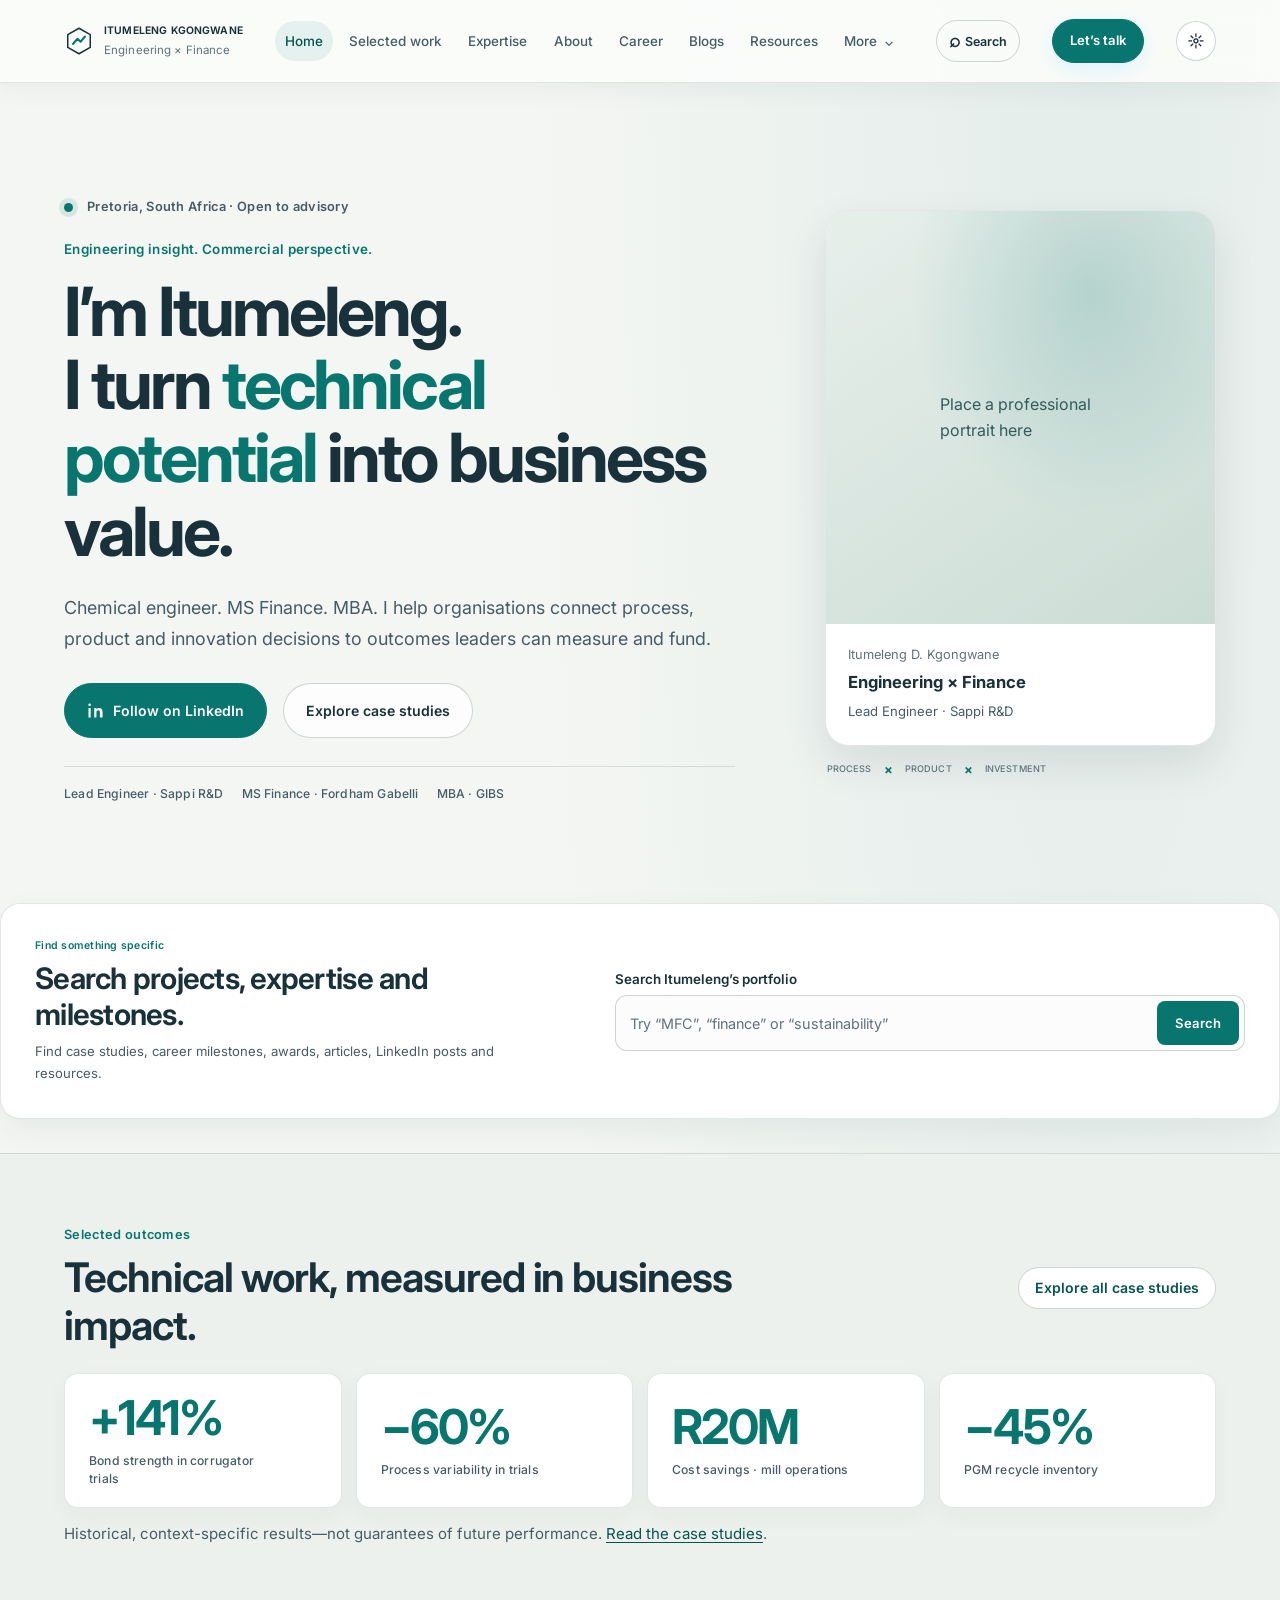
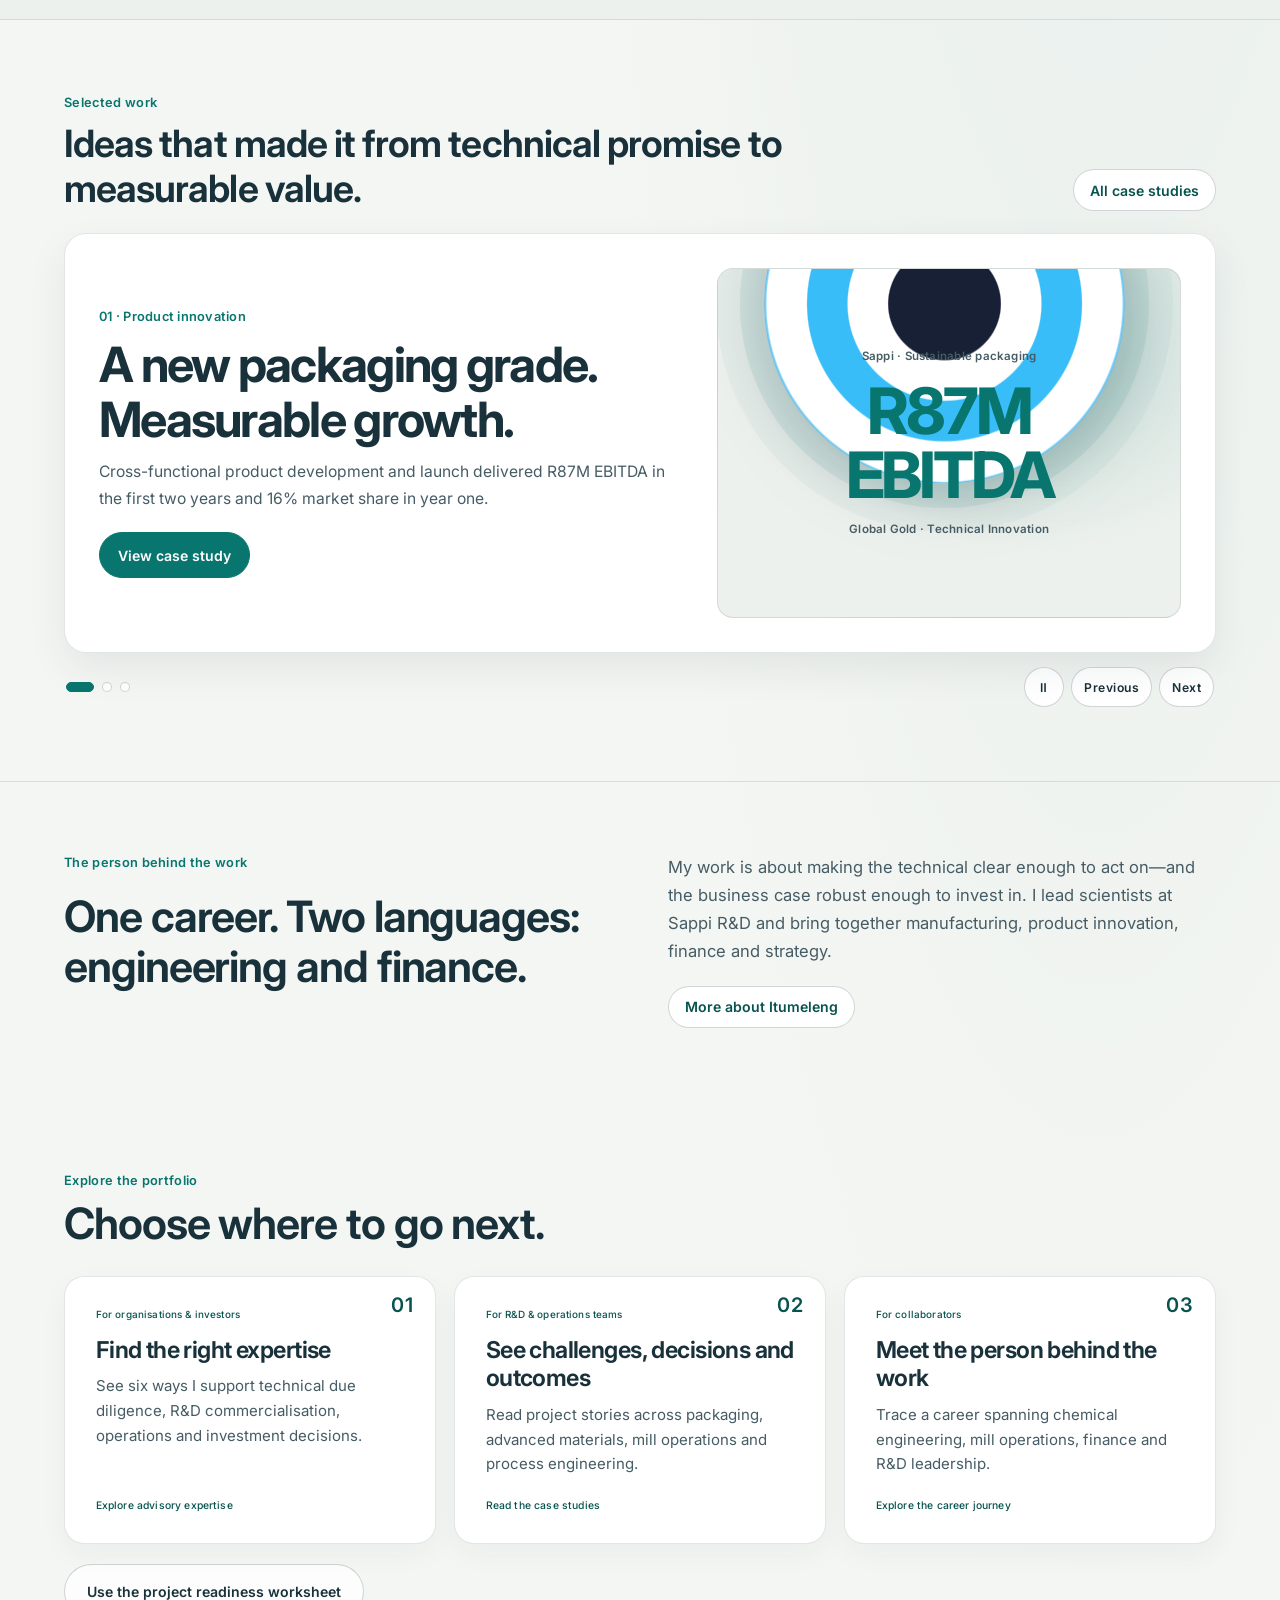
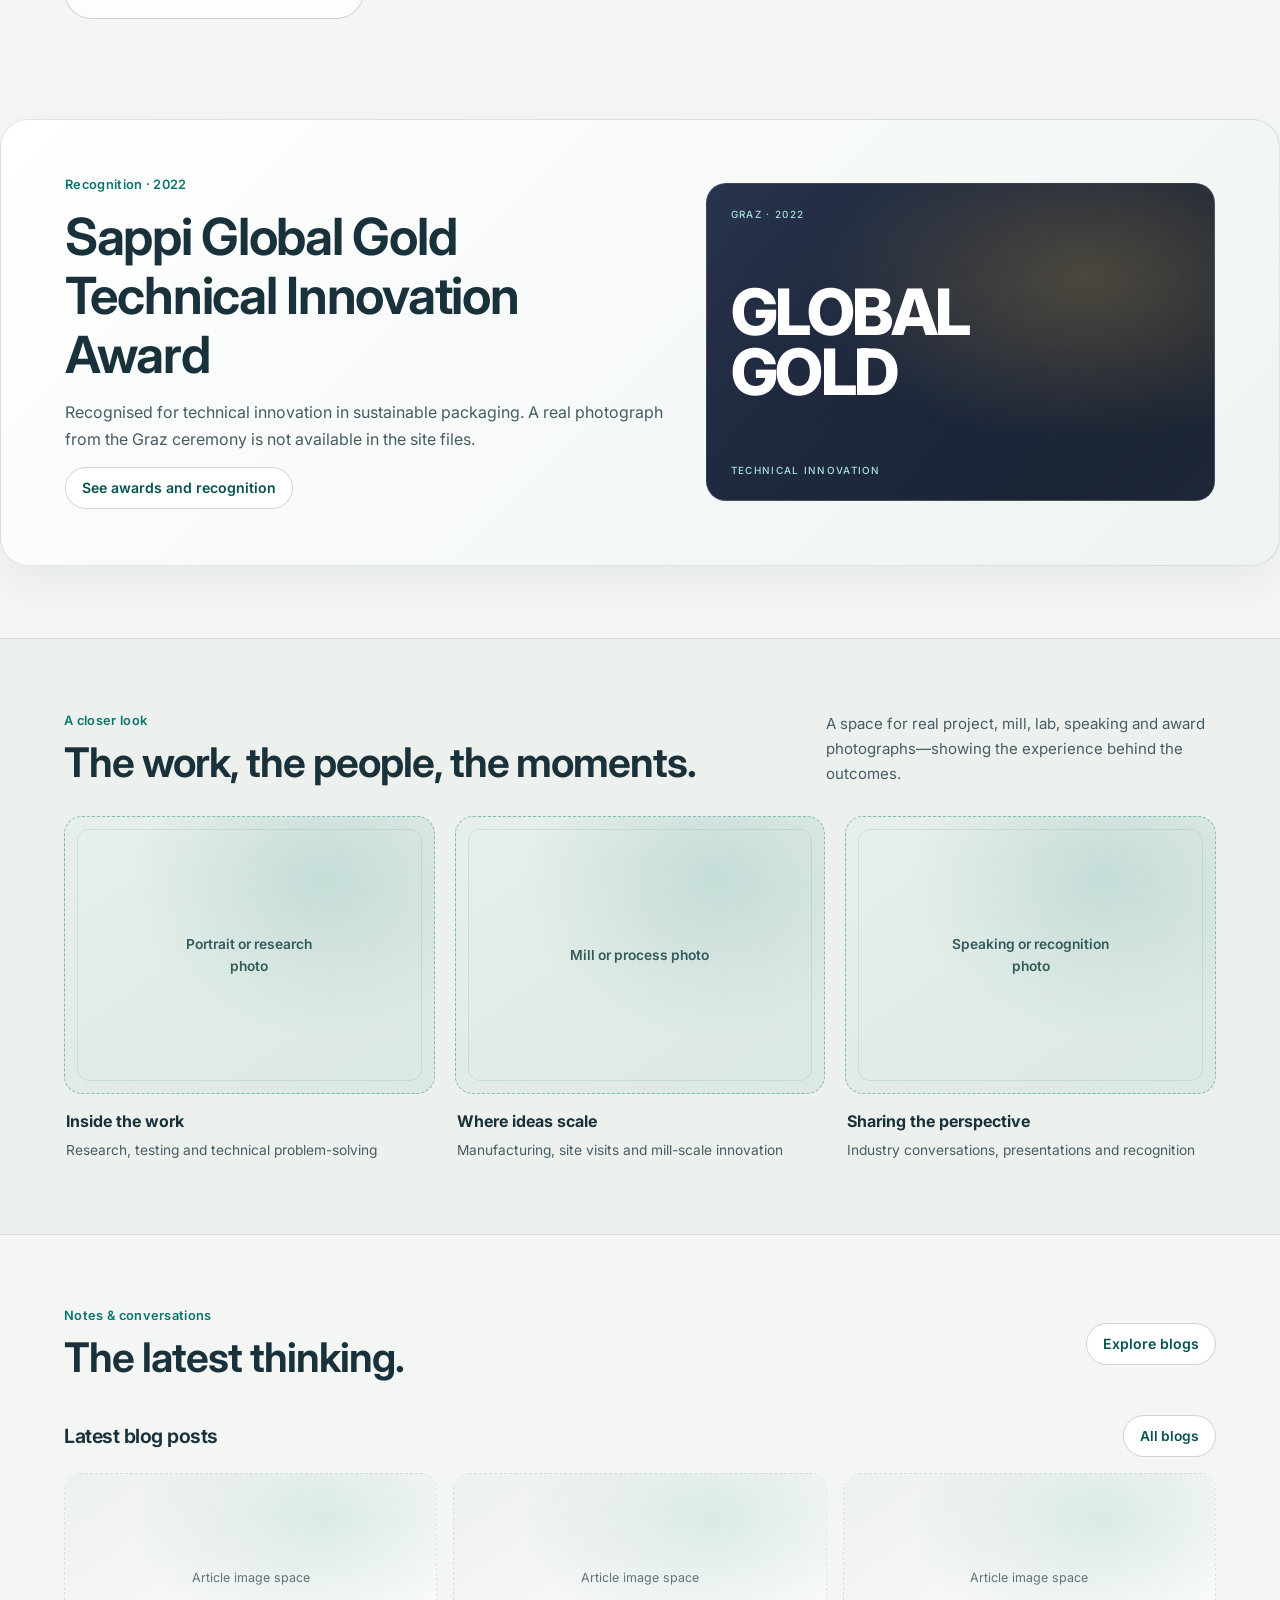
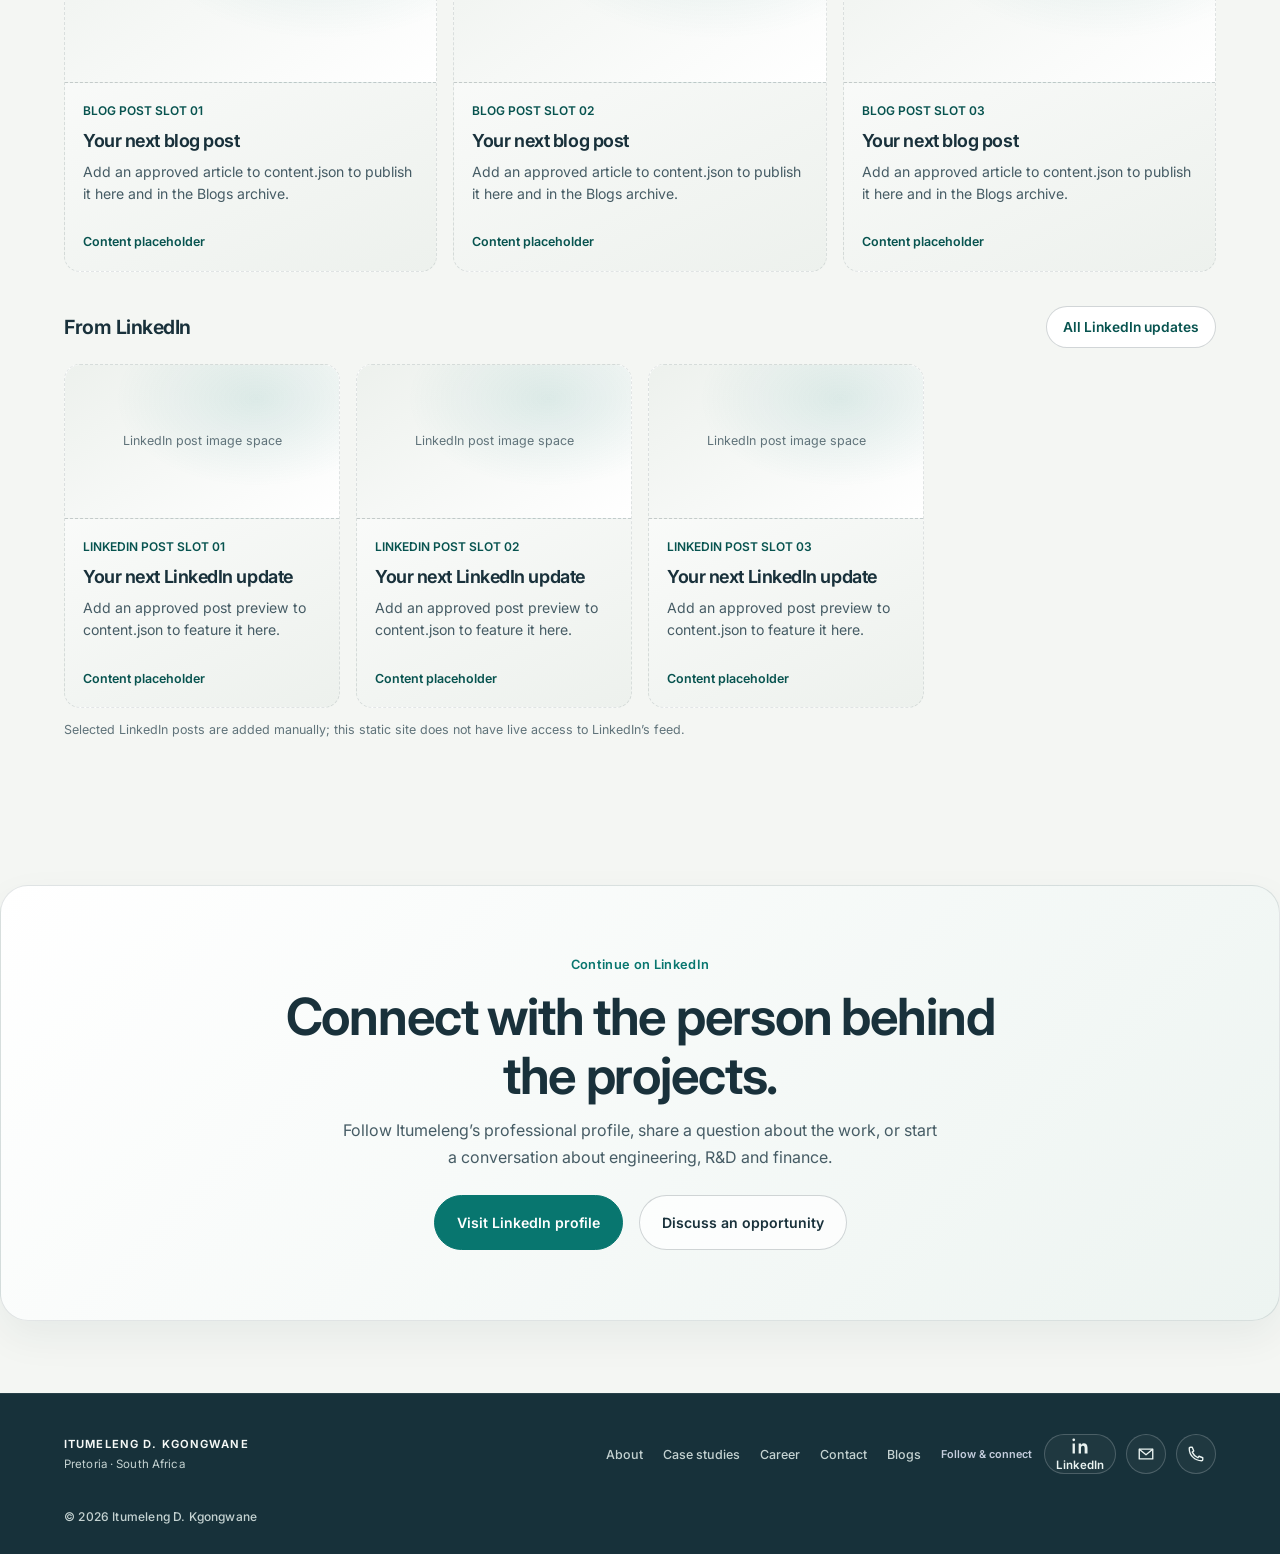
<file: index.html>
<!doctype html>
<html lang="en">
<head>
<meta charset="utf-8">
<meta name="viewport" content="width=device-width,initial-scale=1">
<meta name="description" content="Explore Itumeleng D. Kgongwane’s engineering and finance experience, selected project outcomes, advisory expertise and professional profile.">
<meta property="og:title" content="Itumeleng D. Kgongwane | Engineering × Finance"><meta property="og:description" content="Explore Itumeleng D. Kgongwane’s engineering and finance experience, selected project outcomes, advisory expertise and professional profile."><meta property="og:type" content="website">
<title>Itumeleng D. Kgongwane | Engineering × Finance</title>
<link rel="preconnect" href="https://fonts.googleapis.com">
<link rel="preconnect" href="https://fonts.gstatic.com" crossorigin>
<link href="https://fonts.googleapis.com/css2?family=Inter:wght@400;500;600;700&display=swap" rel="stylesheet">
<script src="theme.js"></script>
<link rel="stylesheet" href="style.css">
</head>
<body>
<a class="skip-link" href="#main">Skip to content</a>
<header class="nav"><div class="wrap">
  <a class="brand" href="index.html" aria-label="Itumeleng Kgongwane home">
    <svg class="logo" viewBox="0 0 40 40" fill="none" aria-hidden="true"><path d="M20 3L35 11.5V28.5L20 37L5 28.5V11.5Z" stroke="#fff" stroke-width="2" stroke-linejoin="round"/><path d="M12 24L18 17L22 21L28 14" stroke="#38bdf8" stroke-width="2.6" stroke-linecap="round" stroke-linejoin="round"/></svg>
    <span><b>ITUMELENG KGONGWANE</b><small>Engineering × Finance</small></span>
</a>
  <button class="menu-btn" type="button" aria-label="Open menu" aria-expanded="false" aria-controls="main-navigation">Menu</button>
  <nav class="links" id="main-navigation" aria-label="Main navigation"><a class="active" aria-current="page" href="index.html">Home</a><a href="work.html">Selected work</a><a href="expertise.html">Expertise</a><a href="about.html">About</a><a href="career.html">Career</a><a href="blogs.html">Blogs</a><a href="resources.html">Resources</a><details class="nav-more"><summary>More</summary><div class="nav-more-links"><a href="insights.html">LinkedIn</a><a href="awards.html">Awards</a></div></details></nav><a class="nav-search" href="search.html" aria-label="Search the portfolio"><span class="nav-search-icon" aria-hidden="true">⌕</span><span>Search</span></a>
  <a class="btn primary nav-cta" href="contact.html"><span>Let’s talk</span></a>
</div></header>
<main id="main">
  <section class="home-hero">
    <div class="wrap home-hero-grid">
      <div class="home-intro">
        <div class="kicker"><i class="dot"></i>Pretoria, South Africa · Open to advisory</div>
        <p class="hero-overline">Engineering insight. Commercial perspective.</p>
        <h1>I’m Itumeleng.<br>I turn <span class="cy">technical potential</span> into business value.</h1>
        <p class="lead">Chemical engineer. MS Finance. MBA. I help organisations connect process, product and innovation decisions to outcomes leaders can measure and fund.</p>
        <div class="btn-row"><a class="btn primary home-follow-link" href="https://www.linkedin.com/in/itumelengidk/" target="_blank" rel="noopener noreferrer"><svg viewBox="0 0 24 24" aria-hidden="true"><path d="M5.2 8.6H2.1V22h3.1V8.6ZM3.65 2A1.8 1.8 0 1 0 3.7 5.6 1.8 1.8 0 0 0 3.65 2ZM22 14.3c0-4-2.1-5.9-4.9-5.9a4.2 4.2 0 0 0-3.8 2.1V8.6h-3.1V22h3.1v-6.6c0-1.8.35-3.6 2.6-3.6s2.3 2.1 2.3 3.7V22H22v-7.7Z"/></svg>Follow on LinkedIn</a><a class="btn ghost" href="work.html">Explore case studies</a></div>
        <div class="quick-credentials"><span>Lead Engineer · Sappi R&amp;D</span><span>MS Finance · Fordham Gabelli</span><span>MBA · GIBS</span></div>
      </div>
      <aside class="home-visual" aria-label="Professional snapshot">
        <figure class="owner-portrait"><div class="owner-photo-space" role="img" aria-label="Portrait placeholder: add a professional photograph of Itumeleng"><span>Place a professional portrait here</span></div><figcaption><span>Itumeleng D. Kgongwane</span><b>Engineering × Finance</b><small>Lead Engineer · Sappi R&amp;D</small></figcaption></figure>
        <div class="visual-caption"><span>PROCESS</span><b>×</b><span>PRODUCT</span><b>×</b><span>INVESTMENT</span></div>
      </aside>
    </div>
  </section>

  <section class="home-search-section" aria-label="Search the portfolio">
    <div class="wrap search-card home-search-card">
      <div>
        <div class="eyebrow">Find something specific</div>
        <h2>Search projects, expertise and milestones.</h2>
        <p>Find case studies, career milestones, awards, articles, LinkedIn posts and resources.</p>
      </div>
      <form class="site-search" action="search.html" method="get" role="search">
        <label for="home-site-search-input">Search Itumeleng’s portfolio</label>
        <div class="site-search-control">
          <input id="home-site-search-input" type="search" name="q" placeholder="Try “MFC”, “finance” or “sustainability”">
          <button type="submit">Search</button>
        </div>
      </form>
    </div>
  </section>

  <section class="home-proof">
    <div class="wrap">
      <div class="section-heading-row"><div><div class="eyebrow">Selected outcomes</div><h2>Technical work, measured in business impact.</h2></div><a class="text-link" href="work.html">Explore all case studies</a></div>
      <div class="home-metrics"><article><strong>+141%</strong><span>Bond strength in corrugator trials</span></article><article><strong>−60%</strong><span>Process variability in trials</span></article><article><strong>R20M</strong><span>Cost savings · mill operations</span></article><article><strong>−45%</strong><span>PGM recycle inventory</span></article></div>
      <p class="small-note">Historical, context-specific results—not guarantees of future performance. <a href="work.html">Read the case studies</a>.</p>
    </div>
  </section>

  <section class="featured-carousel content-carousel" aria-label="Featured work" aria-roledescription="carousel" tabindex="0">
    <div class="wrap">
      <div class="carousel-heading"><div><div class="eyebrow">Selected work</div><h2>Ideas that made it from technical promise to measurable value.</h2></div><a class="text-link" href="work.html">All case studies</a></div>
      <div class="carousel-stage" aria-live="off">
        <article class="carousel-slide" role="group" aria-roledescription="slide" aria-label="1 of 3">
          <div class="carousel-copy"><div class="eyebrow">01 · Product innovation</div><h3>A new packaging grade.<br>Measurable growth.</h3><p>Cross-functional product development and launch delivered R87M EBITDA in the first two years and 16% market share in year one.</p><a class="featured-action" href="work.html#case-packaging">View case study</a></div>
          <div class="carousel-art art-award" aria-hidden="true"><span class="art-label">Sappi · Sustainable packaging</span><strong>R87M<br>EBITDA</strong><span class="art-mark">Global Gold · Technical Innovation</span></div>
        </article>
        <article class="carousel-slide" role="group" aria-roledescription="slide" aria-label="2 of 3" hidden>
          <div class="carousel-copy"><div class="eyebrow">02 · Advanced materials</div><h3>From promising material<br>to mill-scale opportunity.</h3><p>Explore the technical and commercial work to scale microfibrillated cellulose from bagasse pulp at Stanger Mill.</p><a class="featured-action" href="work.html#case-mfc">View case study</a></div>
          <div class="carousel-art art-mfc" aria-hidden="true"><span class="art-label">Bagasse pulp · Mill scale-up</span><strong>R203M<br>NPV</strong><span class="art-mark">R24M EBITDA · per year</span></div>
        </article>
        <article class="carousel-slide" role="group" aria-roledescription="slide" aria-label="3 of 3" hidden>
          <div class="carousel-copy"><div class="eyebrow">03 · Operational improvement</div><h3>Better mill performance.<br>Measured in value.</h3><p>Filler chemistry reduced fibre costs while daily process visibility helped bring mill water use from 15 to 9 ML/day.</p><a class="featured-action" href="work.html#case-filler-water">View case study</a></div>
          <div class="carousel-art art-journal" aria-hidden="true"><span class="art-label">Mill operations · Water efficiency</span><strong>R20M<br>SAVED</strong><span class="art-mark">15 → 9 ML/day water use</span></div>
        </article>
      </div>
      <div class="carousel-toolbar">
        <div class="carousel-pagination" role="group" aria-label="Choose a featured item">
          <button class="carousel-dot" type="button" data-carousel-dot="0" aria-label="Show item 1: Sustainable packaging" aria-current="true"></button>
          <button class="carousel-dot" type="button" data-carousel-dot="1" aria-label="Show item 2: MFC scale-up"></button>
          <button class="carousel-dot" type="button" data-carousel-dot="2" aria-label="Show item 3: Mill water and cost savings"></button>
        </div>
        <div class="carousel-controls">
          <button class="carousel-toggle" type="button" data-carousel-toggle aria-label="Pause slideshow" aria-pressed="false">Ⅱ</button>
          <button class="carousel-arrow" type="button" data-carousel-prev aria-label="Previous featured item">Previous</button>
          <button class="carousel-arrow" type="button" data-carousel-next aria-label="Next featured item">Next</button>
        </div>
      </div>
      <p class="visually-hidden" data-carousel-status aria-live="polite"></p>
    </div>
  </section>

  <section class="home-about-teaser">
    <div class="wrap about-teaser-grid"><div><div class="eyebrow">The person behind the work</div><h2>One career. Two languages: engineering and finance.</h2></div><div><p>My work is about making the technical clear enough to act on—and the business case robust enough to invest in. I lead scientists at Sappi R&amp;D and bring together manufacturing, product innovation, finance and strategy.</p><a class="text-link" href="about.html">More about Itumeleng</a></div></div>
  </section>

  <section class="home-paths">
    <div class="wrap">
      <div class="eyebrow">Explore the portfolio</div><h2>Choose where to go next.</h2>
      <div class="path-grid">
        <a class="path-card" href="expertise.html"><span class="path-number">01</span><span class="path-label">For organisations &amp; investors</span><h3>Find the right expertise</h3><p>See six ways I support technical due diligence, R&amp;D commercialisation, operations and investment decisions.</p><span class="card-link">Explore advisory expertise</span></a>
        <a class="path-card" href="work.html"><span class="path-number">02</span><span class="path-label">For R&amp;D &amp; operations teams</span><h3>See challenges, decisions and outcomes</h3><p>Read project stories across packaging, advanced materials, mill operations and process engineering.</p><span class="card-link">Read the case studies</span></a>
        <a class="path-card" href="career.html"><span class="path-number">03</span><span class="path-label">For collaborators</span><h3>Meet the person behind the work</h3><p>Trace a career spanning chemical engineering, mill operations, finance and R&amp;D leadership.</p><span class="card-link">Explore the career journey</span></a>
      </div>
      <div class="home-path-actions">
        <a class="btn ghost resource-home-link" href="resources.html">Use the project readiness worksheet</a>
      </div>
    </div>
  </section>

  <section class="home-highlight">
    <div class="wrap highlight-panel">
      <div><div class="eyebrow">Recognition · 2022</div><h2>Sappi Global Gold Technical Innovation Award</h2><p>Recognised for technical innovation in sustainable packaging. A real photograph from the Graz ceremony is not available in the site files.</p><a class="text-link" href="awards.html">See awards and recognition</a></div>
      <div class="highlight-art" role="img" aria-label="Graphic tribute to the 2022 Sappi Global Gold award; ceremony photography is not available"><span>GRAZ · 2022</span><strong>GLOBAL<br>GOLD</strong><small>TECHNICAL INNOVATION</small></div>
    </div>
  </section>

  <section class="home-showcase page-section-alt" aria-labelledby="showcase-title">
    <div class="wrap">
      <div class="section-heading-row"><div><div class="eyebrow">A closer look</div><h2 id="showcase-title">The work, the people, the moments.</h2></div><p class="showcase-intro">A space for real project, mill, lab, speaking and award photographs—showing the experience behind the outcomes.</p></div>
      <div class="photo-showcase">
        <figure><div class="photo-slot photo-slot-lab" role="img" aria-label="Photograph placeholder: Itumeleng at work in a laboratory or research setting"><span>Portrait or research photo</span></div><figcaption><b>Inside the work</b><span>Research, testing and technical problem-solving</span></figcaption></figure>
        <figure><div class="photo-slot photo-slot-mill" role="img" aria-label="Photograph placeholder: mill, manufacturing site or process equipment"><span>Mill or process photo</span></div><figcaption><b>Where ideas scale</b><span>Manufacturing, site visits and mill-scale innovation</span></figcaption></figure>
        <figure><div class="photo-slot photo-slot-stage" role="img" aria-label="Photograph placeholder: Itumeleng speaking, presenting or receiving recognition"><span>Speaking or recognition photo</span></div><figcaption><b>Sharing the perspective</b><span>Industry conversations, presentations and recognition</span></figcaption></figure>
      </div>
    </div>
  </section>

  <section class="home-updates" aria-labelledby="updates-title">
    <div class="wrap">
      <div class="section-heading-row"><div><div class="eyebrow">Notes &amp; conversations</div><h2 id="updates-title">The latest thinking.</h2></div><a class="text-link" href="blogs.html">Explore blogs</a></div>
      <div class="updates-group"><div class="updates-group-heading"><h3>Latest blog posts</h3><a class="text-link" href="blogs.html">All blogs</a></div><div class="content-card-grid" data-articles data-limit="3" data-placeholder-count="3"><p class="content-empty">Loading blog posts…</p></div><p class="content-error" data-content-error hidden>Blog posts could not be loaded. Please visit the Blogs page or try again later.</p></div>
      <div class="updates-group"><div class="updates-group-heading"><h3>From LinkedIn</h3><a class="text-link" href="insights.html">All LinkedIn updates</a></div><div class="content-card-grid linkedin-card-grid" data-linkedin-posts data-limit="3" data-placeholder-count="3"><p class="content-empty">Loading LinkedIn posts…</p></div><p class="content-error" data-content-error hidden>LinkedIn previews could not be loaded. Visit Itumeleng’s LinkedIn page for the latest posts.</p><p class="updates-note">Selected LinkedIn posts are added manually; this static site does not have live access to LinkedIn’s feed.</p></div>
    </div>
  </section>

  <section class="home-cta"><div class="wrap cta-panel"><div class="eyebrow">Continue on LinkedIn</div><h2>Connect with the person behind the projects.</h2><p>Follow Itumeleng’s professional profile, share a question about the work, or start a conversation about engineering, R&amp;D and finance.</p><div class="btn-row home-social-actions"><a class="btn primary" href="https://www.linkedin.com/in/itumelengidk/" target="_blank" rel="noopener noreferrer">Visit LinkedIn profile</a><a class="btn ghost" href="contact.html">Discuss an opportunity</a></div></div></section>
</main>
<footer><div class="wrap footer-inner"><a class="brand" href="index.html"><span><b>ITUMELENG D. KGONGWANE</b><small>Pretoria · South Africa</small></span></a><nav aria-label="Footer navigation"><a href="about.html">About</a><a href="work.html">Case studies</a><a href="career.html">Career</a><a href="contact.html">Contact</a><a href="blogs.html">Blogs</a></nav><div class="footer-social" aria-label="Contact Itumeleng">
<a href="https://www.linkedin.com/in/itumelengidk/" target="_blank" rel="noopener noreferrer" aria-label="LinkedIn profile"><svg viewBox="0 0 24 24" aria-hidden="true"><path d="M5.2 8.6H2.1V22h3.1V8.6ZM3.65 2A1.8 1.8 0 1 0 3.7 5.6 1.8 1.8 0 0 0 3.65 2ZM22 14.3c0-4-2.1-5.9-4.9-5.9a4.2 4.2 0 0 0-3.8 2.1V8.6h-3.1V22h3.1v-6.6c0-1.8.35-3.6 2.6-3.6s2.3 2.1 2.3 3.7V22H22v-7.7Z"/></svg></a>
<a href="mailto:kgongwane@icloud.com" aria-label="Send an email"><svg viewBox="0 0 24 24" aria-hidden="true"><path d="M3 5.5h18v13H3z"/><path d="m3.5 6 8.5 7 8.5-7"/></svg></a>
<a href="tel:+27829730324" aria-label="Call Itumeleng"><svg viewBox="0 0 24 24" aria-hidden="true"><path d="M7 3H4.5A1.5 1.5 0 0 0 3 4.5C3 13.6 10.4 21 19.5 21a1.5 1.5 0 0 0 1.5-1.5V17l-5-2-1.5 2a14 14 0 0 1-7.5-7.5L9 8 7 3Z"/></svg></a>
</div><span class="copyright">© 2026 Itumeleng D. Kgongwane</span></div></footer>
<script src="script.js"></script>
<script src="content.js"></script>
<script src="site.js"></script>
</body>
</html>
</file>
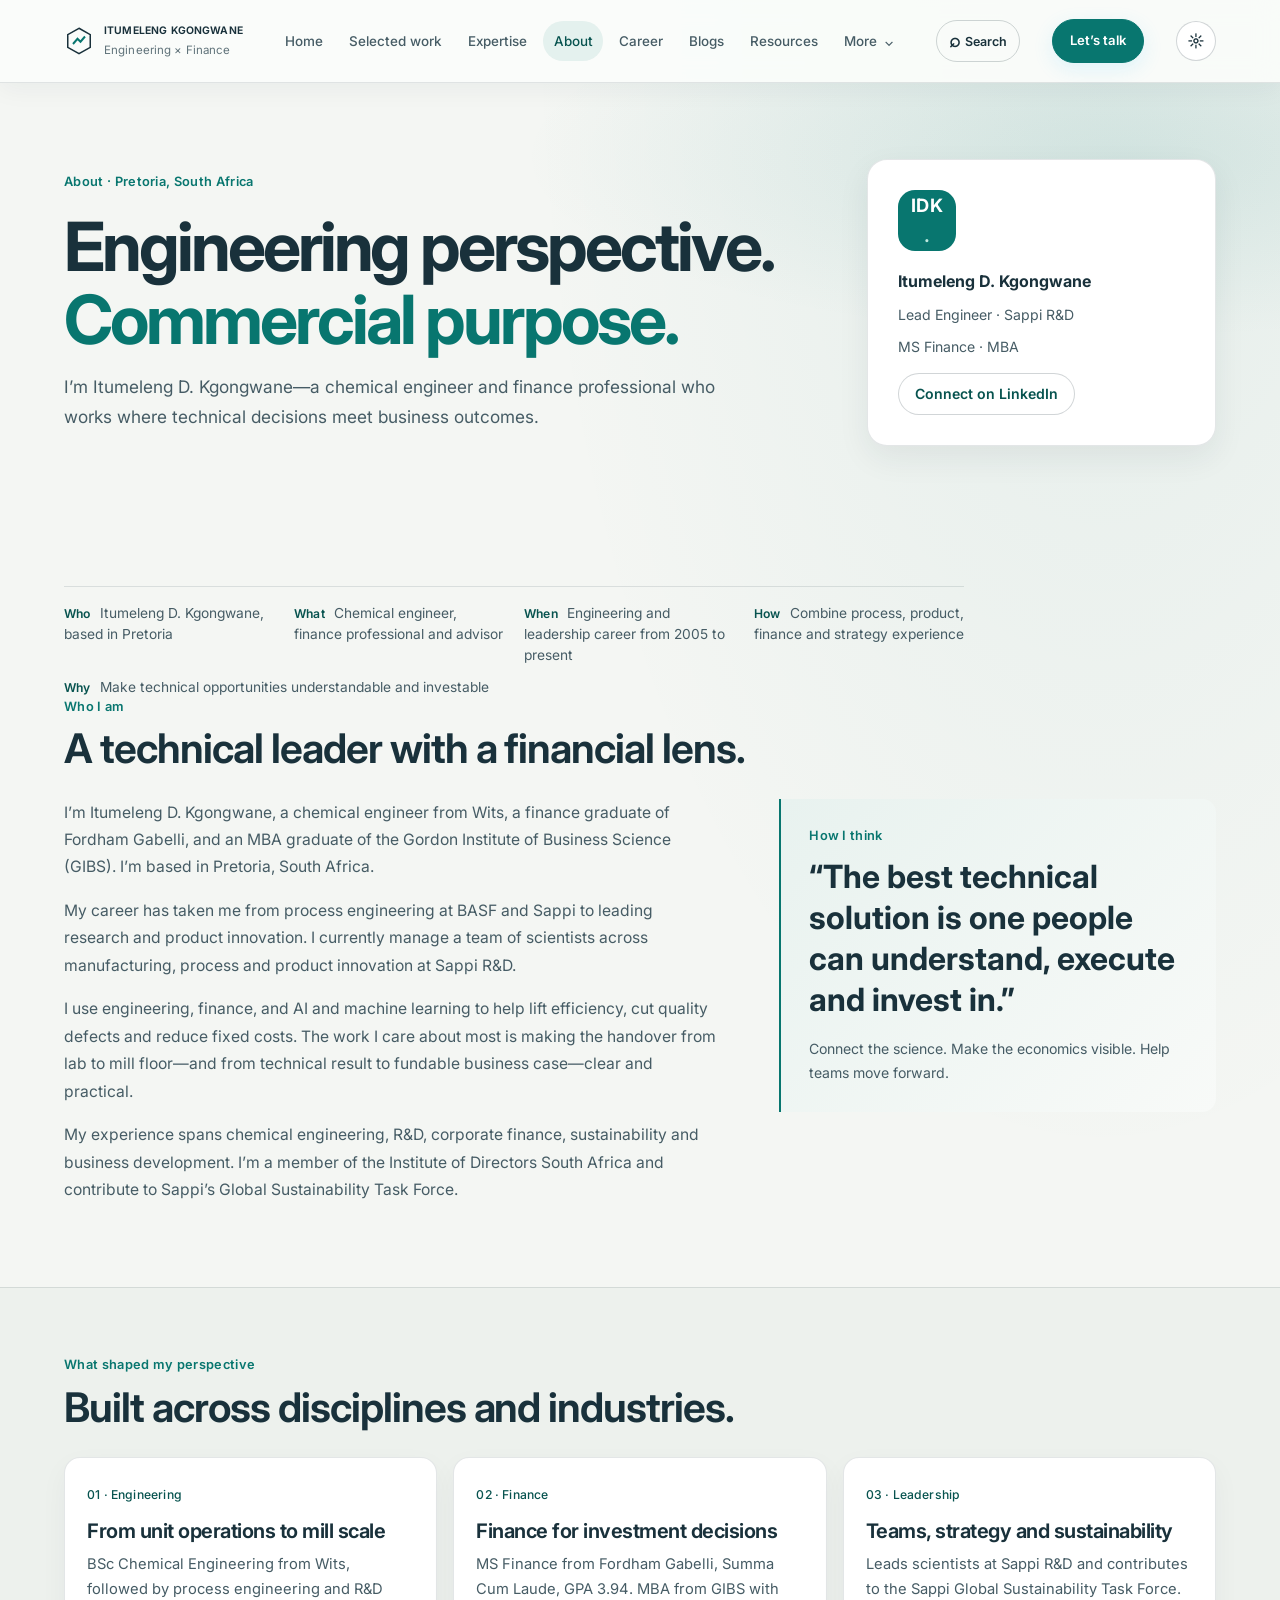
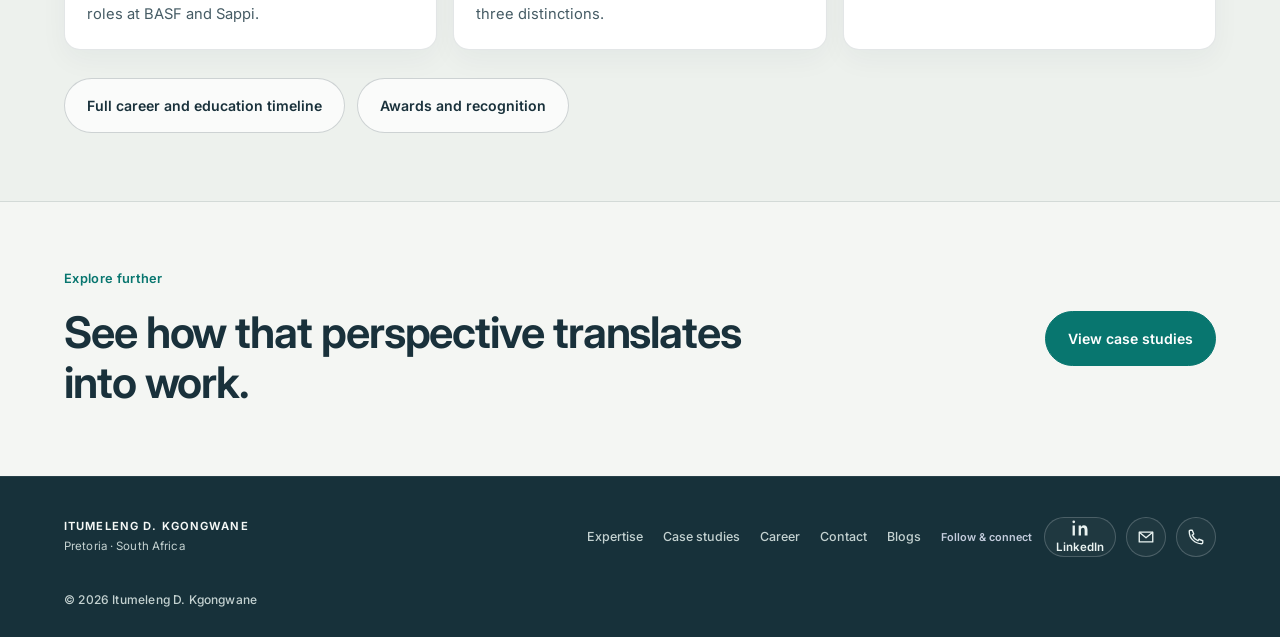
<file: about.html>
<!doctype html>
<html lang="en">
<head>
<meta charset="utf-8"><meta name="viewport" content="width=device-width,initial-scale=1">
<meta name="description" content="Learn about Itumeleng D. Kgongwane, his chemical engineering and finance background, and how he approaches turning technical work into business value.">
<meta property="og:title" content="About Itumeleng | Itumeleng Kgongwane"><meta property="og:description" content="Learn about Itumeleng D. Kgongwane, his chemical engineering and finance background, and how he approaches turning technical work into business value."><meta property="og:type" content="website">
<title>About Itumeleng | Itumeleng Kgongwane</title>
<script type="application/ld+json">
{
  "@context": "https://schema.org",
  "@type": "ProfilePage",
  "mainEntity": {
    "@type": "Person",
    "name": "Itumeleng D. Kgongwane",
    "description": "Chemical engineer and finance professional working where technical decisions meet business outcomes.",
    "jobTitle": "Lead Engineer",
    "worksFor": {
      "@type": "Organization",
      "name": "Sappi"
    },
    "sameAs": [
      "https://www.linkedin.com/in/itumelengidk/"
    ],
    "alumniOf": [
      {
        "@type": "EducationalOrganization",
        "name": "University of the Witwatersrand"
      },
      {
        "@type": "EducationalOrganization",
        "name": "Fordham University, Gabelli School of Business"
      },
      {
        "@type": "EducationalOrganization",
        "name": "Gordon Institute of Business Science"
      }
    ]
  }
}
</script>
<link rel="preconnect" href="https://fonts.googleapis.com"><link rel="preconnect" href="https://fonts.gstatic.com" crossorigin>
<link href="https://fonts.googleapis.com/css2?family=Inter:wght@400;500;600;700&display=swap" rel="stylesheet"><script src="theme.js"></script><link rel="stylesheet" href="style.css">
</head>
<body><a class="skip-link" href="#main">Skip to content</a>
<header class="nav"><div class="wrap"><a class="brand" href="index.html"><svg class="logo" viewBox="0 0 40 40" fill="none" aria-hidden="true"><path d="M20 3L35 11.5V28.5L20 37L5 28.5V11.5Z" stroke="#fff" stroke-width="2"/><path d="M12 24L18 17L22 21L28 14" stroke="#38bdf8" stroke-width="2.6"/></svg><span><b>ITUMELENG KGONGWANE</b><small>Engineering × Finance</small></span></a><button class="menu-btn" type="button" aria-label="Open menu" aria-expanded="false" aria-controls="main-navigation">Menu</button><nav class="links" id="main-navigation" aria-label="Main navigation"><a href="index.html">Home</a><a href="work.html">Selected work</a><a href="expertise.html">Expertise</a><a class="active" aria-current="page" href="about.html">About</a><a href="career.html">Career</a><a href="blogs.html">Blogs</a><a href="resources.html">Resources</a><details class="nav-more"><summary>More</summary><div class="nav-more-links"><a href="insights.html">LinkedIn</a><a href="awards.html">Awards</a></div></details></nav><a class="nav-search" href="search.html" aria-label="Search the portfolio"><span class="nav-search-icon" aria-hidden="true">⌕</span><span>Search</span></a><a class="btn primary nav-cta" href="contact.html"><span>Let’s talk</span></a></div></header>
<main id="main" class="subpage">
  <section class="page-hero"><div class="wrap page-hero-grid"><div><div class="eyebrow">About · Pretoria, South Africa</div><h1>Engineering perspective.<br><span class="cy">Commercial purpose.</span></h1><p class="lead">I’m Itumeleng D. Kgongwane—a chemical engineer and finance professional who works where technical decisions meet business outcomes.</p></div><aside class="page-identity"><div class="identity-monogram">IDK<span>.</span></div><b>Itumeleng D. Kgongwane</b><span>Lead Engineer · Sappi R&amp;D</span><span>MS Finance · MBA</span><a class="text-link" href="https://www.linkedin.com/in/itumelengidk/" target="_blank" rel="noopener noreferrer">Connect on LinkedIn</a></aside></div></section>
  <section class="page-section"><div class="wrap">
    <div class="page-facts"><span><b>Who</b> Itumeleng D. Kgongwane, based in Pretoria</span><span><b>What</b> Chemical engineer, finance professional and advisor</span><span><b>When</b> Engineering and leadership career from 2005 to present</span><span><b>How</b> Combine process, product, finance and strategy experience</span><span><b>Why</b> Make technical opportunities understandable and investable</span></div>
    <div class="content-heading"><div class="eyebrow">Who I am</div><h2>A technical leader with a financial lens.</h2></div>
    <div class="story-grid"><div class="story-copy"><p>I’m Itumeleng D. Kgongwane, a chemical engineer from Wits, a finance graduate of Fordham Gabelli, and an MBA graduate of the Gordon Institute of Business Science (GIBS). I’m based in Pretoria, South Africa.</p><p>My career has taken me from process engineering at BASF and Sappi to leading research and product innovation. I currently manage a team of scientists across manufacturing, process and product innovation at Sappi R&amp;D.</p><p>I use engineering, finance, and AI and machine learning to help lift efficiency, cut quality defects and reduce fixed costs. The work I care about most is making the handover from lab to mill floor—and from technical result to fundable business case—clear and practical.</p><p>My experience spans chemical engineering, R&amp;D, corporate finance, sustainability and business development. I’m a member of the Institute of Directors South Africa and contribute to Sappi’s Global Sustainability Task Force.</p></div><aside class="principle-card"><div class="eyebrow">How I think</div><blockquote>“The best technical solution is one people can understand, execute and invest in.”</blockquote><p>Connect the science. Make the economics visible. Help teams move forward.</p></aside></div>
  </div></section>
  <section class="page-section page-section-alt"><div class="wrap"><div class="content-heading"><div class="eyebrow">What shaped my perspective</div><h2>Built across disciplines and industries.</h2></div><div class="credential-grid"><article><span>01 · Engineering</span><h3>From unit operations to mill scale</h3><p>BSc Chemical Engineering from Wits, followed by process engineering and R&amp;D roles at BASF and Sappi.</p></article><article><span>02 · Finance</span><h3>Finance for investment decisions</h3><p>MS Finance from Fordham Gabelli, Summa Cum Laude, GPA 3.94. MBA from GIBS with three distinctions.</p></article><article><span>03 · Leadership</span><h3>Teams, strategy and sustainability</h3><p>Leads scientists at Sappi R&amp;D and contributes to the Sappi Global Sustainability Task Force.</p></article></div>
    <div class="related-destinations"><a class="btn ghost" href="career.html">Full career and education timeline</a><a class="btn ghost" href="awards.html">Awards and recognition</a></div>
  </div></section>
  <section class="page-section"><div class="wrap page-next"><div><div class="eyebrow">Explore further</div><h2>See how that perspective translates into work.</h2></div><a class="btn primary" href="work.html">View case studies</a></div></section>
</main>
<footer><div class="wrap footer-inner"><a class="brand" href="index.html"><span><b>ITUMELENG D. KGONGWANE</b><small>Pretoria · South Africa</small></span></a><nav aria-label="Footer navigation"><a href="expertise.html">Expertise</a><a href="work.html">Case studies</a><a href="career.html">Career</a><a href="contact.html">Contact</a><a href="blogs.html">Blogs</a></nav><div class="footer-social" aria-label="Contact Itumeleng">
<a href="https://www.linkedin.com/in/itumelengidk/" target="_blank" rel="noopener noreferrer" aria-label="LinkedIn profile"><svg viewBox="0 0 24 24" aria-hidden="true"><path d="M5.2 8.6H2.1V22h3.1V8.6ZM3.65 2A1.8 1.8 0 1 0 3.7 5.6 1.8 1.8 0 0 0 3.65 2ZM22 14.3c0-4-2.1-5.9-4.9-5.9a4.2 4.2 0 0 0-3.8 2.1V8.6h-3.1V22h3.1v-6.6c0-1.8.35-3.6 2.6-3.6s2.3 2.1 2.3 3.7V22H22v-7.7Z"/></svg></a>
<a href="mailto:kgongwane@icloud.com" aria-label="Send an email"><svg viewBox="0 0 24 24" aria-hidden="true"><path d="M3 5.5h18v13H3z"/><path d="m3.5 6 8.5 7 8.5-7"/></svg></a>
<a href="tel:+27829730324" aria-label="Call Itumeleng"><svg viewBox="0 0 24 24" aria-hidden="true"><path d="M7 3H4.5A1.5 1.5 0 0 0 3 4.5C3 13.6 10.4 21 19.5 21a1.5 1.5 0 0 0 1.5-1.5V17l-5-2-1.5 2a14 14 0 0 1-7.5-7.5L9 8 7 3Z"/></svg></a>
</div><span class="copyright">© 2026 Itumeleng D. Kgongwane</span></div></footer><script src="script.js"></script>
<script src="site.js"></script>
</body></html>
</file>
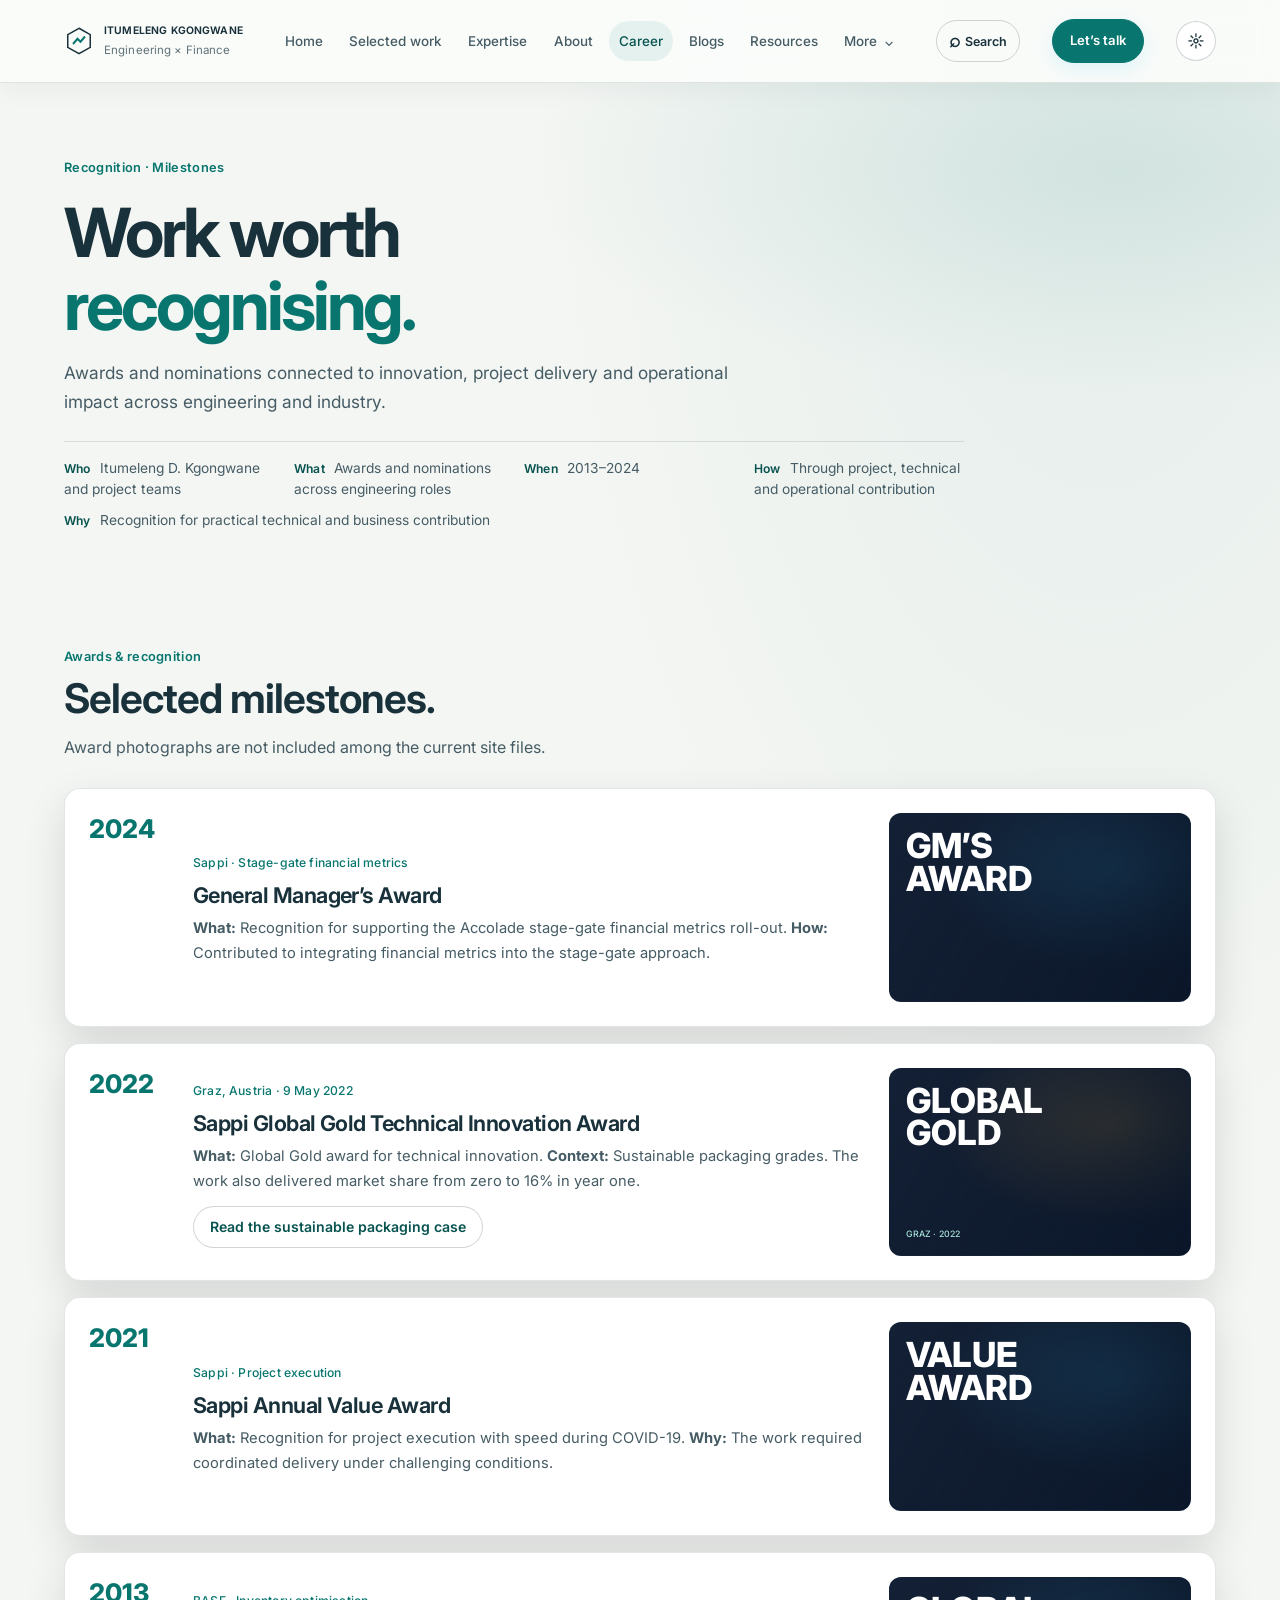
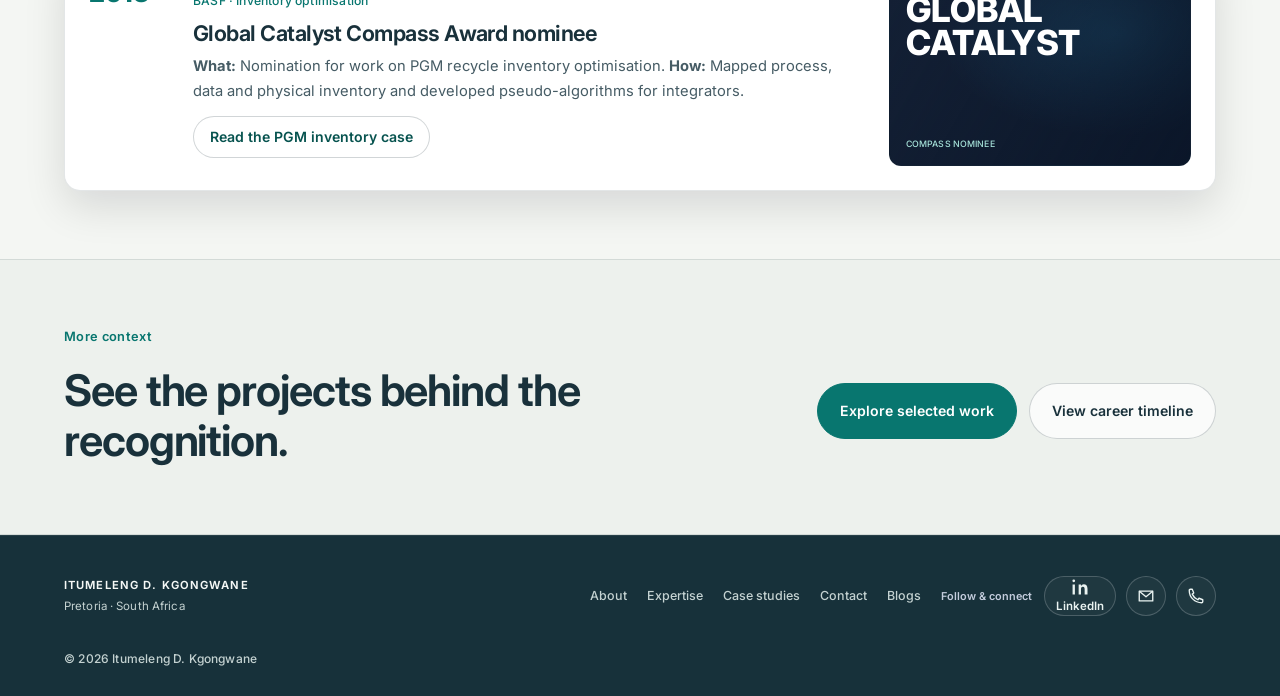
<file: awards.html>
<!doctype html>
<html lang="en"><head>
<meta charset="utf-8"><meta name="viewport" content="width=device-width,initial-scale=1"><meta name="description" content="Awards and recognition earned across Itumeleng D. Kgongwane's engineering, innovation and operational career.">
<meta property="og:title" content="Awards | Itumeleng Kgongwane"><meta property="og:description" content="Awards and recognition earned across Itumeleng D. Kgongwane's engineering, innovation and operational career."><meta property="og:type" content="website">
<title>Awards | Itumeleng Kgongwane</title><link rel="preconnect" href="https://fonts.googleapis.com"><link rel="preconnect" href="https://fonts.gstatic.com" crossorigin><link href="https://fonts.googleapis.com/css2?family=Inter:wght@400;500;600;700&display=swap" rel="stylesheet"><script src="theme.js"></script><link rel="stylesheet" href="style.css">
</head><body><a class="skip-link" href="#main">Skip to content</a>
<header class="nav"><div class="wrap"><a class="brand" href="index.html"><svg class="logo" viewBox="0 0 40 40" fill="none" aria-hidden="true"><path d="M20 3L35 11.5V28.5L20 37L5 28.5V11.5Z" stroke="#fff" stroke-width="2"/><path d="M12 24L18 17L22 21L28 14" stroke="#38bdf8" stroke-width="2.6"/></svg><span><b>ITUMELENG KGONGWANE</b><small>Engineering × Finance</small></span></a><button class="menu-btn" type="button" aria-label="Open menu" aria-expanded="false" aria-controls="main-navigation">Menu</button><nav class="links" id="main-navigation" aria-label="Main navigation"><a href="index.html">Home</a><a href="work.html">Selected work</a><a href="expertise.html">Expertise</a><a href="about.html">About</a><a class="active" aria-current="page" href="career.html">Career</a><a href="blogs.html">Blogs</a><a href="resources.html">Resources</a><details class="nav-more"><summary>More</summary><div class="nav-more-links"><a href="insights.html">LinkedIn</a><a href="awards.html">Awards</a></div></details></nav><a class="nav-search" href="search.html" aria-label="Search the portfolio"><span class="nav-search-icon" aria-hidden="true">⌕</span><span>Search</span></a><a class="btn primary nav-cta" href="contact.html"><span>Let’s talk</span></a></div></header>
<main id="main" class="subpage">
  <section class="page-hero"><div class="wrap"><div class="eyebrow">Recognition · Milestones</div><h1>Work worth<br><span class="cy">recognising.</span></h1><p class="lead">Awards and nominations connected to innovation, project delivery and operational impact across engineering and industry.</p><div class="page-facts"><span><b>Who</b> Itumeleng D. Kgongwane and project teams</span><span><b>What</b> Awards and nominations across engineering roles</span><span><b>When</b> 2013–2024</span><span><b>How</b> Through project, technical and operational contribution</span><span><b>Why</b> Recognition for practical technical and business contribution</span></div></div></section>
  <section class="page-section"><div class="wrap"><div class="content-heading"><div class="eyebrow">Awards &amp; recognition</div><h2>Selected milestones.</h2><p>Award photographs are not included among the current site files.</p></div>
    <div class="award-list">
      <article class="award-detail"><div class="award-year">2024</div><div><span class="award-org">Sappi · Stage-gate financial metrics</span><h3>General Manager’s Award</h3><p><b>What:</b> Recognition for supporting the Accolade stage-gate financial metrics roll-out. <b>How:</b> Contributed to integrating financial metrics into the stage-gate approach.</p></div><div class="award-art art-mfc" role="img" aria-label="Decorative graphic for the General Manager’s Award; no award photo is available"><strong>GM’S<br>AWARD</strong></div></article>
      <article class="award-detail"><div class="award-year">2022</div><div><span class="award-org">Graz, Austria · 9 May 2022</span><h3>Sappi Global Gold Technical Innovation Award</h3><p><b>What:</b> Global Gold award for technical innovation. <b>Context:</b> Sustainable packaging grades. The work also delivered market share from zero to 16% in year one.</p><a class="text-link" href="work.html#case-packaging">Read the sustainable packaging case</a></div><div class="award-art art-award" role="img" aria-label="Decorative Global Gold award graphic; the Graz ceremony photo is not available"><strong>GLOBAL<br>GOLD</strong><small>GRAZ · 2022</small></div></article>
      <article class="award-detail"><div class="award-year">2021</div><div><span class="award-org">Sappi · Project execution</span><h3>Sappi Annual Value Award</h3><p><b>What:</b> Recognition for project execution with speed during COVID-19. <b>Why:</b> The work required coordinated delivery under challenging conditions.</p></div><div class="award-art art-packaging" role="img" aria-label="Decorative graphic for the Sappi Annual Value Award; no award photo is available"><strong>VALUE<br>AWARD</strong></div></article>
      <article class="award-detail"><div class="award-year">2013</div><div><span class="award-org">BASF · Inventory optimisation</span><h3>Global Catalyst Compass Award nominee</h3><p><b>What:</b> Nomination for work on PGM recycle inventory optimisation. <b>How:</b> Mapped process, data and physical inventory and developed pseudo-algorithms for integrators.</p><a class="text-link" href="work.html#case-pgm-inventory">Read the PGM inventory case</a></div><div class="award-art art-fordham" role="img" aria-label="Decorative Compass Award nomination graphic; no award photo is available"><strong>GLOBAL<br>CATALYST</strong><small>COMPASS NOMINEE</small></div></article>
    </div>
  </div></section>
  <section class="page-section page-section-alt"><div class="wrap page-next"><div><div class="eyebrow">More context</div><h2>See the projects behind the recognition.</h2></div><div class="related-destinations"><a class="btn primary" href="work.html">Explore selected work</a><a class="btn ghost" href="career.html">View career timeline</a></div></div></section>
</main>
<footer><div class="wrap footer-inner"><a class="brand" href="index.html"><span><b>ITUMELENG D. KGONGWANE</b><small>Pretoria · South Africa</small></span></a><nav aria-label="Footer navigation"><a href="about.html">About</a><a href="expertise.html">Expertise</a><a href="work.html">Case studies</a><a href="contact.html">Contact</a><a href="blogs.html">Blogs</a></nav><div class="footer-social" aria-label="Contact Itumeleng">
<a href="https://www.linkedin.com/in/itumelengidk/" target="_blank" rel="noopener noreferrer" aria-label="LinkedIn profile"><svg viewBox="0 0 24 24" aria-hidden="true"><path d="M5.2 8.6H2.1V22h3.1V8.6ZM3.65 2A1.8 1.8 0 1 0 3.7 5.6 1.8 1.8 0 0 0 3.65 2ZM22 14.3c0-4-2.1-5.9-4.9-5.9a4.2 4.2 0 0 0-3.8 2.1V8.6h-3.1V22h3.1v-6.6c0-1.8.35-3.6 2.6-3.6s2.3 2.1 2.3 3.7V22H22v-7.7Z"/></svg></a>
<a href="mailto:kgongwane@icloud.com" aria-label="Send an email"><svg viewBox="0 0 24 24" aria-hidden="true"><path d="M3 5.5h18v13H3z"/><path d="m3.5 6 8.5 7 8.5-7"/></svg></a>
<a href="tel:+27829730324" aria-label="Call Itumeleng"><svg viewBox="0 0 24 24" aria-hidden="true"><path d="M7 3H4.5A1.5 1.5 0 0 0 3 4.5C3 13.6 10.4 21 19.5 21a1.5 1.5 0 0 0 1.5-1.5V17l-5-2-1.5 2a14 14 0 0 1-7.5-7.5L9 8 7 3Z"/></svg></a>
</div><span class="copyright">© 2026 Itumeleng D. Kgongwane</span></div></footer><script src="script.js"></script><script src="site.js"></script>
</body></html>
</file>
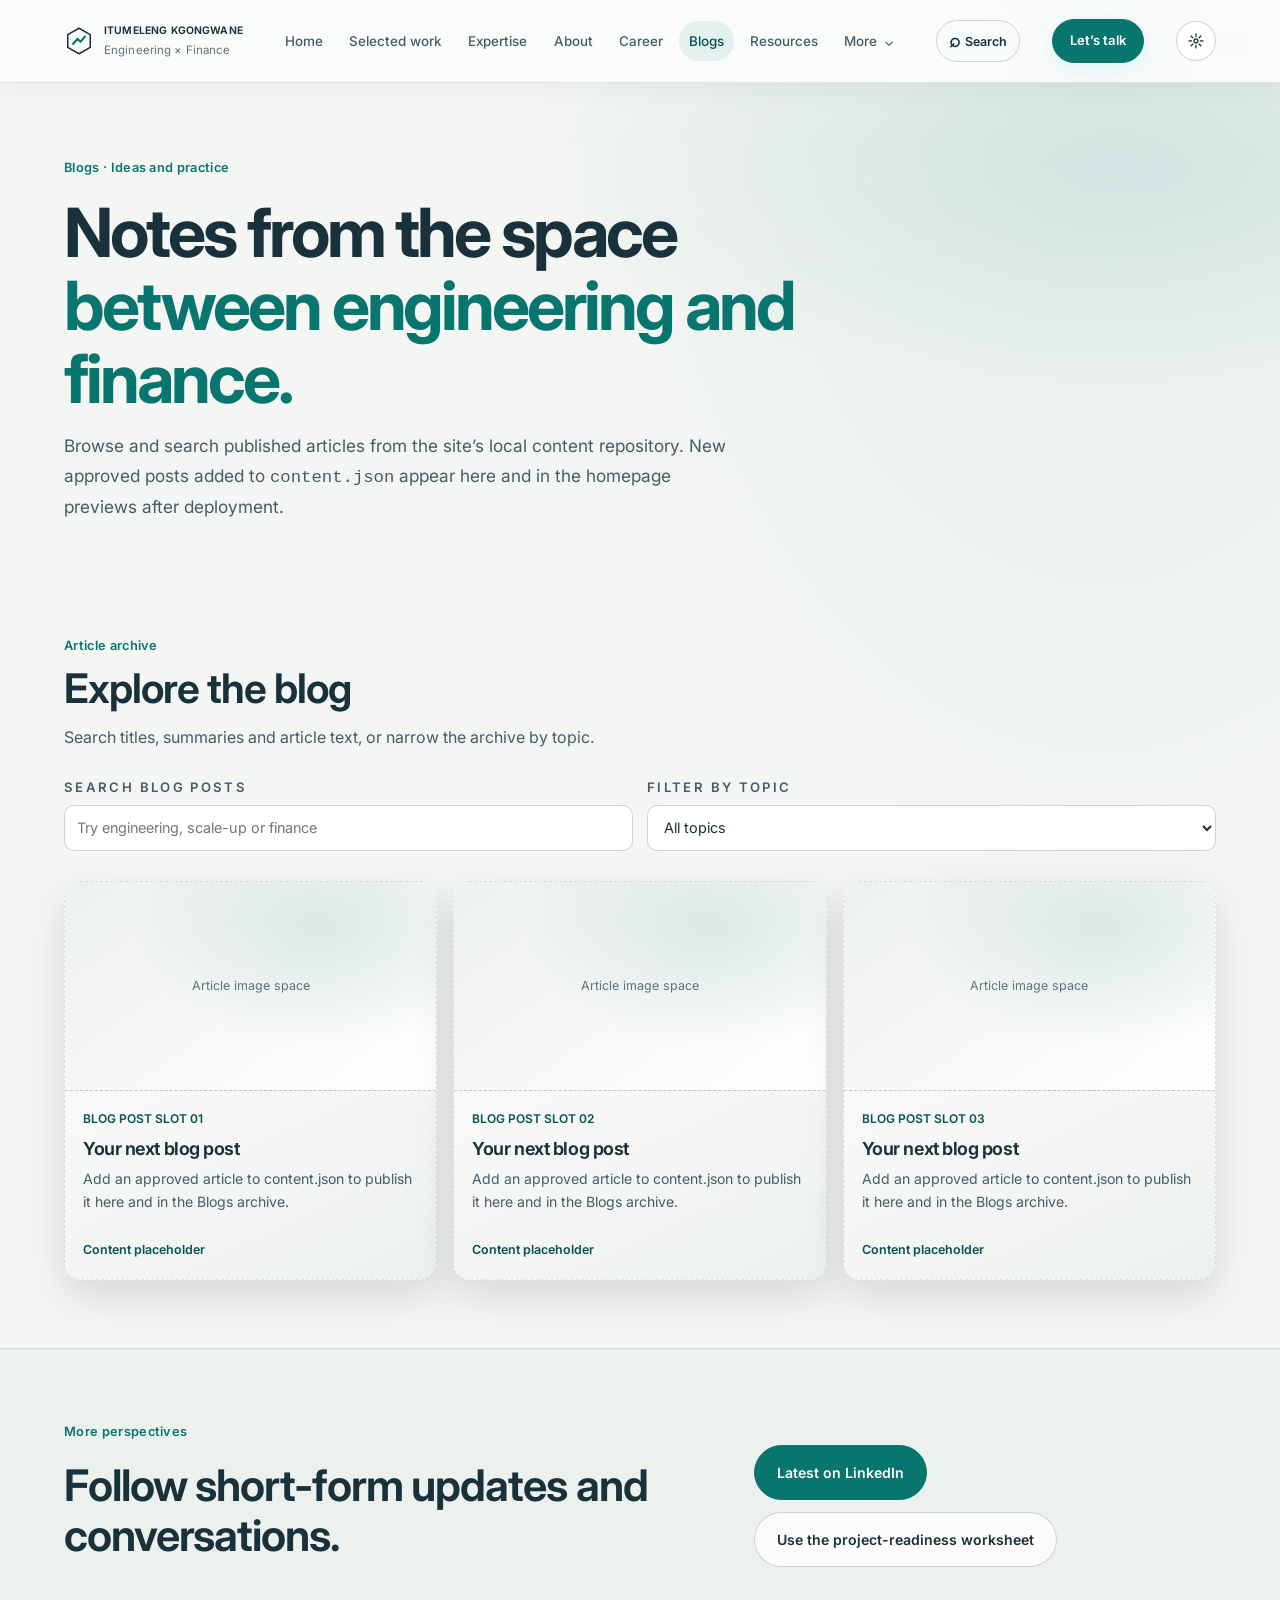
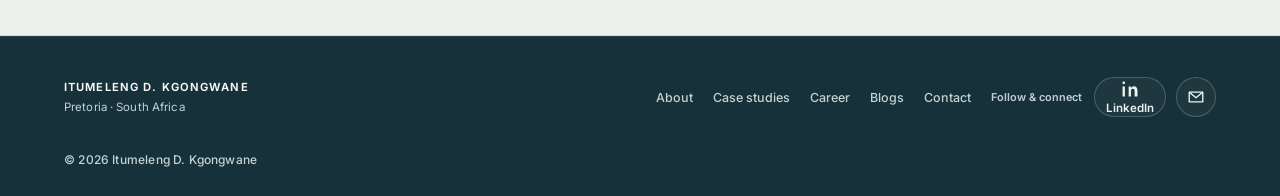
<file: blogs.html>
<!doctype html>
<html lang="en">
<head>
<meta charset="utf-8">
<meta name="viewport" content="width=device-width,initial-scale=1">
<meta name="description" content="Search and read Itumeleng D. Kgongwane’s blog posts on engineering, finance, innovation and leadership.">
<meta property="og:title" content="Blogs | Itumeleng Kgongwane">
<meta property="og:description" content="Search and read perspectives on engineering, finance, innovation and leadership.">
<meta property="og:type" content="website">
<link rel="alternate" type="application/rss+xml" title="Itumeleng D. Kgongwane — Blogs" href="feed.xml">
<title>Blogs | Itumeleng Kgongwane</title>
<link rel="preconnect" href="https://fonts.googleapis.com">
<link rel="preconnect" href="https://fonts.gstatic.com" crossorigin>
<link href="https://fonts.googleapis.com/css2?family=Inter:wght@400;500;600;700&display=swap" rel="stylesheet">
<script src="theme.js"></script>
<link rel="stylesheet" href="style.css">
</head>
<body>
<a class="skip-link" href="#main">Skip to content</a>
<header class="nav"><div class="wrap">
  <a class="brand" href="index.html" aria-label="Itumeleng Kgongwane home">
    <svg class="logo" viewBox="0 0 40 40" fill="none" aria-hidden="true"><path d="M20 3L35 11.5V28.5L20 37L5 28.5V11.5Z" stroke="#fff" stroke-width="2" stroke-linejoin="round"/><path d="M12 24L18 17L22 21L28 14" stroke="#38bdf8" stroke-width="2.6" stroke-linecap="round" stroke-linejoin="round"/></svg>
    <span><b>ITUMELENG KGONGWANE</b><small>Engineering × Finance</small></span>
  </a>
  <button class="menu-btn" type="button" aria-label="Open menu" aria-expanded="false" aria-controls="main-navigation">Menu</button>
  <nav class="links" id="main-navigation" aria-label="Main navigation"><a href="index.html">Home</a><a href="work.html">Selected work</a><a href="expertise.html">Expertise</a><a href="about.html">About</a><a href="career.html">Career</a><a class="active" aria-current="page" href="blogs.html">Blogs</a><a href="resources.html">Resources</a><details class="nav-more"><summary>More</summary><div class="nav-more-links"><a href="insights.html">LinkedIn</a><a href="awards.html">Awards</a></div></details></nav>
  <a class="nav-search" href="search.html" aria-label="Search the portfolio"><span class="nav-search-icon" aria-hidden="true">⌕</span><span>Search</span></a>
  <a class="btn primary nav-cta" href="contact.html">Let’s talk</a>
</div></header>
<main id="main" class="subpage">
  <section class="page-hero"><div class="wrap">
    <div class="eyebrow">Blogs · Ideas and practice</div>
    <h1>Notes from the space<br><span class="cy">between engineering and finance.</span></h1>
    <p class="lead">Browse and search published articles from the site’s local content repository. New approved posts added to <code>content.json</code> appear here and in the homepage previews after deployment.</p>
  </div></section>
  <section class="page-section" data-article-listing>
    <div class="wrap">
      <div class="content-heading"><div class="eyebrow">Article archive</div><h2>Explore the blog</h2><p>Search titles, summaries and article text, or narrow the archive by topic.</p></div>
      <div class="insights-filters">
        <label for="article-search">Search blog posts<input id="article-search" type="search" data-article-filter placeholder="Try engineering, scale-up or finance"></label>
        <label for="article-category">Filter by topic<select id="article-category" data-article-category><option value="">All topics</option></select></label>
      </div>
      <div class="content-card-grid" data-articles data-placeholder-count="3"><p class="content-empty">Loading blog posts…</p></div>
      <p class="content-error" data-content-error hidden>Blog posts could not be loaded. Please try again later.</p>
    </div>
  </section>
  <section class="page-section wrap article-reader" data-article-reader hidden aria-live="polite"></section>
  <section class="page-section page-section-alt"><div class="wrap page-next"><div><div class="eyebrow">More perspectives</div><h2>Follow short-form updates and conversations.</h2></div><div class="related-destinations"><a class="btn primary" href="insights.html">Latest on LinkedIn</a><a class="btn ghost" href="resources.html">Use the project-readiness worksheet</a></div></div></section>
</main>
<footer><div class="wrap footer-inner"><a class="brand" href="index.html"><span><b>ITUMELENG D. KGONGWANE</b><small>Pretoria · South Africa</small></span></a><nav aria-label="Footer navigation"><a href="about.html">About</a><a href="work.html">Case studies</a><a href="career.html">Career</a><a href="blogs.html">Blogs</a><a href="contact.html">Contact</a></nav><div class="footer-social" aria-label="Contact Itumeleng">
<a href="https://www.linkedin.com/in/itumelengidk/" target="_blank" rel="noopener noreferrer" aria-label="LinkedIn profile"><svg viewBox="0 0 24 24" aria-hidden="true"><path d="M5.2 8.6H2.1V22h3.1V8.6ZM3.65 2A1.8 1.8 0 1 0 3.7 5.6 1.8 1.8 0 0 0 3.65 2ZM22 14.3c0-4-2.1-5.9-4.9-5.9a4.2 4.2 0 0 0-3.8 2.1V8.6h-3.1V22h3.1v-6.6c0-1.8.35-3.6 2.6-3.6s2.3 2.1 2.3 3.7V22H22v-7.7Z"/></svg></a>
<a href="mailto:kgongwane@icloud.com" aria-label="Send an email"><svg viewBox="0 0 24 24" aria-hidden="true"><path d="M3 5.5h18v13H3z"/><path d="m3.5 6 8.5 7 8.5-7"/></svg></a>
</div><span class="copyright">© 2026 Itumeleng D. Kgongwane</span></div></footer>
<script src="script.js"></script>
<script src="content.js"></script>
<script src="site.js"></script>
</body>
</html>
</file>
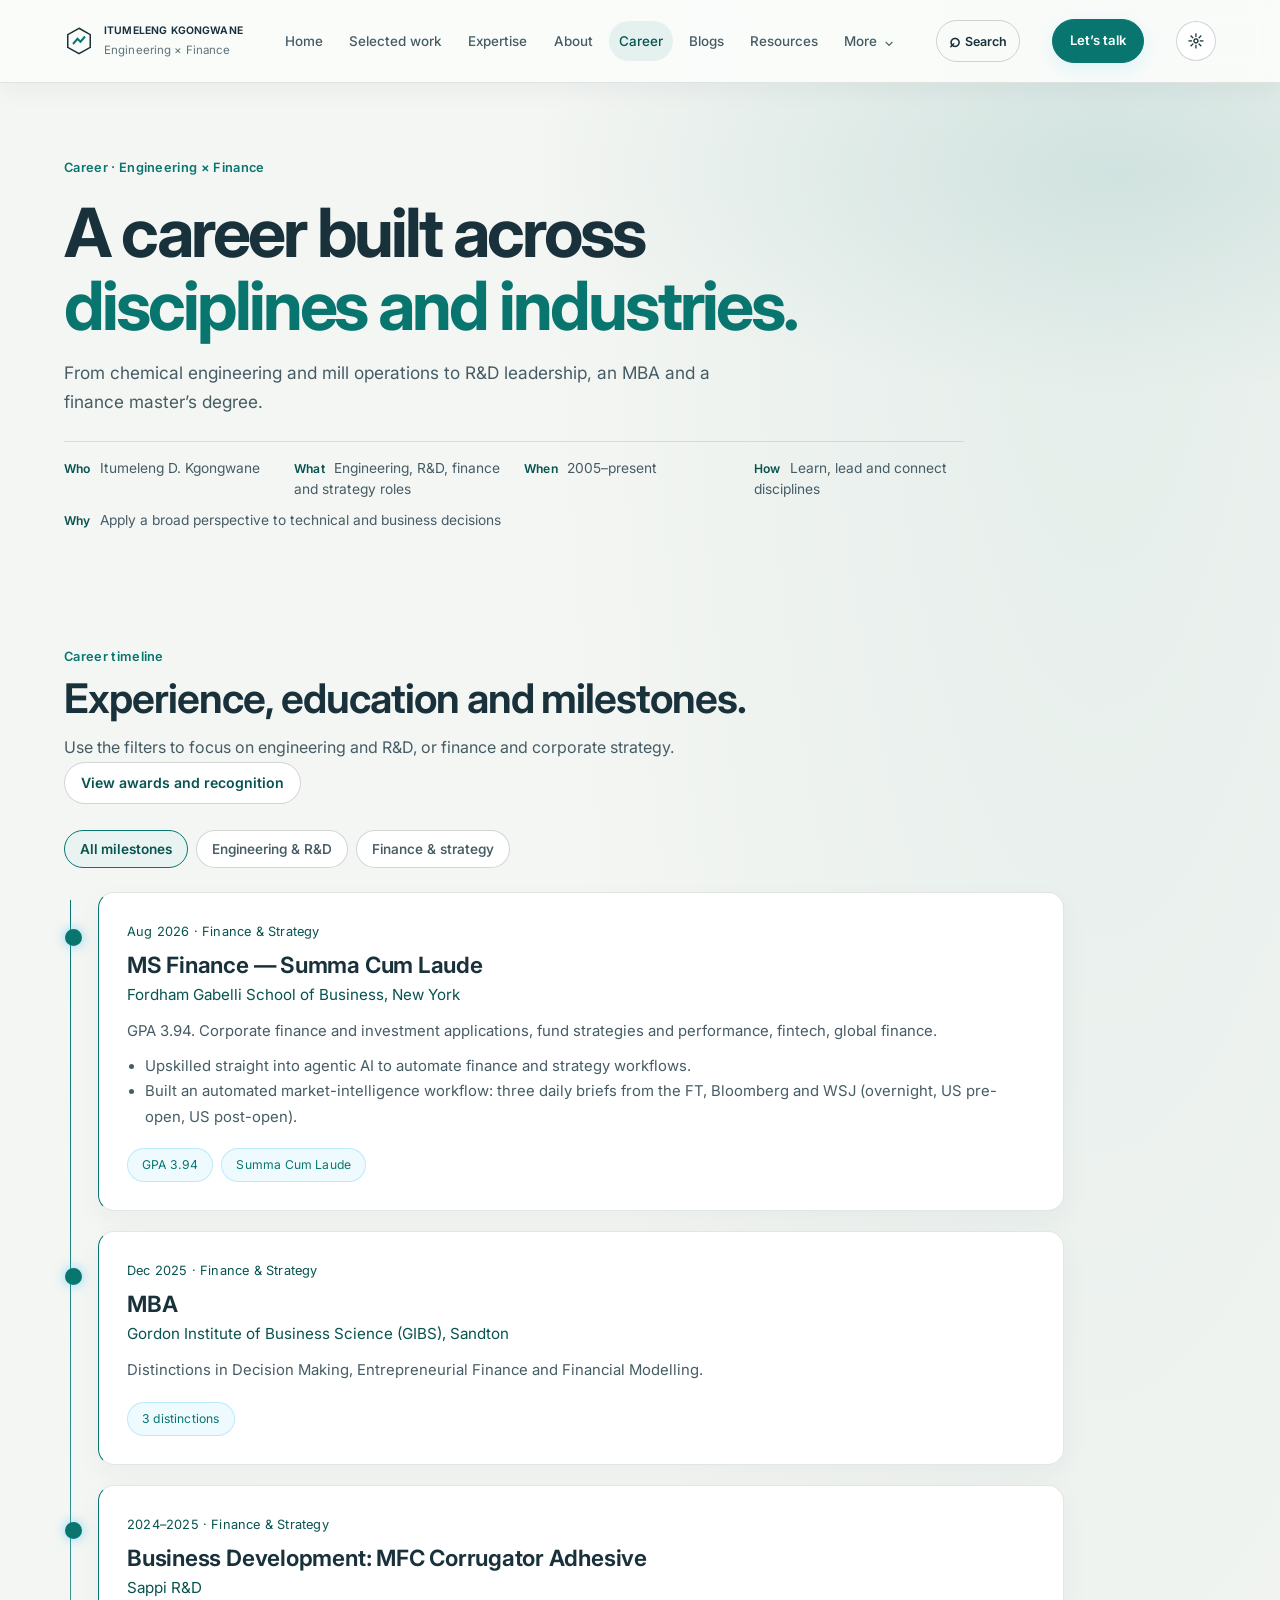
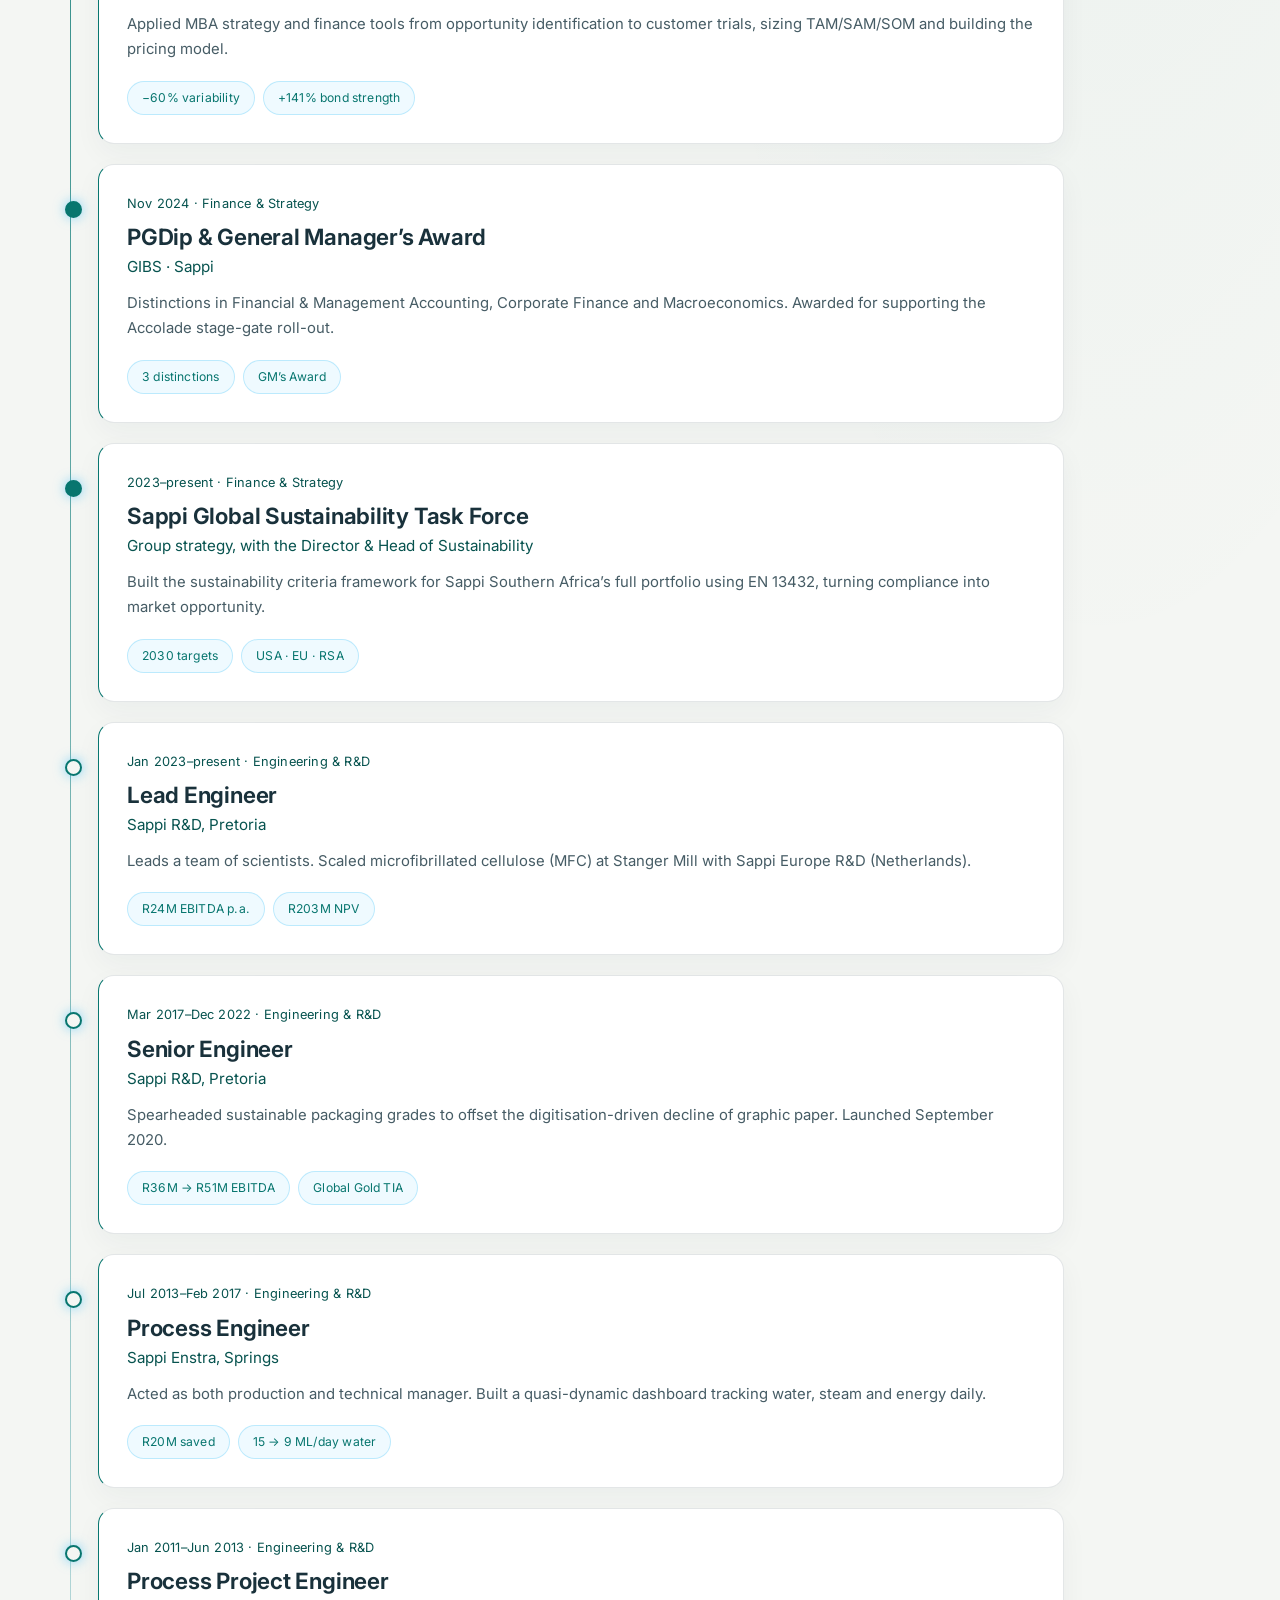
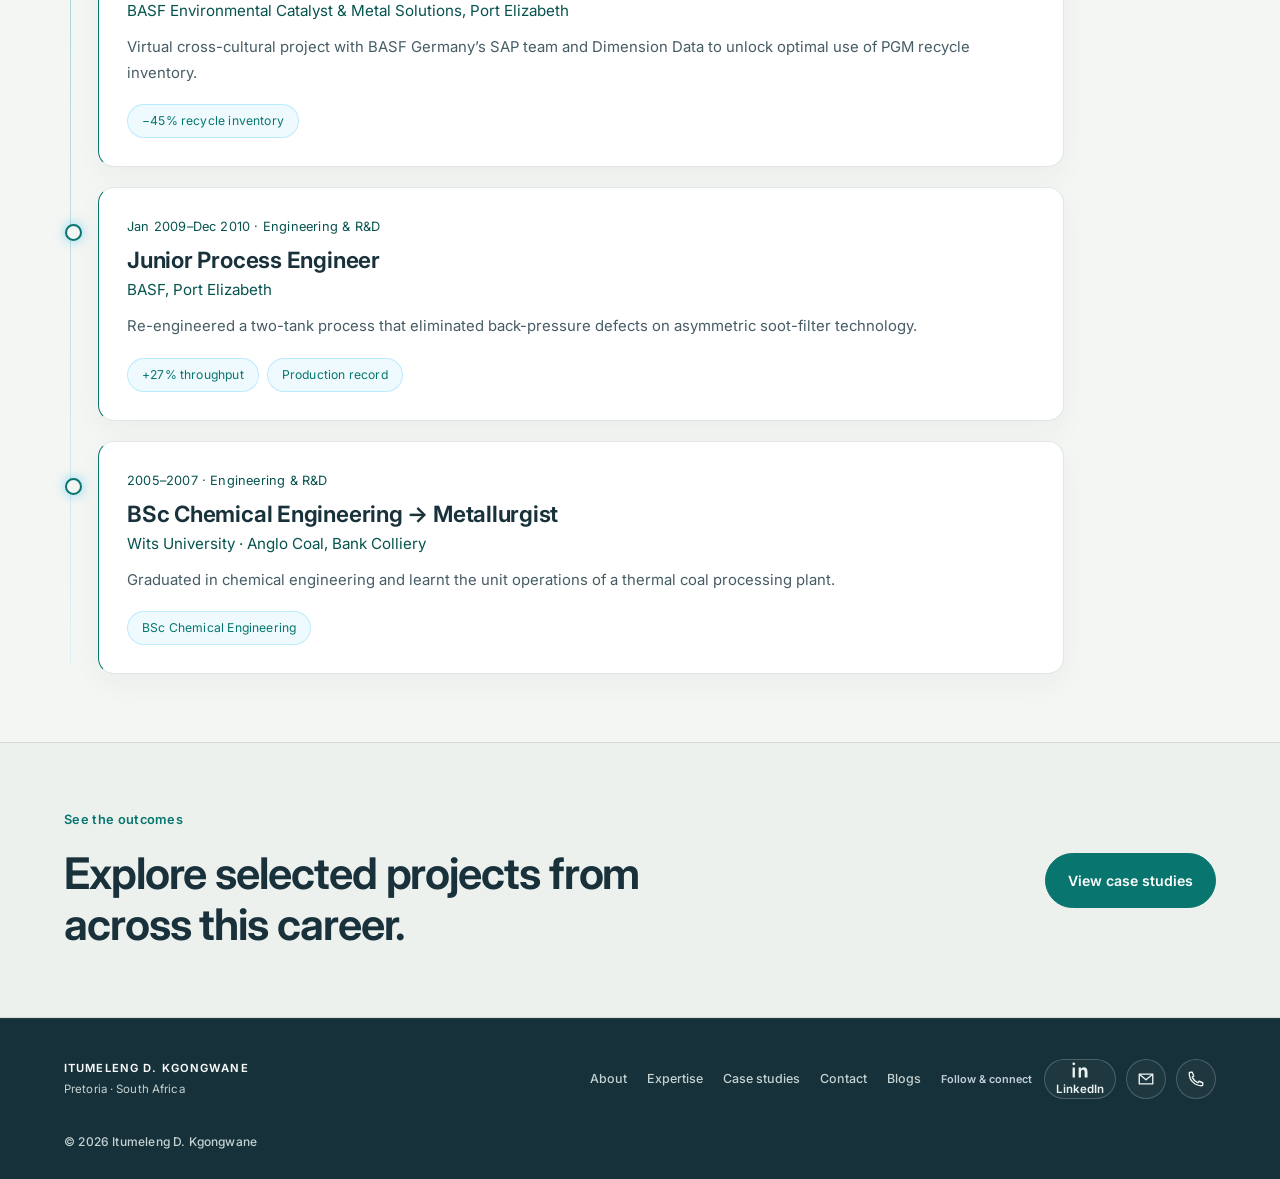
<file: career.html>
<!doctype html>
<html lang="en"><head>
<meta charset="utf-8"><meta name="viewport" content="width=device-width,initial-scale=1"><meta name="description" content="Explore Itumeleng D. Kgongwane's career across chemical engineering, mill operations, R&D leadership, corporate finance and sustainability.">
<meta property="og:title" content="Career | Itumeleng Kgongwane"><meta property="og:description" content="Explore Itumeleng D. Kgongwane's career across chemical engineering, mill operations, R&D leadership, corporate finance and sustainability."><meta property="og:type" content="website">
<title>Career | Itumeleng Kgongwane</title><link rel="preconnect" href="https://fonts.googleapis.com"><link rel="preconnect" href="https://fonts.gstatic.com" crossorigin><link href="https://fonts.googleapis.com/css2?family=Inter:wght@400;500;600;700&display=swap" rel="stylesheet"><script src="theme.js"></script><link rel="stylesheet" href="style.css">
</head><body><a class="skip-link" href="#main">Skip to content</a>
<header class="nav"><div class="wrap"><a class="brand" href="index.html"><svg class="logo" viewBox="0 0 40 40" fill="none" aria-hidden="true"><path d="M20 3L35 11.5V28.5L20 37L5 28.5V11.5Z" stroke="#fff" stroke-width="2"/><path d="M12 24L18 17L22 21L28 14" stroke="#38bdf8" stroke-width="2.6"/></svg><span><b>ITUMELENG KGONGWANE</b><small>Engineering × Finance</small></span></a><button class="menu-btn" type="button" aria-label="Open menu" aria-expanded="false" aria-controls="main-navigation">Menu</button><nav class="links" id="main-navigation" aria-label="Main navigation"><a href="index.html">Home</a><a href="work.html">Selected work</a><a href="expertise.html">Expertise</a><a href="about.html">About</a><a class="active" aria-current="page" href="career.html">Career</a><a href="blogs.html">Blogs</a><a href="resources.html">Resources</a><details class="nav-more"><summary>More</summary><div class="nav-more-links"><a href="insights.html">LinkedIn</a><a href="awards.html">Awards</a></div></details></nav><a class="nav-search" href="search.html" aria-label="Search the portfolio"><span class="nav-search-icon" aria-hidden="true">⌕</span><span>Search</span></a><a class="btn primary nav-cta" href="contact.html"><span>Let’s talk</span></a></div></header>
<main id="main" class="subpage">
  <section class="page-hero"><div class="wrap"><div class="eyebrow">Career · Engineering × Finance</div><h1>A career built across<br><span class="cy">disciplines and industries.</span></h1><p class="lead">From chemical engineering and mill operations to R&amp;D leadership, an MBA and a finance master’s degree.</p><div class="page-facts"><span><b>Who</b> Itumeleng D. Kgongwane</span><span><b>What</b> Engineering, R&amp;D, finance and strategy roles</span><span><b>When</b> 2005–present</span><span><b>How</b> Learn, lead and connect disciplines</span><span><b>Why</b> Apply a broad perspective to technical and business decisions</span></div></div></section>
  <section class="page-section"><div class="wrap"><div class="content-heading"><div class="eyebrow">Career timeline</div><h2>Experience, education and milestones.</h2><p>Use the filters to focus on engineering and R&amp;D, or finance and corporate strategy.</p><a class="text-link" href="awards.html">View awards and recognition</a></div>
    <div class="filters career-filters" aria-label="Filter career timeline"><button class="chip on" type="button" data-filter="all" aria-pressed="true">All milestones</button><button class="chip" type="button" data-filter="eng" aria-pressed="false">Engineering &amp; R&amp;D</button><button class="chip" type="button" data-filter="fin" aria-pressed="false">Finance &amp; strategy</button></div>
    <div class="timeline career-timeline">
      <article class="tl fin" data-track="fin"><div class="meta">Aug 2026 · Finance &amp; Strategy</div><h3>MS Finance — Summa Cum Laude</h3><div class="org">Fordham Gabelli School of Business, New York</div><p>GPA 3.94. Corporate finance and investment applications, fund strategies and performance, fintech, global finance.</p><ul><li>Upskilled straight into agentic AI to automate finance and strategy workflows.</li><li>Built an automated market-intelligence workflow: three daily briefs from the FT, Bloomberg and WSJ (overnight, US pre-open, US post-open).</li></ul><div class="tags"><span class="tag">GPA 3.94</span><span class="tag">Summa Cum Laude</span></div></article>
      <article class="tl fin" data-track="fin"><div class="meta">Dec 2025 · Finance &amp; Strategy</div><h3>MBA</h3><div class="org">Gordon Institute of Business Science (GIBS), Sandton</div><p>Distinctions in Decision Making, Entrepreneurial Finance and Financial Modelling.</p><div class="tags"><span class="tag">3 distinctions</span></div></article>
      <article class="tl fin" data-track="fin"><div class="meta">2024–2025 · Finance &amp; Strategy</div><h3>Business Development: MFC Corrugator Adhesive</h3><div class="org">Sappi R&amp;D</div><p>Applied MBA strategy and finance tools from opportunity identification to customer trials, sizing TAM/SAM/SOM and building the pricing model.</p><div class="tags"><span class="tag">−60% variability</span><span class="tag">+141% bond strength</span></div></article>
      <article class="tl fin" data-track="fin"><div class="meta">Nov 2024 · Finance &amp; Strategy</div><h3>PGDip &amp; General Manager’s Award</h3><div class="org">GIBS · Sappi</div><p>Distinctions in Financial &amp; Management Accounting, Corporate Finance and Macroeconomics. Awarded for supporting the Accolade stage-gate roll-out.</p><div class="tags"><span class="tag">3 distinctions</span><span class="tag">GM’s Award</span></div></article>
      <article class="tl fin" data-track="fin"><div class="meta">2023–present · Finance &amp; Strategy</div><h3>Sappi Global Sustainability Task Force</h3><div class="org">Group strategy, with the Director &amp; Head of Sustainability</div><p>Built the sustainability criteria framework for Sappi Southern Africa’s full portfolio using EN 13432, turning compliance into market opportunity.</p><div class="tags"><span class="tag">2030 targets</span><span class="tag">USA · EU · RSA</span></div></article>
      <article class="tl" data-track="eng"><div class="meta">Jan 2023–present · Engineering &amp; R&amp;D</div><h3>Lead Engineer</h3><div class="org">Sappi R&amp;D, Pretoria</div><p>Leads a team of scientists. Scaled microfibrillated cellulose (MFC) at Stanger Mill with Sappi Europe R&amp;D (Netherlands).</p><div class="tags"><span class="tag">R24M EBITDA p.a.</span><span class="tag">R203M NPV</span></div></article>
      <article class="tl" data-track="eng"><div class="meta">Mar 2017–Dec 2022 · Engineering &amp; R&amp;D</div><h3>Senior Engineer</h3><div class="org">Sappi R&amp;D, Pretoria</div><p>Spearheaded sustainable packaging grades to offset the digitisation-driven decline of graphic paper. Launched September 2020.</p><div class="tags"><span class="tag">R36M → R51M EBITDA</span><span class="tag">Global Gold TIA</span></div></article>
      <article class="tl" data-track="eng"><div class="meta">Jul 2013–Feb 2017 · Engineering &amp; R&amp;D</div><h3>Process Engineer</h3><div class="org">Sappi Enstra, Springs</div><p>Acted as both production and technical manager. Built a quasi-dynamic dashboard tracking water, steam and energy daily.</p><div class="tags"><span class="tag">R20M saved</span><span class="tag">15 → 9 ML/day water</span></div></article>
      <article class="tl" data-track="eng"><div class="meta">Jan 2011–Jun 2013 · Engineering &amp; R&amp;D</div><h3>Process Project Engineer</h3><div class="org">BASF Environmental Catalyst &amp; Metal Solutions, Port Elizabeth</div><p>Virtual cross-cultural project with BASF Germany’s SAP team and Dimension Data to unlock optimal use of PGM recycle inventory.</p><div class="tags"><span class="tag">−45% recycle inventory</span></div></article>
      <article class="tl" data-track="eng"><div class="meta">Jan 2009–Dec 2010 · Engineering &amp; R&amp;D</div><h3>Junior Process Engineer</h3><div class="org">BASF, Port Elizabeth</div><p>Re-engineered a two-tank process that eliminated back-pressure defects on asymmetric soot-filter technology.</p><div class="tags"><span class="tag">+27% throughput</span><span class="tag">Production record</span></div></article>
      <article class="tl" data-track="eng"><div class="meta">2005–2007 · Engineering &amp; R&amp;D</div><h3>BSc Chemical Engineering → Metallurgist</h3><div class="org">Wits University · Anglo Coal, Bank Colliery</div><p>Graduated in chemical engineering and learnt the unit operations of a thermal coal processing plant.</p><div class="tags"><span class="tag">BSc Chemical Engineering</span></div></article>
    </div>
  </div></section>
  <section class="page-section page-section-alt"><div class="wrap page-next"><div><div class="eyebrow">See the outcomes</div><h2>Explore selected projects from across this career.</h2></div><a class="btn primary" href="work.html">View case studies</a></div></section>
</main>
<footer><div class="wrap footer-inner"><a class="brand" href="index.html"><span><b>ITUMELENG D. KGONGWANE</b><small>Pretoria · South Africa</small></span></a><nav aria-label="Footer navigation"><a href="about.html">About</a><a href="expertise.html">Expertise</a><a href="work.html">Case studies</a><a href="contact.html">Contact</a><a href="blogs.html">Blogs</a></nav><div class="footer-social" aria-label="Contact Itumeleng">
<a href="https://www.linkedin.com/in/itumelengidk/" target="_blank" rel="noopener noreferrer" aria-label="LinkedIn profile"><svg viewBox="0 0 24 24" aria-hidden="true"><path d="M5.2 8.6H2.1V22h3.1V8.6ZM3.65 2A1.8 1.8 0 1 0 3.7 5.6 1.8 1.8 0 0 0 3.65 2ZM22 14.3c0-4-2.1-5.9-4.9-5.9a4.2 4.2 0 0 0-3.8 2.1V8.6h-3.1V22h3.1v-6.6c0-1.8.35-3.6 2.6-3.6s2.3 2.1 2.3 3.7V22H22v-7.7Z"/></svg></a>
<a href="mailto:kgongwane@icloud.com" aria-label="Send an email"><svg viewBox="0 0 24 24" aria-hidden="true"><path d="M3 5.5h18v13H3z"/><path d="m3.5 6 8.5 7 8.5-7"/></svg></a>
<a href="tel:+27829730324" aria-label="Call Itumeleng"><svg viewBox="0 0 24 24" aria-hidden="true"><path d="M7 3H4.5A1.5 1.5 0 0 0 3 4.5C3 13.6 10.4 21 19.5 21a1.5 1.5 0 0 0 1.5-1.5V17l-5-2-1.5 2a14 14 0 0 1-7.5-7.5L9 8 7 3Z"/></svg></a>
</div><span class="copyright">© 2026 Itumeleng D. Kgongwane</span></div></footer><script src="script.js"></script><script src="site.js"></script>
</body></html>
</file>
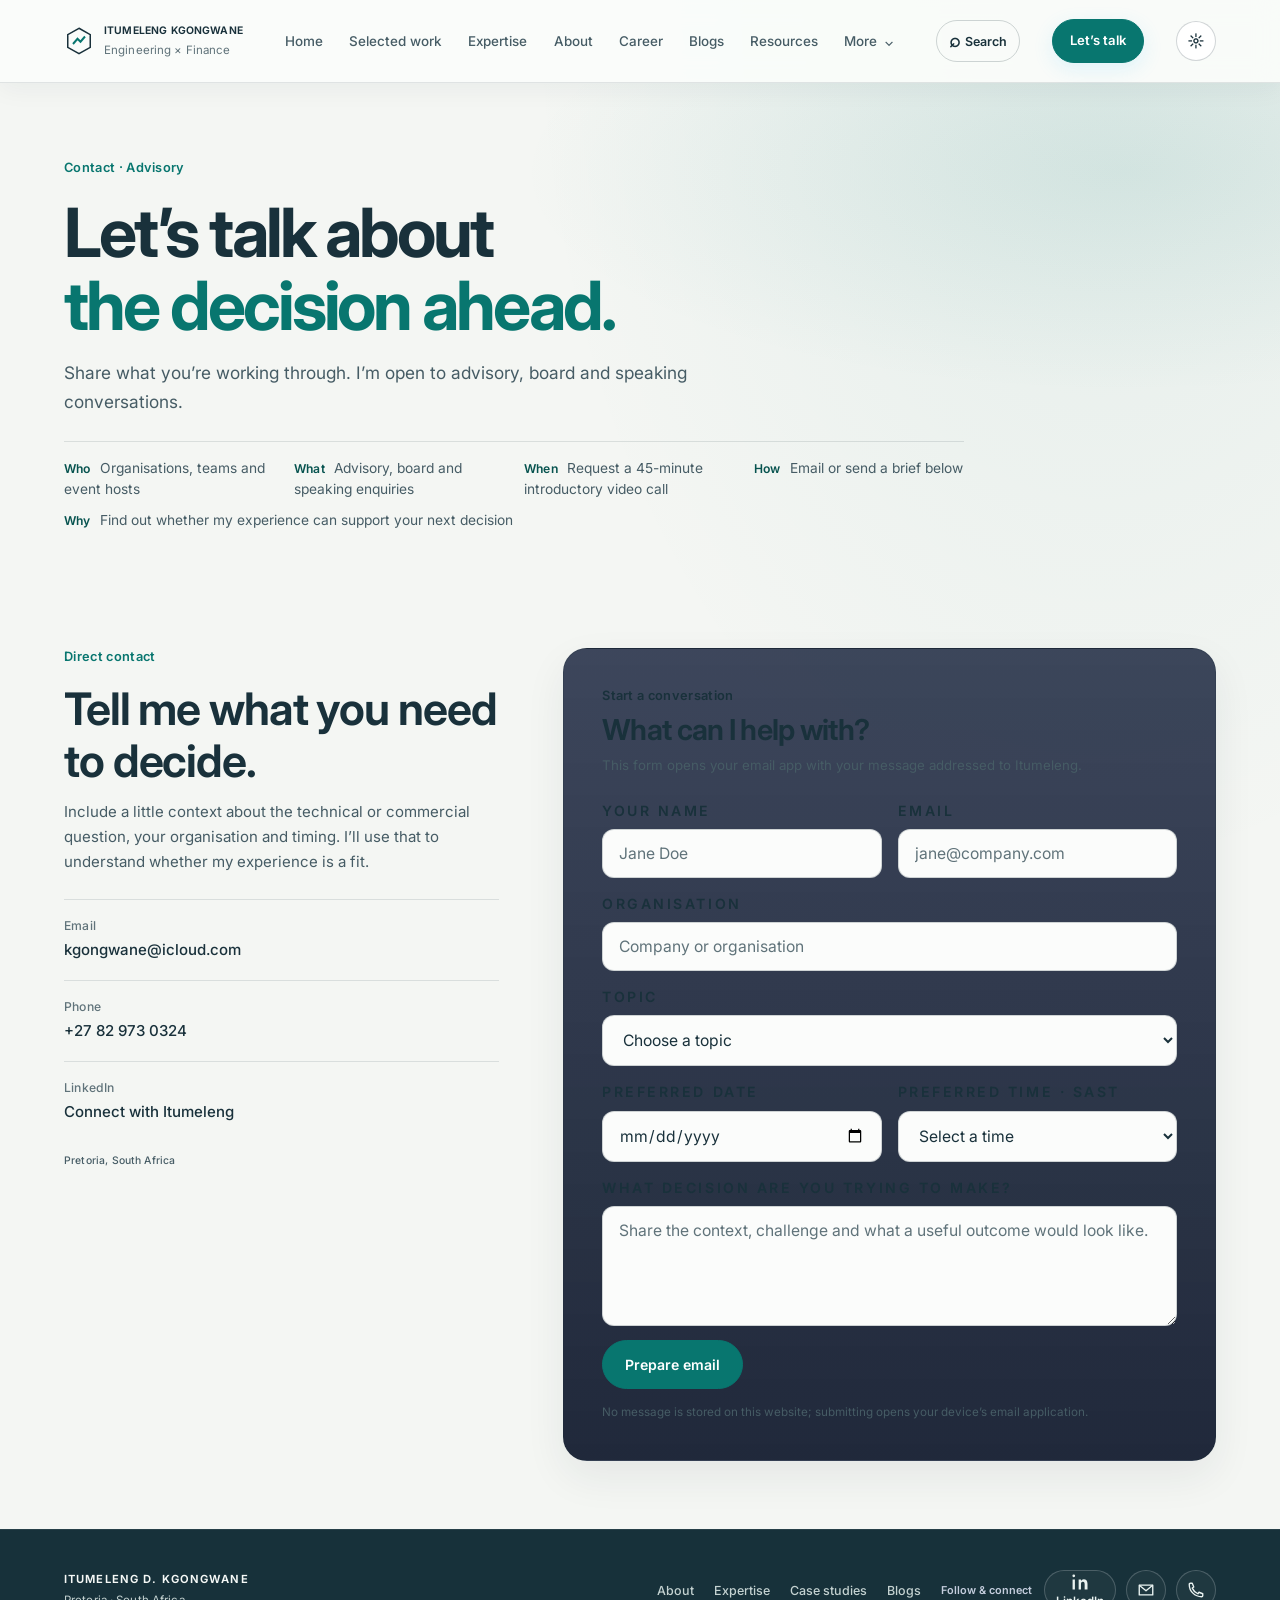
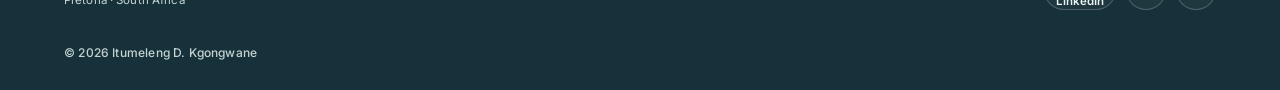
<file: contact.html>
<!doctype html>
<html lang="en"><head>
<meta charset="utf-8"><meta name="viewport" content="width=device-width,initial-scale=1"><meta name="description" content="Contact Itumeleng D. Kgongwane about technical due diligence, R&D commercialisation, process optimisation, sustainability, speaking and advisory work.">
<meta property="og:title" content="Contact | Itumeleng Kgongwane"><meta property="og:description" content="Contact Itumeleng D. Kgongwane about technical due diligence, R&D commercialisation, process optimisation, sustainability, speaking and advisory work."><meta property="og:type" content="website">
<title>Contact | Itumeleng Kgongwane</title><link rel="preconnect" href="https://fonts.googleapis.com"><link rel="preconnect" href="https://fonts.gstatic.com" crossorigin><link href="https://fonts.googleapis.com/css2?family=Inter:wght@400;500;600;700&display=swap" rel="stylesheet"><script src="theme.js"></script><link rel="stylesheet" href="style.css">
</head><body><a class="skip-link" href="#main">Skip to content</a>
<header class="nav"><div class="wrap"><a class="brand" href="index.html"><svg class="logo" viewBox="0 0 40 40" fill="none" aria-hidden="true"><path d="M20 3L35 11.5V28.5L20 37L5 28.5V11.5Z" stroke="#fff" stroke-width="2"/><path d="M12 24L18 17L22 21L28 14" stroke="#38bdf8" stroke-width="2.6"/></svg><span><b>ITUMELENG KGONGWANE</b><small>Engineering × Finance</small></span></a><button class="menu-btn" type="button" aria-label="Open menu" aria-expanded="false" aria-controls="main-navigation">Menu</button><nav class="links" id="main-navigation" aria-label="Main navigation"><a href="index.html">Home</a><a href="work.html">Selected work</a><a href="expertise.html">Expertise</a><a href="about.html">About</a><a href="career.html">Career</a><a href="blogs.html">Blogs</a><a href="resources.html">Resources</a><details class="nav-more"><summary>More</summary><div class="nav-more-links"><a href="insights.html">LinkedIn</a><a href="awards.html">Awards</a></div></details></nav><a class="nav-search" href="search.html" aria-label="Search the portfolio"><span class="nav-search-icon" aria-hidden="true">⌕</span><span>Search</span></a><a class="btn primary nav-cta" href="contact.html"><span>Let’s talk</span></a></div></header>
<main id="main" class="subpage">
  <section class="page-hero"><div class="wrap"><div class="eyebrow">Contact · Advisory</div><h1>Let’s talk about<br><span class="cy">the decision ahead.</span></h1><p class="lead">Share what you’re working through. I’m open to advisory, board and speaking conversations.</p><div class="page-facts"><span><b>Who</b> Organisations, teams and event hosts</span><span><b>What</b> Advisory, board and speaking enquiries</span><span><b>When</b> Request a 45-minute introductory video call</span><span><b>How</b> Email or send a brief below</span><span><b>Why</b> Find out whether my experience can support your next decision</span></div></div></section>
  <section class="page-section"><div class="wrap contact-layout">
    <div class="contact-aside"><div class="eyebrow">Direct contact</div><h2>Tell me what you need to decide.</h2><p>Include a little context about the technical or commercial question, your organisation and timing. I’ll use that to understand whether my experience is a fit.</p><a class="contact-detail" href="mailto:kgongwane@icloud.com"><span>Email</span><b>kgongwane@icloud.com</b></a><a class="contact-detail" href="tel:+27829730324"><span>Phone</span><b>+27 82 973 0324</b></a><a class="contact-detail" href="https://www.linkedin.com/in/itumelengidk/" target="_blank" rel="noopener noreferrer"><span>LinkedIn</span><b>Connect with Itumeleng</b></a><p class="contact-location">Pretoria, South Africa</p></div>
    <form class="book" id="book-form"><div class="eyebrow">Start a conversation</div><h2>What can I help with?</h2><p class="form-intro">This form opens your email app with your message addressed to Itumeleng.</p>
      <div class="row2"><div class="field"><label for="name">Your name</label><input id="name" name="name" autocomplete="name" placeholder="Jane Doe" required></div><div class="field"><label for="email">Email</label><input id="email" name="email" type="email" autocomplete="email" placeholder="jane@company.com" required></div></div>
      <div class="field"><label for="company">Organisation</label><input id="company" name="company" autocomplete="organization" placeholder="Company or organisation"></div>
      <div class="field"><label for="topic">Topic</label><select id="topic" name="topic" required><option value="">Choose a topic</option><option>Technical Due Diligence</option><option>R&amp;D Commercialisation</option><option>Process, Energy &amp; Cost Optimisation</option><option>Sustainability Strategy &amp; ESG</option><option>Equity &amp; Market Analysis</option><option>Board / Speaking</option><option>Other</option></select></div>
      <div class="row2"><div class="field"><label for="date">Preferred date</label><input id="date" name="date" type="date"></div><div class="field"><label for="time">Preferred time · SAST</label><select id="time" name="time"><option value="">Select a time</option><option>08:00</option><option>09:00</option><option>10:00</option><option>11:00</option><option>12:00</option><option>13:00</option><option>14:00</option><option>15:00</option><option>16:00</option><option>17:00</option></select></div></div>
      <div class="field"><label for="brief">What decision are you trying to make?</label><textarea id="brief" name="brief" placeholder="Share the context, challenge and what a useful outcome would look like." required></textarea></div><button class="btn primary" type="submit">Prepare email </button><p class="note">No message is stored on this website; submitting opens your device’s email application.</p>
    </form>
  </div></section>
</main>
<footer><div class="wrap footer-inner"><a class="brand" href="index.html"><span><b>ITUMELENG D. KGONGWANE</b><small>Pretoria · South Africa</small></span></a><nav aria-label="Footer navigation"><a href="about.html">About</a><a href="expertise.html">Expertise</a><a href="work.html">Case studies</a><a href="blogs.html">Blogs</a></nav><div class="footer-social" aria-label="Contact Itumeleng">
<a href="https://www.linkedin.com/in/itumelengidk/" target="_blank" rel="noopener noreferrer" aria-label="LinkedIn profile"><svg viewBox="0 0 24 24" aria-hidden="true"><path d="M5.2 8.6H2.1V22h3.1V8.6ZM3.65 2A1.8 1.8 0 1 0 3.7 5.6 1.8 1.8 0 0 0 3.65 2ZM22 14.3c0-4-2.1-5.9-4.9-5.9a4.2 4.2 0 0 0-3.8 2.1V8.6h-3.1V22h3.1v-6.6c0-1.8.35-3.6 2.6-3.6s2.3 2.1 2.3 3.7V22H22v-7.7Z"/></svg></a>
<a href="mailto:kgongwane@icloud.com" aria-label="Send an email"><svg viewBox="0 0 24 24" aria-hidden="true"><path d="M3 5.5h18v13H3z"/><path d="m3.5 6 8.5 7 8.5-7"/></svg></a>
<a href="tel:+27829730324" aria-label="Call Itumeleng"><svg viewBox="0 0 24 24" aria-hidden="true"><path d="M7 3H4.5A1.5 1.5 0 0 0 3 4.5C3 13.6 10.4 21 19.5 21a1.5 1.5 0 0 0 1.5-1.5V17l-5-2-1.5 2a14 14 0 0 1-7.5-7.5L9 8 7 3Z"/></svg></a>
</div><span class="copyright">© 2026 Itumeleng D. Kgongwane</span></div></footer><script src="script.js"></script><script src="site.js"></script>
</body></html>
</file>
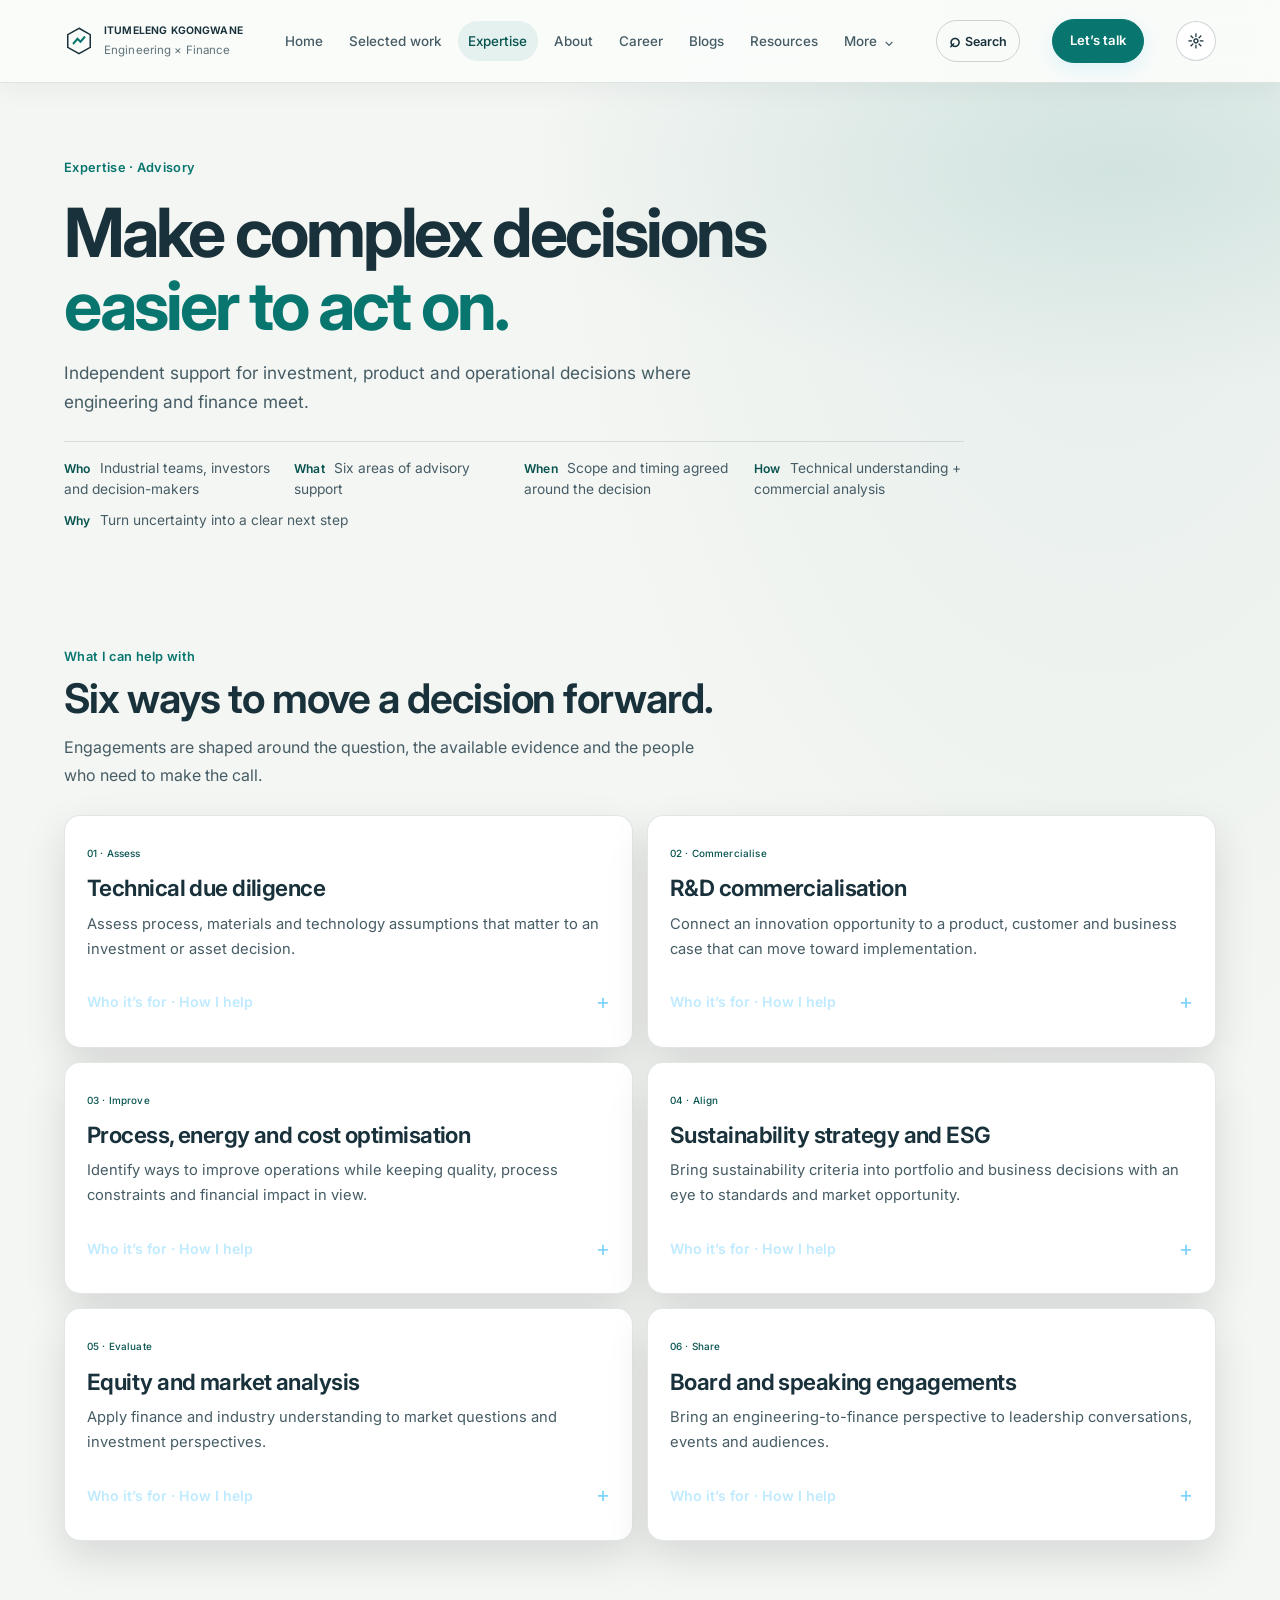
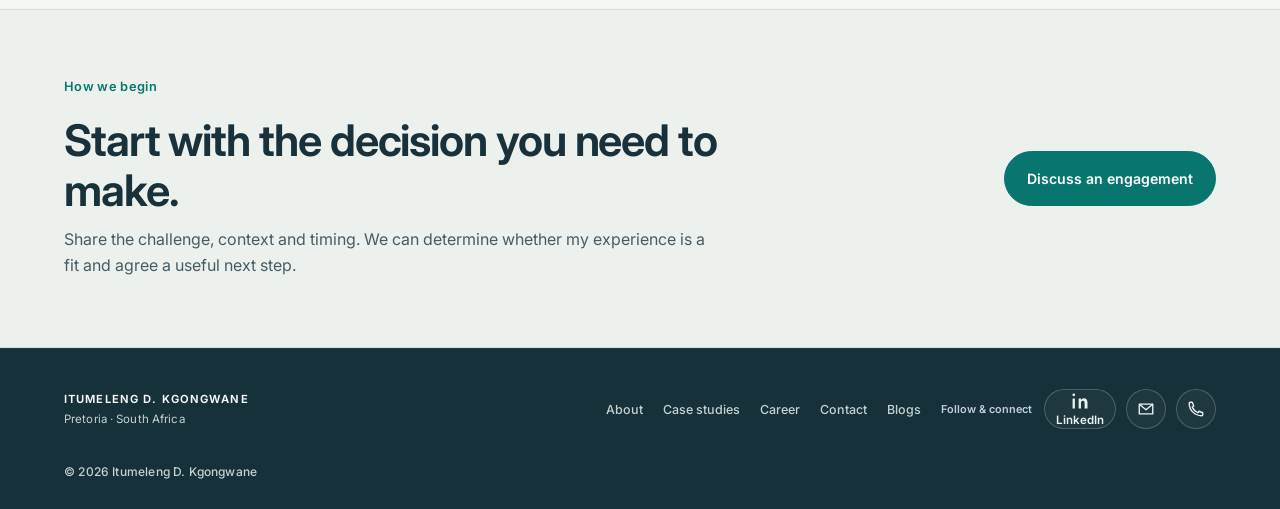
<file: expertise.html>
<!doctype html>
<html lang="en"><head>
<meta charset="utf-8"><meta name="viewport" content="width=device-width,initial-scale=1"><meta name="description" content="Explore Itumeleng Kgongwane's advisory expertise across technical due diligence, R&D commercialisation, process optimisation, sustainability, and finance.">
<meta property="og:title" content="Expertise | Itumeleng Kgongwane"><meta property="og:description" content="Explore Itumeleng Kgongwane's advisory expertise across technical due diligence, R&D commercialisation, process optimisation, sustainability, and finance."><meta property="og:type" content="website">
<title>Expertise | Itumeleng Kgongwane</title><link rel="preconnect" href="https://fonts.googleapis.com"><link rel="preconnect" href="https://fonts.gstatic.com" crossorigin><link href="https://fonts.googleapis.com/css2?family=Inter:wght@400;500;600;700&display=swap" rel="stylesheet"><script src="theme.js"></script><link rel="stylesheet" href="style.css">
</head><body><a class="skip-link" href="#main">Skip to content</a>
<header class="nav"><div class="wrap"><a class="brand" href="index.html"><svg class="logo" viewBox="0 0 40 40" fill="none" aria-hidden="true"><path d="M20 3L35 11.5V28.5L20 37L5 28.5V11.5Z" stroke="#fff" stroke-width="2"/><path d="M12 24L18 17L22 21L28 14" stroke="#38bdf8" stroke-width="2.6"/></svg><span><b>ITUMELENG KGONGWANE</b><small>Engineering × Finance</small></span></a><button class="menu-btn" type="button" aria-label="Open menu" aria-expanded="false" aria-controls="main-navigation">Menu</button><nav class="links" id="main-navigation" aria-label="Main navigation"><a href="index.html">Home</a><a href="work.html">Selected work</a><a class="active" aria-current="page" href="expertise.html">Expertise</a><a href="about.html">About</a><a href="career.html">Career</a><a href="blogs.html">Blogs</a><a href="resources.html">Resources</a><details class="nav-more"><summary>More</summary><div class="nav-more-links"><a href="insights.html">LinkedIn</a><a href="awards.html">Awards</a></div></details></nav><a class="nav-search" href="search.html" aria-label="Search the portfolio"><span class="nav-search-icon" aria-hidden="true">⌕</span><span>Search</span></a><a class="btn primary nav-cta" href="contact.html"><span>Let’s talk</span></a></div></header>
<main id="main" class="subpage">
  <section class="page-hero"><div class="wrap"><div class="eyebrow">Expertise · Advisory</div><h1>Make complex decisions<br><span class="cy">easier to act on.</span></h1><p class="lead">Independent support for investment, product and operational decisions where engineering and finance meet.</p><div class="page-facts"><span><b>Who</b> Industrial teams, investors and decision-makers</span><span><b>What</b> Six areas of advisory support</span><span><b>When</b> Scope and timing agreed around the decision</span><span><b>How</b> Technical understanding + commercial analysis</span><span><b>Why</b> Turn uncertainty into a clear next step</span></div></div></section>
  <section class="page-section"><div class="wrap"><div class="content-heading"><div class="eyebrow">What I can help with</div><h2>Six ways to move a decision forward.</h2><p>Engagements are shaped around the question, the available evidence and the people who need to make the call.</p></div>
    <div class="service-grid">
      <article class="service-card"><span>01 · Assess</span><h3>Technical due diligence</h3><p>Assess process, materials and technology assumptions that matter to an investment or asset decision.</p><details class="service-details"><summary>Who it’s for · How I help</summary><dl><div><dt>Who</dt><dd>Investors, operators, leadership teams</dd></div><div><dt>How</dt><dd>Review evidence, surface risks and clarify decision-critical unknowns</dd></div><div><dt>Why</dt><dd>Make technical risks and opportunities visible before committing capital</dd></div></dl></details></article>
      <article class="service-card"><span>02 · Commercialise</span><h3>R&amp;D commercialisation</h3><p>Connect an innovation opportunity to a product, customer and business case that can move toward implementation.</p><details class="service-details"><summary>Who it’s for · How I help</summary><dl><div><dt>Who</dt><dd>R&amp;D teams, product owners, commercial leaders</dd></div><div><dt>How</dt><dd>Link technical requirements, customer needs, economics and stage-gate decisions</dd></div><div><dt>Why</dt><dd>Bridge the gap between a promising result and a fundable launch</dd></div></dl></details></article>
      <article class="service-card"><span>03 · Improve</span><h3>Process, energy and cost optimisation</h3><p>Identify ways to improve operations while keeping quality, process constraints and financial impact in view.</p><details class="service-details"><summary>Who it’s for · How I help</summary><dl><div><dt>Who</dt><dd>Manufacturing and operations teams</dd></div><div><dt>How</dt><dd>Understand process performance, quantify options and prioritise practical changes</dd></div><div><dt>Why</dt><dd>Translate operational improvement into measurable business value</dd></div></dl></details></article>
      <article class="service-card"><span>04 · Align</span><h3>Sustainability strategy and ESG</h3><p>Bring sustainability criteria into portfolio and business decisions with an eye to standards and market opportunity.</p><details class="service-details"><summary>Who it’s for · How I help</summary><dl><div><dt>Who</dt><dd>Strategy, sustainability and product teams</dd></div><div><dt>How</dt><dd>Connect relevant criteria, portfolio context and commercial implications</dd></div><div><dt>Why</dt><dd>Make sustainability actionable for both compliance and growth</dd></div></dl></details></article>
      <article class="service-card"><span>05 · Evaluate</span><h3>Equity and market analysis</h3><p>Apply finance and industry understanding to market questions and investment perspectives.</p><details class="service-details"><summary>Who it’s for · How I help</summary><dl><div><dt>Who</dt><dd>Investors and business decision-makers</dd></div><div><dt>How</dt><dd>Frame the question, examine available market information and test assumptions</dd></div><div><dt>Why</dt><dd>Put industrial market context into a structured decision</dd></div></dl></details></article>
      <article class="service-card"><span>06 · Share</span><h3>Board and speaking engagements</h3><p>Bring an engineering-to-finance perspective to leadership conversations, events and audiences.</p><details class="service-details"><summary>Who it’s for · How I help</summary><dl><div><dt>Who</dt><dd>Boards, leadership groups and event organisers</dd></div><div><dt>How</dt><dd>Shape a discussion around the audience and the decision or idea at hand</dd></div><div><dt>Why</dt><dd>Help connect technical change to strategic and financial outcomes</dd></div></dl></details></article>
    </div>
  </div></section>
  <section class="page-section page-section-alt"><div class="wrap page-next"><div><div class="eyebrow">How we begin</div><h2>Start with the decision you need to make.</h2><p>Share the challenge, context and timing. We can determine whether my experience is a fit and agree a useful next step.</p></div><a class="btn primary" href="contact.html">Discuss an engagement</a></div></section>
</main>
<footer><div class="wrap footer-inner"><a class="brand" href="index.html"><span><b>ITUMELENG D. KGONGWANE</b><small>Pretoria · South Africa</small></span></a><nav aria-label="Footer navigation"><a href="about.html">About</a><a href="work.html">Case studies</a><a href="career.html">Career</a><a href="contact.html">Contact</a><a href="blogs.html">Blogs</a></nav><div class="footer-social" aria-label="Contact Itumeleng">
<a href="https://www.linkedin.com/in/itumelengidk/" target="_blank" rel="noopener noreferrer" aria-label="LinkedIn profile"><svg viewBox="0 0 24 24" aria-hidden="true"><path d="M5.2 8.6H2.1V22h3.1V8.6ZM3.65 2A1.8 1.8 0 1 0 3.7 5.6 1.8 1.8 0 0 0 3.65 2ZM22 14.3c0-4-2.1-5.9-4.9-5.9a4.2 4.2 0 0 0-3.8 2.1V8.6h-3.1V22h3.1v-6.6c0-1.8.35-3.6 2.6-3.6s2.3 2.1 2.3 3.7V22H22v-7.7Z"/></svg></a>
<a href="mailto:kgongwane@icloud.com" aria-label="Send an email"><svg viewBox="0 0 24 24" aria-hidden="true"><path d="M3 5.5h18v13H3z"/><path d="m3.5 6 8.5 7 8.5-7"/></svg></a>
<a href="tel:+27829730324" aria-label="Call Itumeleng"><svg viewBox="0 0 24 24" aria-hidden="true"><path d="M7 3H4.5A1.5 1.5 0 0 0 3 4.5C3 13.6 10.4 21 19.5 21a1.5 1.5 0 0 0 1.5-1.5V17l-5-2-1.5 2a14 14 0 0 1-7.5-7.5L9 8 7 3Z"/></svg></a>
</div><span class="copyright">© 2026 Itumeleng D. Kgongwane</span></div></footer><script src="script.js"></script><script src="site.js"></script>
</body></html>
</file>
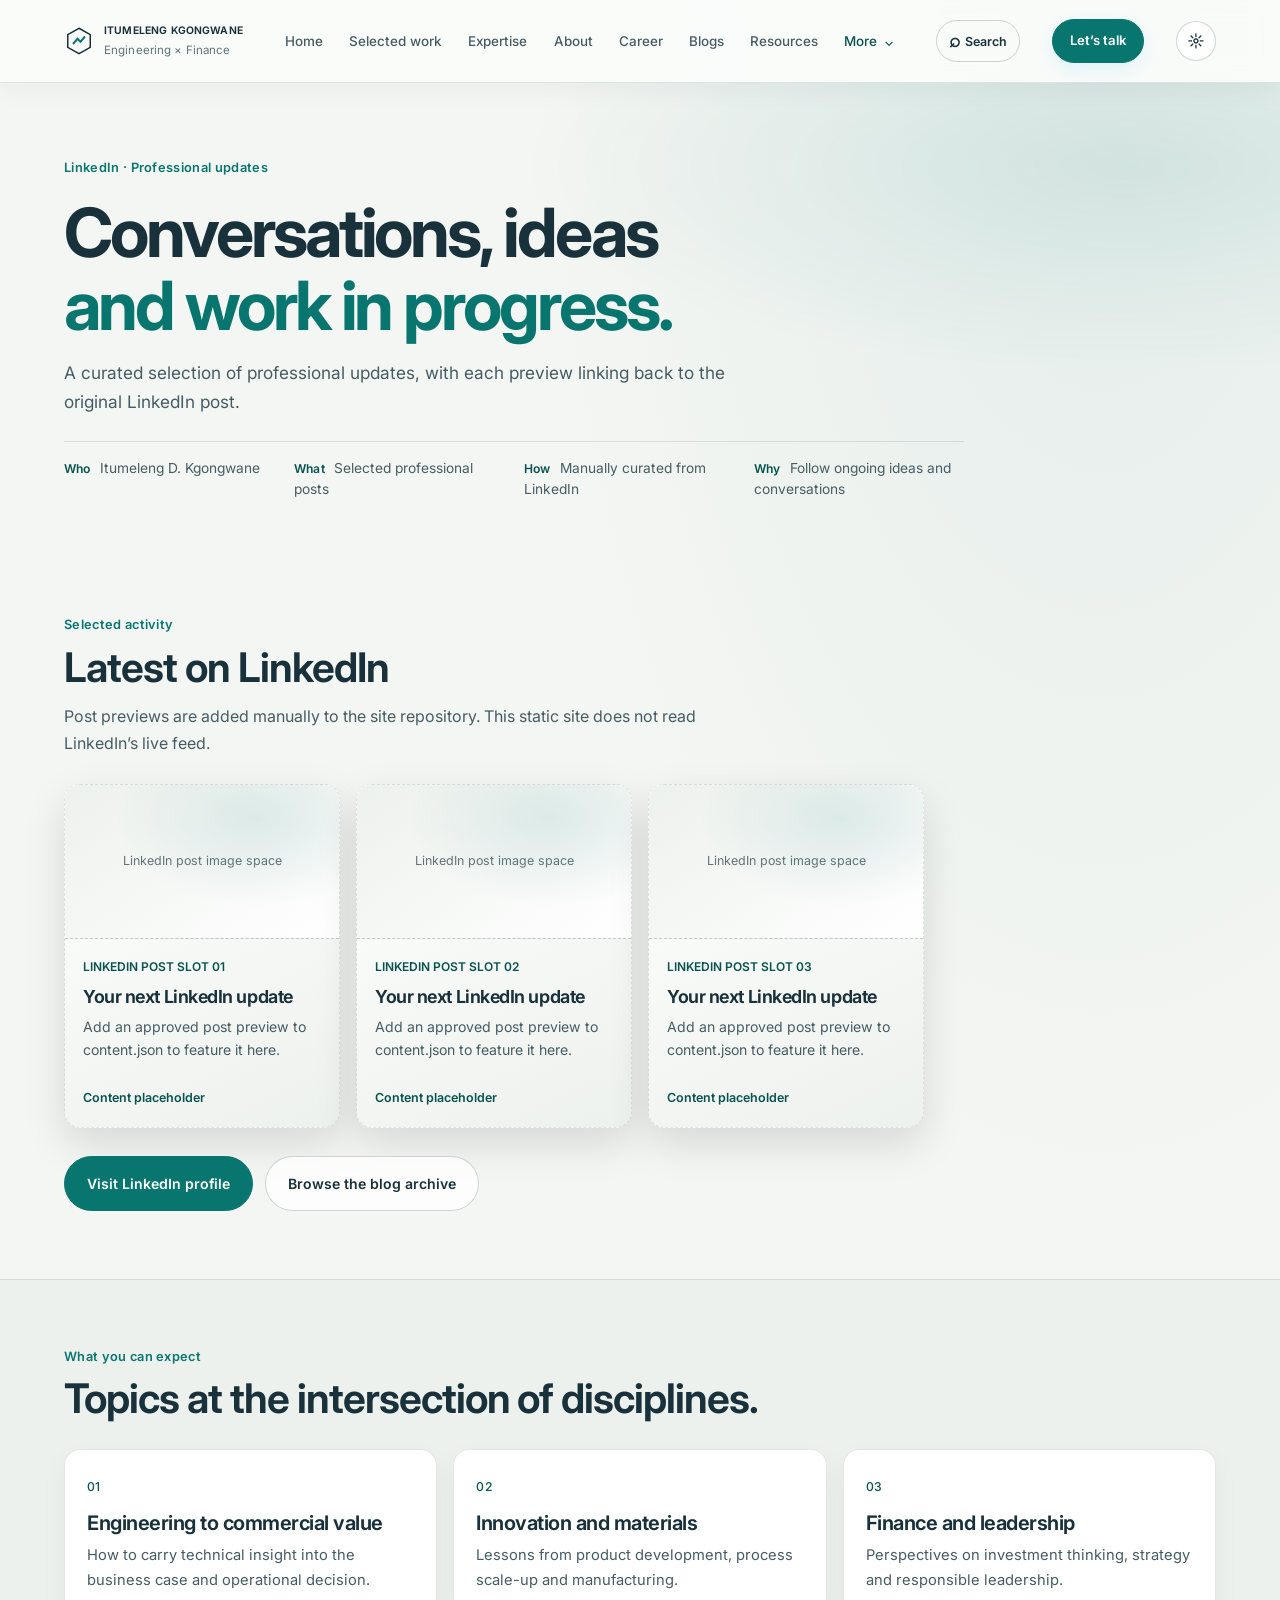
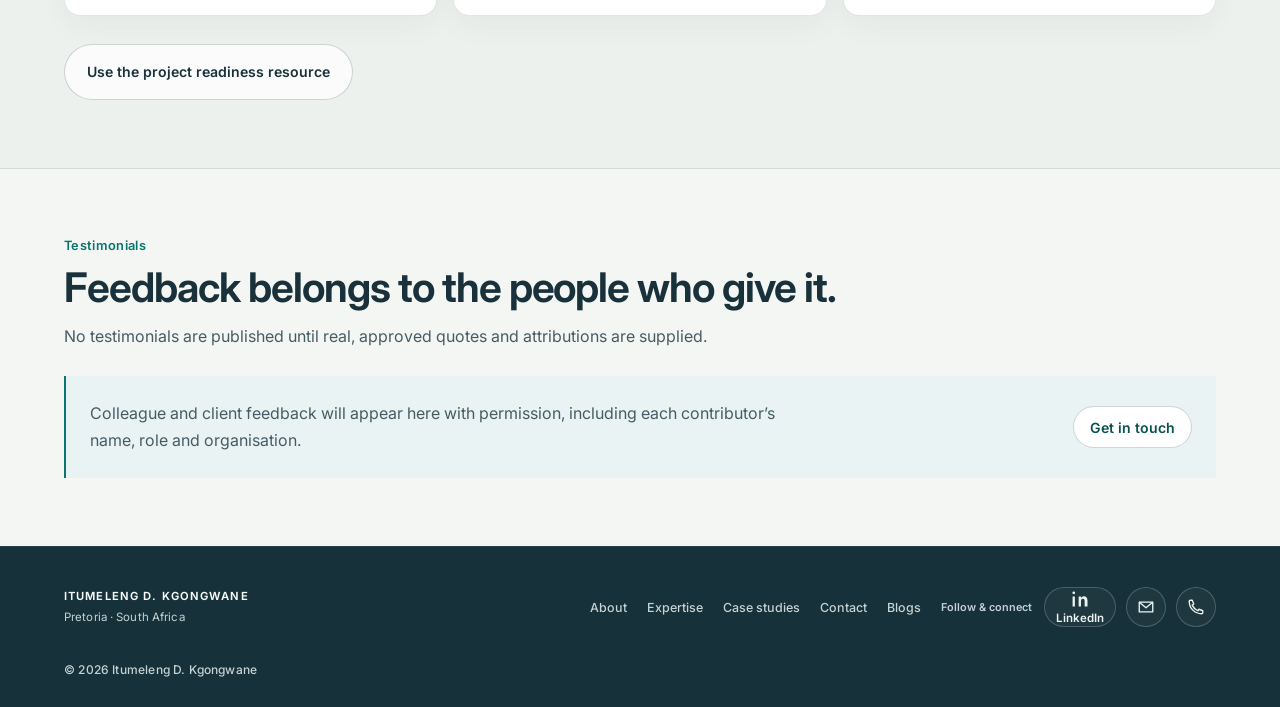
<file: insights.html>
<!doctype html>
<html lang="en"><head>
<meta charset="utf-8"><meta name="viewport" content="width=device-width,initial-scale=1"><meta name="description" content="Selected LinkedIn updates and professional conversations from Itumeleng D. Kgongwane.">
<meta property="og:title" content="LinkedIn Updates | Itumeleng Kgongwane"><meta property="og:description" content="Selected professional updates and conversations from Itumeleng D. Kgongwane."><meta property="og:type" content="website">
<title>LinkedIn Updates | Itumeleng Kgongwane</title><link rel="preconnect" href="https://fonts.googleapis.com"><link rel="preconnect" href="https://fonts.gstatic.com" crossorigin><link href="https://fonts.googleapis.com/css2?family=Inter:wght@400;500;600;700&display=swap" rel="stylesheet"><script src="theme.js"></script><link rel="stylesheet" href="style.css">
</head><body><a class="skip-link" href="#main">Skip to content</a>
<header class="nav"><div class="wrap"><a class="brand" href="index.html"><svg class="logo" viewBox="0 0 40 40" fill="none" aria-hidden="true"><path d="M20 3L35 11.5V28.5L20 37L5 28.5V11.5Z" stroke="#fff" stroke-width="2"/><path d="M12 24L18 17L22 21L28 14" stroke="#38bdf8" stroke-width="2.6"/></svg><span><b>ITUMELENG KGONGWANE</b><small>Engineering × Finance</small></span></a><button class="menu-btn" type="button" aria-label="Open menu" aria-expanded="false" aria-controls="main-navigation">Menu</button><nav class="links" id="main-navigation" aria-label="Main navigation"><a href="index.html">Home</a><a href="work.html">Selected work</a><a href="expertise.html">Expertise</a><a href="about.html">About</a><a href="career.html">Career</a><a href="blogs.html">Blogs</a><a href="resources.html">Resources</a><details class="nav-more has-current"><summary>More</summary><div class="nav-more-links"><a aria-current="page" href="insights.html">LinkedIn</a><a href="awards.html">Awards</a></div></details></nav><a class="nav-search" href="search.html" aria-label="Search the portfolio"><span class="nav-search-icon" aria-hidden="true">⌕</span><span>Search</span></a><a class="btn primary nav-cta" href="contact.html"><span>Let’s talk</span></a></div></header>
<main id="main" class="subpage">
  <section class="page-hero"><div class="wrap"><div class="eyebrow">LinkedIn · Professional updates</div><h1>Conversations, ideas<br><span class="cy">and work in progress.</span></h1><p class="lead">A curated selection of professional updates, with each preview linking back to the original LinkedIn post.</p><div class="page-facts"><span><b>Who</b> Itumeleng D. Kgongwane</span><span><b>What</b> Selected professional posts</span><span><b>How</b> Manually curated from LinkedIn</span><span><b>Why</b> Follow ongoing ideas and conversations</span></div></div></section>
  <section class="page-section"><div class="wrap">
    <div class="content-heading"><div class="eyebrow">Selected activity</div><h2>Latest on LinkedIn</h2><p>Post previews are added manually to the site repository. This static site does not read LinkedIn’s live feed.</p></div>
    <div class="content-card-grid linkedin-card-grid" data-linkedin-posts data-placeholder-count="3"><p class="content-empty">Loading LinkedIn posts…</p></div>
    <p class="content-error" data-content-error hidden>LinkedIn previews could not be loaded. Please visit Itumeleng’s profile.</p>
    <div class="related-destinations"><a class="btn primary" href="https://www.linkedin.com/in/itumelengidk/" target="_blank" rel="noopener noreferrer">Visit LinkedIn profile</a><a class="btn ghost" href="blogs.html">Browse the blog archive</a></div>
  </div></section>
  <section class="page-section page-section-alt"><div class="wrap"><div class="content-heading"><div class="eyebrow">What you can expect</div><h2>Topics at the intersection of disciplines.</h2></div><div class="topic-grid"><article><span>01</span><h3>Engineering to commercial value</h3><p>How to carry technical insight into the business case and operational decision.</p></article><article><span>02</span><h3>Innovation and materials</h3><p>Lessons from product development, process scale-up and manufacturing.</p></article><article><span>03</span><h3>Finance and leadership</h3><p>Perspectives on investment thinking, strategy and responsible leadership.</p></article></div><div class="related-destinations"><a class="btn ghost" href="resources.html">Use the project readiness resource</a></div></div></section>
  <section class="page-section"><div class="wrap"><div class="content-heading"><div class="eyebrow">Testimonials</div><h2>Feedback belongs to the people who give it.</h2><p>No testimonials are published until real, approved quotes and attributions are supplied.</p></div><div class="testimonial-note"><p>Colleague and client feedback will appear here with permission, including each contributor’s name, role and organisation.</p><a class="text-link" href="contact.html">Get in touch</a></div></div></section>
</main>
<footer><div class="wrap footer-inner"><a class="brand" href="index.html"><span><b>ITUMELENG D. KGONGWANE</b><small>Pretoria · South Africa</small></span></a><nav aria-label="Footer navigation"><a href="about.html">About</a><a href="expertise.html">Expertise</a><a href="work.html">Case studies</a><a href="contact.html">Contact</a><a href="blogs.html">Blogs</a></nav><div class="footer-social" aria-label="Contact Itumeleng">
<a href="https://www.linkedin.com/in/itumelengidk/" target="_blank" rel="noopener noreferrer" aria-label="LinkedIn profile"><svg viewBox="0 0 24 24" aria-hidden="true"><path d="M5.2 8.6H2.1V22h3.1V8.6ZM3.65 2A1.8 1.8 0 1 0 3.7 5.6 1.8 1.8 0 0 0 3.65 2ZM22 14.3c0-4-2.1-5.9-4.9-5.9a4.2 4.2 0 0 0-3.8 2.1V8.6h-3.1V22h3.1v-6.6c0-1.8.35-3.6 2.6-3.6s2.3 2.1 2.3 3.7V22H22v-7.7Z"/></svg></a>
<a href="mailto:kgongwane@icloud.com" aria-label="Send an email"><svg viewBox="0 0 24 24" aria-hidden="true"><path d="M3 5.5h18v13H3z"/><path d="m3.5 6 8.5 7 8.5-7"/></svg></a>
<a href="tel:+27829730324" aria-label="Call Itumeleng"><svg viewBox="0 0 24 24" aria-hidden="true"><path d="M7 3H4.5A1.5 1.5 0 0 0 3 4.5C3 13.6 10.4 21 19.5 21a1.5 1.5 0 0 0 1.5-1.5V17l-5-2-1.5 2a14 14 0 0 1-7.5-7.5L9 8 7 3Z"/></svg></a>
</div><span class="copyright">© 2026 Itumeleng D. Kgongwane</span></div></footer><script src="script.js"></script><script src="content.js"></script><script src="site.js"></script>
</body></html>
</file>
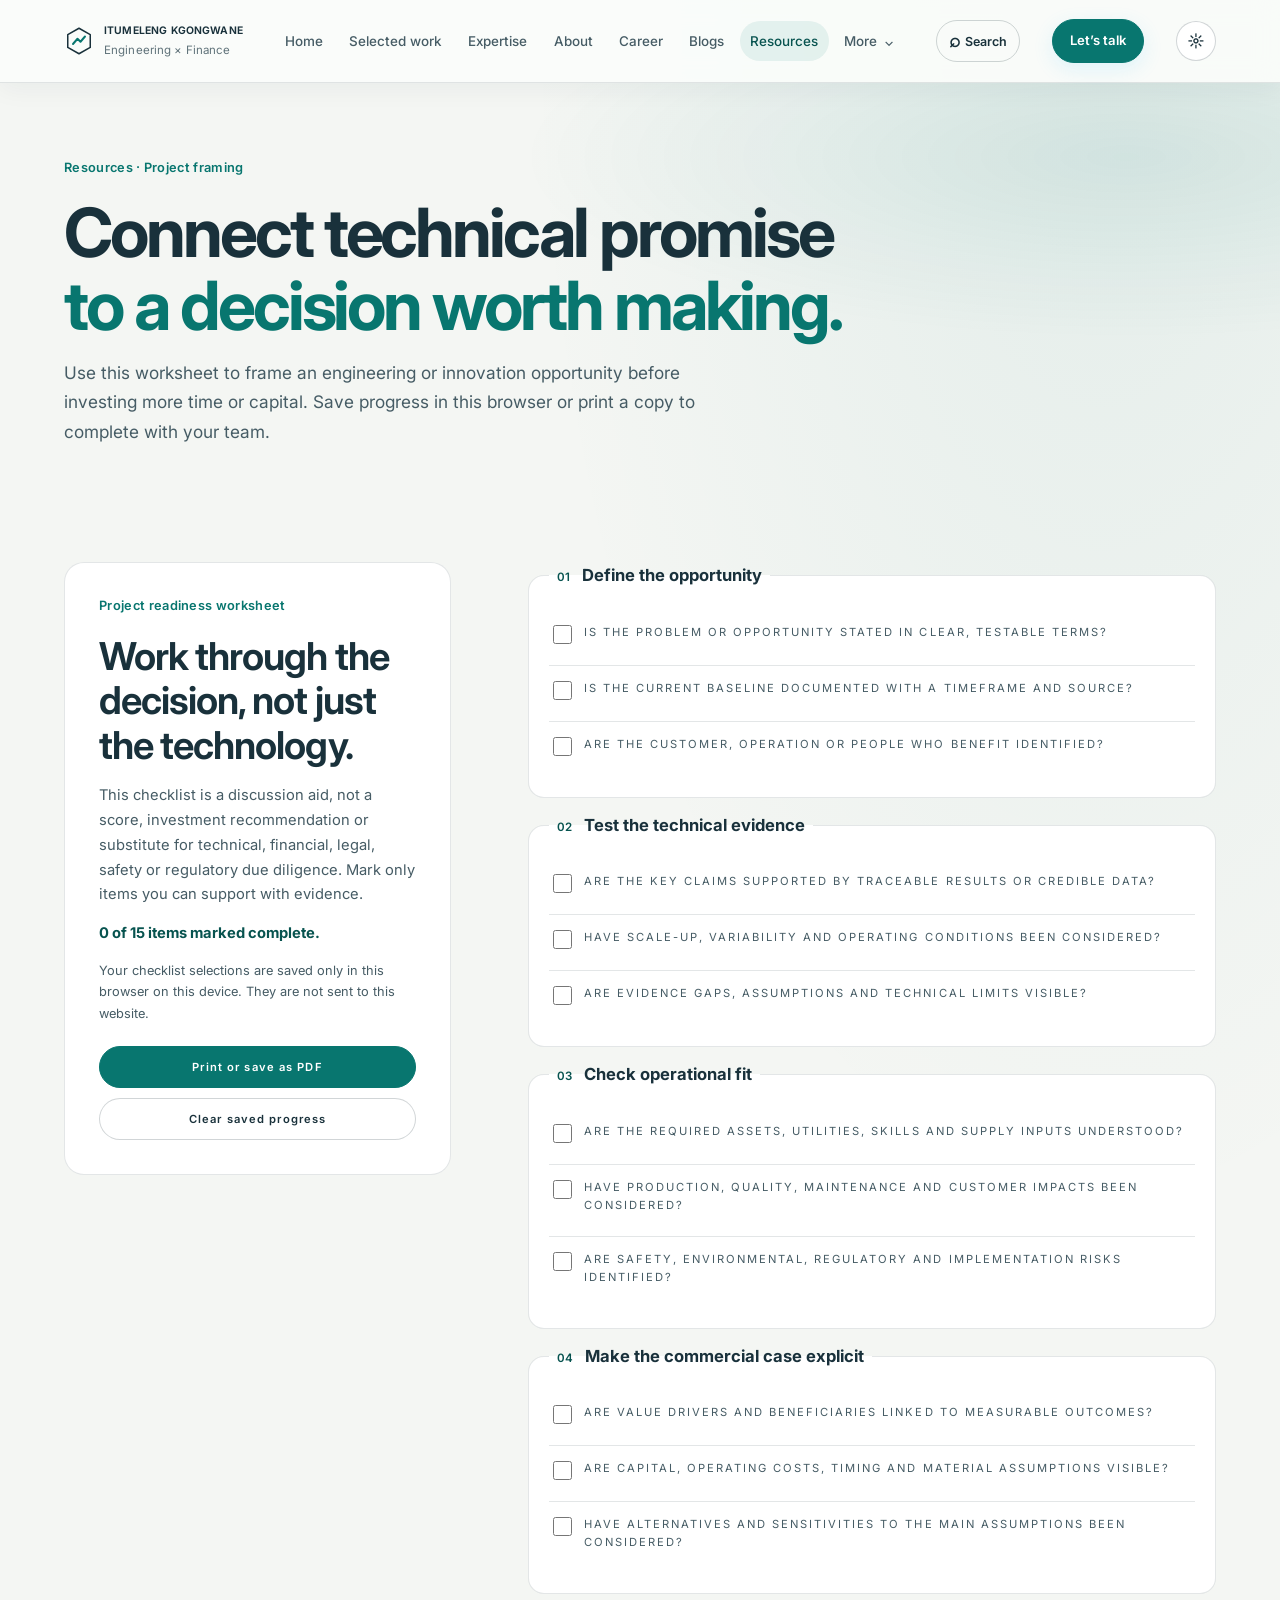
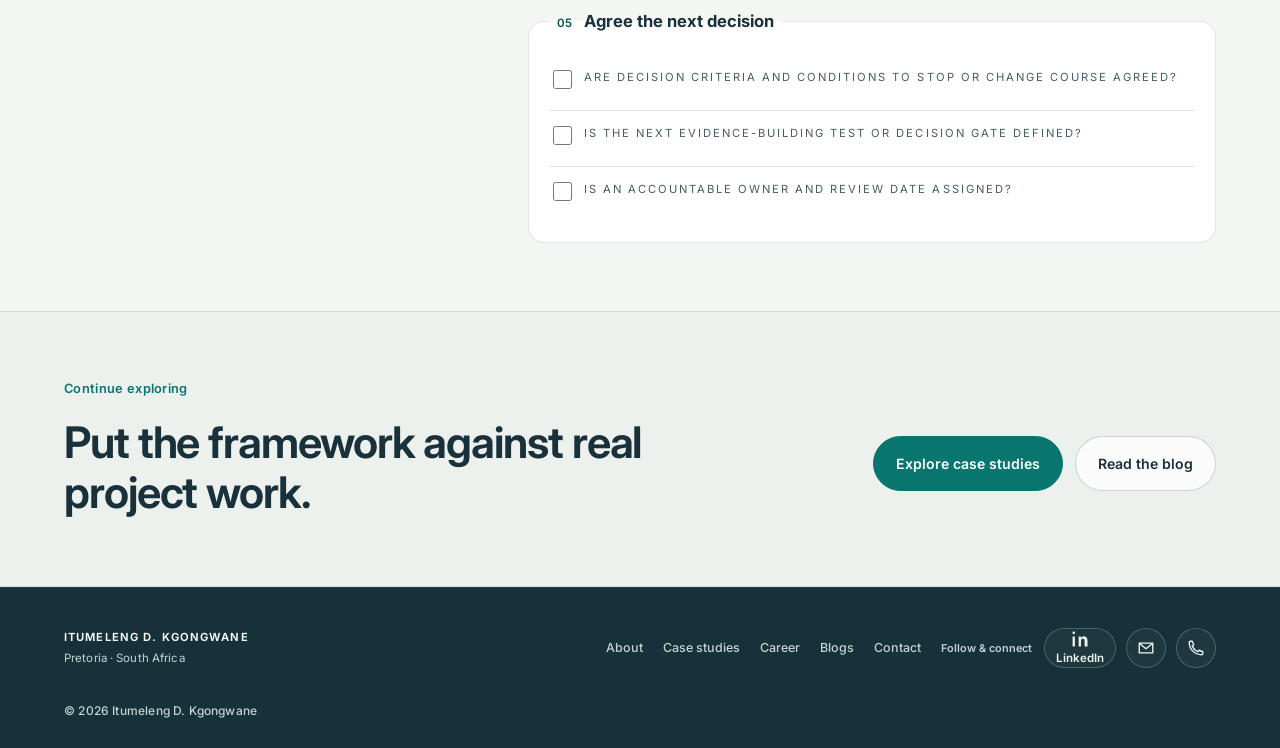
<file: resources.html>
<!doctype html>
<html lang="en">
<head>
<meta charset="utf-8">
<meta name="viewport" content="width=device-width,initial-scale=1">
<meta name="description" content="A practical engineering-to-investment readiness worksheet for framing technical opportunities, evidence, execution and commercial decisions.">
<meta property="og:title" content="Project Readiness Worksheet | Itumeleng Kgongwane">
<meta property="og:description" content="A practical checklist for connecting technical evidence to operational and commercial decisions.">
<meta property="og:type" content="website">
<title>Project Readiness Worksheet | Itumeleng Kgongwane</title>
<link rel="preconnect" href="https://fonts.googleapis.com">
<link rel="preconnect" href="https://fonts.gstatic.com" crossorigin>
<link href="https://fonts.googleapis.com/css2?family=Inter:wght@400;500;600;700&display=swap" rel="stylesheet">
<script src="theme.js"></script>
<link rel="stylesheet" href="style.css">
</head>
<body>
<a class="skip-link" href="#main">Skip to content</a>
<header class="nav"><div class="wrap">
  <a class="brand" href="index.html" aria-label="Itumeleng Kgongwane home">
    <svg class="logo" viewBox="0 0 40 40" fill="none" aria-hidden="true"><path d="M20 3L35 11.5V28.5L20 37L5 28.5V11.5Z" stroke="#fff" stroke-width="2" stroke-linejoin="round"/><path d="M12 24L18 17L22 21L28 14" stroke="#38bdf8" stroke-width="2.6" stroke-linecap="round" stroke-linejoin="round"/></svg>
    <span><b>ITUMELENG KGONGWANE</b><small>Engineering × Finance</small></span>
</a>
  <button class="menu-btn" type="button" aria-label="Open menu" aria-expanded="false" aria-controls="main-navigation">Menu</button>
  <nav class="links" id="main-navigation" aria-label="Main navigation"><a href="index.html">Home</a><a href="work.html">Selected work</a><a href="expertise.html">Expertise</a><a href="about.html">About</a><a href="career.html">Career</a><a href="blogs.html">Blogs</a><a class="active" aria-current="page" href="resources.html">Resources</a><details class="nav-more"><summary>More</summary><div class="nav-more-links"><a href="insights.html">LinkedIn</a><a href="awards.html">Awards</a></div></details></nav><a class="nav-search" href="search.html" aria-label="Search the portfolio"><span class="nav-search-icon" aria-hidden="true">⌕</span><span>Search</span></a>
  <a class="btn primary nav-cta" href="contact.html">Let’s talk</a>
</div></header>
<main id="main" class="subpage">
  <section class="page-hero"><div class="wrap">
    <div class="eyebrow">Resources · Project framing</div>
    <h1>Connect technical promise<br><span class="cy">to a decision worth making.</span></h1>
    <p class="lead">Use this worksheet to frame an engineering or innovation opportunity before investing more time or capital. Save progress in this browser or print a copy to complete with your team.</p>
  </div></section>
  <section class="page-section resource-section">
    <div class="wrap resource-layout">
      <div class="resource-intro">
        <div class="eyebrow">Project readiness worksheet</div>
        <h2>Work through the decision, not just the technology.</h2>
        <p>This checklist is a discussion aid, not a score, investment recommendation or substitute for technical, financial, legal, safety or regulatory due diligence. Mark only items you can support with evidence.</p>
        <p class="resource-progress" data-resource-progress aria-live="polite">0 items marked complete.</p>
        <p class="resource-storage-note">Your checklist selections are saved only in this browser on this device. They are not sent to this website.</p>
        <div class="resource-actions">
          <button class="btn primary" type="button" data-resource-print>Print or save as PDF</button>
          <button class="btn ghost" type="button" data-resource-clear>Clear saved progress</button>
        </div>
        <p class="resource-error" data-resource-error role="status" hidden>Progress could not be saved in this browser. You can still use and print the worksheet.</p>
      </div>
      <form class="resource-checklist" data-resource-checklist>
        <fieldset>
          <legend><span>01</span> Define the opportunity</legend>
          <label><input type="checkbox" name="challenge"><span>Is the problem or opportunity stated in clear, testable terms?</span></label>
          <label><input type="checkbox" name="baseline"><span>Is the current baseline documented with a timeframe and source?</span></label>
          <label><input type="checkbox" name="beneficiary"><span>Are the customer, operation or people who benefit identified?</span></label>
        </fieldset>
        <fieldset>
          <legend><span>02</span> Test the technical evidence</legend>
          <label><input type="checkbox" name="evidence"><span>Are the key claims supported by traceable results or credible data?</span></label>
          <label><input type="checkbox" name="scale"><span>Have scale-up, variability and operating conditions been considered?</span></label>
          <label><input type="checkbox" name="limitations"><span>Are evidence gaps, assumptions and technical limits visible?</span></label>
        </fieldset>
        <fieldset>
          <legend><span>03</span> Check operational fit</legend>
          <label><input type="checkbox" name="assets"><span>Are the required assets, utilities, skills and supply inputs understood?</span></label>
          <label><input type="checkbox" name="integration"><span>Have production, quality, maintenance and customer impacts been considered?</span></label>
          <label><input type="checkbox" name="safety"><span>Are safety, environmental, regulatory and implementation risks identified?</span></label>
        </fieldset>
        <fieldset>
          <legend><span>04</span> Make the commercial case explicit</legend>
          <label><input type="checkbox" name="value"><span>Are value drivers and beneficiaries linked to measurable outcomes?</span></label>
          <label><input type="checkbox" name="economics"><span>Are capital, operating costs, timing and material assumptions visible?</span></label>
          <label><input type="checkbox" name="sensitivity"><span>Have alternatives and sensitivities to the main assumptions been considered?</span></label>
        </fieldset>
        <fieldset>
          <legend><span>05</span> Agree the next decision</legend>
          <label><input type="checkbox" name="criteria"><span>Are decision criteria and conditions to stop or change course agreed?</span></label>
          <label><input type="checkbox" name="next-test"><span>Is the next evidence-building test or decision gate defined?</span></label>
          <label><input type="checkbox" name="ownership"><span>Is an accountable owner and review date assigned?</span></label>
        </fieldset>
      </form>
    </div>
  </section>
  <section class="page-section page-section-alt"><div class="wrap page-next"><div><div class="eyebrow">Continue exploring</div><h2>Put the framework against real project work.</h2></div><div class="related-destinations"><a class="btn primary" href="work.html">Explore case studies</a><a class="btn ghost" href="blogs.html">Read the blog</a></div></div></section>
</main>
<footer><div class="wrap footer-inner"><a class="brand" href="index.html"><span><b>ITUMELENG D. KGONGWANE</b><small>Pretoria · South Africa</small></span></a><nav aria-label="Footer navigation"><a href="about.html">About</a><a href="work.html">Case studies</a><a href="career.html">Career</a><a href="blogs.html">Blogs</a><a href="contact.html">Contact</a></nav><div class="footer-social" aria-label="Contact Itumeleng">
<a href="https://www.linkedin.com/in/itumelengidk/" target="_blank" rel="noopener noreferrer" aria-label="LinkedIn profile"><svg viewBox="0 0 24 24" aria-hidden="true"><path d="M5.2 8.6H2.1V22h3.1V8.6ZM3.65 2A1.8 1.8 0 1 0 3.7 5.6 1.8 1.8 0 0 0 3.65 2ZM22 14.3c0-4-2.1-5.9-4.9-5.9a4.2 4.2 0 0 0-3.8 2.1V8.6h-3.1V22h3.1v-6.6c0-1.8.35-3.6 2.6-3.6s2.3 2.1 2.3 3.7V22H22v-7.7Z"/></svg></a>
<a href="mailto:kgongwane@icloud.com" aria-label="Send an email"><svg viewBox="0 0 24 24" aria-hidden="true"><path d="M3 5.5h18v13H3z"/><path d="m3.5 6 8.5 7 8.5-7"/></svg></a>
<a href="tel:+27829730324" aria-label="Call Itumeleng"><svg viewBox="0 0 24 24" aria-hidden="true"><path d="M7 3H4.5A1.5 1.5 0 0 0 3 4.5C3 13.6 10.4 21 19.5 21a1.5 1.5 0 0 0 1.5-1.5V17l-5-2-1.5 2a14 14 0 0 1-7.5-7.5L9 8 7 3Z"/></svg></a>
</div><span class="copyright">© 2026 Itumeleng D. Kgongwane</span></div></footer>
<script src="script.js"></script>
<script src="resources.js"></script>
<script src="site.js"></script>
</body>
</html>
</file>
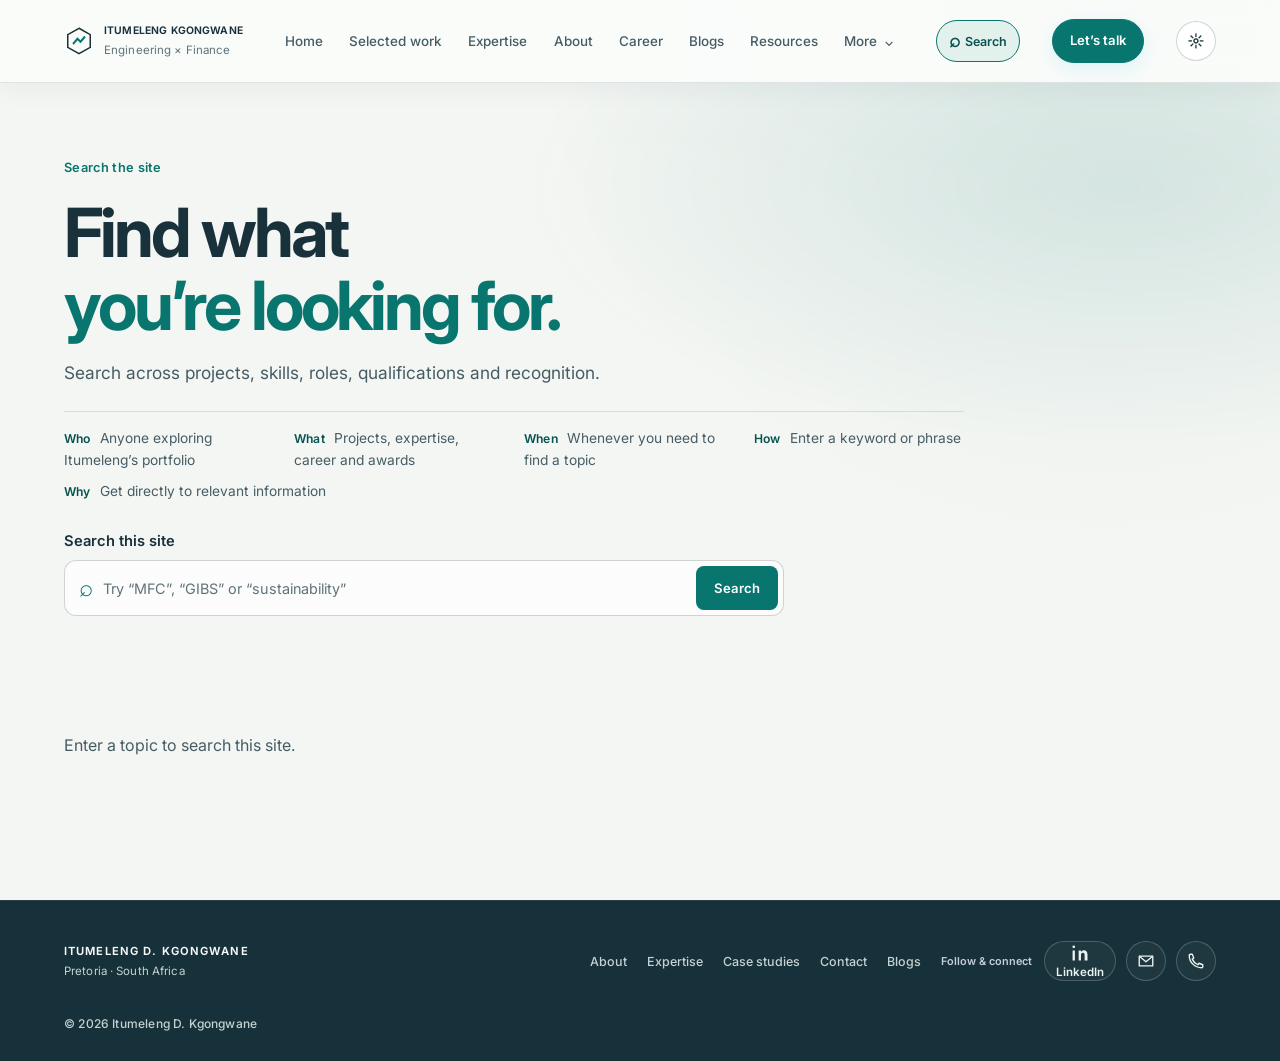
<file: search.html>
<!doctype html>
<html lang="en"><head>
<meta charset="utf-8"><meta name="viewport" content="width=device-width,initial-scale=1"><meta name="description" content="Search Itumeleng Kgongwane's site for case studies, career history, expertise, awards and more.">
<meta property="og:title" content="Search | Itumeleng Kgongwane"><meta property="og:description" content="Search Itumeleng Kgongwane's site for case studies, career history, expertise, awards and more."><meta property="og:type" content="website">
<title>Search | Itumeleng Kgongwane</title><link rel="preconnect" href="https://fonts.googleapis.com"><link rel="preconnect" href="https://fonts.gstatic.com" crossorigin><link href="https://fonts.googleapis.com/css2?family=Inter:wght@400;500;600;700&display=swap" rel="stylesheet"><script src="theme.js"></script><link rel="stylesheet" href="style.css">
</head><body><a class="skip-link" href="#main">Skip to content</a>
<header class="nav"><div class="wrap"><a class="brand" href="index.html"><svg class="logo" viewBox="0 0 40 40" fill="none" aria-hidden="true"><path d="M20 3L35 11.5V28.5L20 37L5 28.5V11.5Z" stroke="#fff" stroke-width="2"/><path d="M12 24L18 17L22 21L28 14" stroke="#38bdf8" stroke-width="2.6"/></svg><span><b>ITUMELENG KGONGWANE</b><small>Engineering × Finance</small></span></a><button class="menu-btn" type="button" aria-label="Open menu" aria-expanded="false" aria-controls="main-navigation">Menu</button><nav class="links" id="main-navigation" aria-label="Main navigation"><a href="index.html">Home</a><a href="work.html">Selected work</a><a href="expertise.html">Expertise</a><a href="about.html">About</a><a href="career.html">Career</a><a href="blogs.html">Blogs</a><a href="resources.html">Resources</a><details class="nav-more"><summary>More</summary><div class="nav-more-links"><a href="insights.html">LinkedIn</a><a href="awards.html">Awards</a></div></details></nav><a class="nav-search" aria-current="page" href="search.html" aria-label="Search the portfolio"><span class="nav-search-icon" aria-hidden="true">⌕</span><span>Search</span></a><a class="btn primary nav-cta" href="contact.html"><span>Let’s talk</span></a></div></header>
<main id="main" class="subpage">
  <section class="page-hero"><div class="wrap"><div class="eyebrow">Search the site</div><h1>Find what<br><span class="cy">you’re looking for.</span></h1><p class="lead">Search across projects, skills, roles, qualifications and recognition.</p><div class="page-facts"><span><b>Who</b> Anyone exploring Itumeleng’s portfolio</span><span><b>What</b> Projects, expertise, career and awards</span><span><b>When</b> Whenever you need to find a topic</span><span><b>How</b> Enter a keyword or phrase</span><span><b>Why</b> Get directly to relevant information</span></div>
    <form class="site-search search-page-form" action="search.html" method="get" role="search"><label for="site-search-input">Search this site</label><div class="site-search-control"><span class="search-icon" aria-hidden="true">⌕</span><input id="site-search-input" type="search" name="q" placeholder="Try “MFC”, “GIBS” or “sustainability”" autocomplete="off"><button type="submit">Search</button></div></form>
  </div></section>
  <section class="page-section"><div class="wrap"><div id="search-results" class="search-page-results" aria-live="polite"><p>Enter a topic to search this site.</p></div></div></section>
</main>
<footer><div class="wrap footer-inner"><a class="brand" href="index.html"><span><b>ITUMELENG D. KGONGWANE</b><small>Pretoria · South Africa</small></span></a><nav aria-label="Footer navigation"><a href="about.html">About</a><a href="expertise.html">Expertise</a><a href="work.html">Case studies</a><a href="contact.html">Contact</a><a href="blogs.html">Blogs</a></nav><div class="footer-social" aria-label="Contact Itumeleng">
<a href="https://www.linkedin.com/in/itumelengidk/" target="_blank" rel="noopener noreferrer" aria-label="LinkedIn profile"><svg viewBox="0 0 24 24" aria-hidden="true"><path d="M5.2 8.6H2.1V22h3.1V8.6ZM3.65 2A1.8 1.8 0 1 0 3.7 5.6 1.8 1.8 0 0 0 3.65 2ZM22 14.3c0-4-2.1-5.9-4.9-5.9a4.2 4.2 0 0 0-3.8 2.1V8.6h-3.1V22h3.1v-6.6c0-1.8.35-3.6 2.6-3.6s2.3 2.1 2.3 3.7V22H22v-7.7Z"/></svg></a>
<a href="mailto:kgongwane@icloud.com" aria-label="Send an email"><svg viewBox="0 0 24 24" aria-hidden="true"><path d="M3 5.5h18v13H3z"/><path d="m3.5 6 8.5 7 8.5-7"/></svg></a>
<a href="tel:+27829730324" aria-label="Call Itumeleng"><svg viewBox="0 0 24 24" aria-hidden="true"><path d="M7 3H4.5A1.5 1.5 0 0 0 3 4.5C3 13.6 10.4 21 19.5 21a1.5 1.5 0 0 0 1.5-1.5V17l-5-2-1.5 2a14 14 0 0 1-7.5-7.5L9 8 7 3Z"/></svg></a>
</div><span class="copyright">© 2026 Itumeleng D. Kgongwane</span></div></footer><script src="script.js"></script><script src="search.js"></script><script src="site.js"></script>
</body></html>
</file>
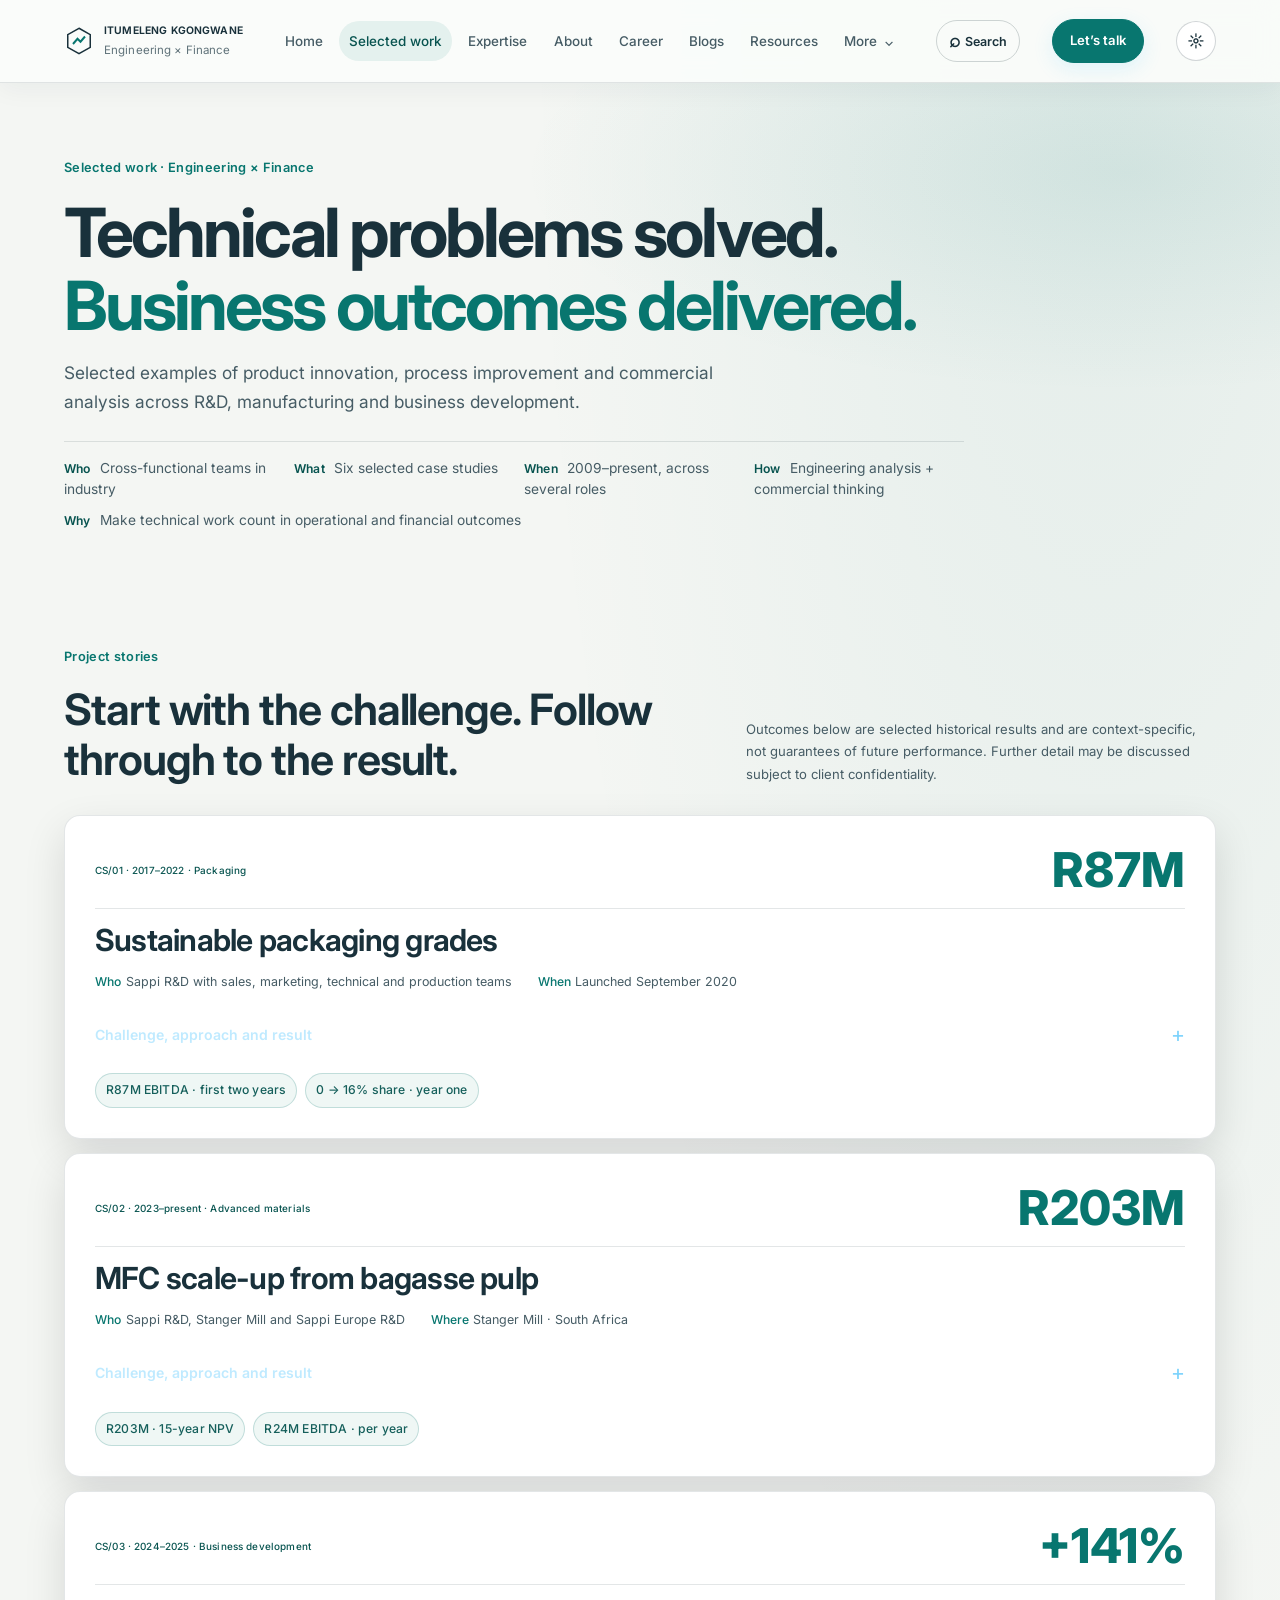
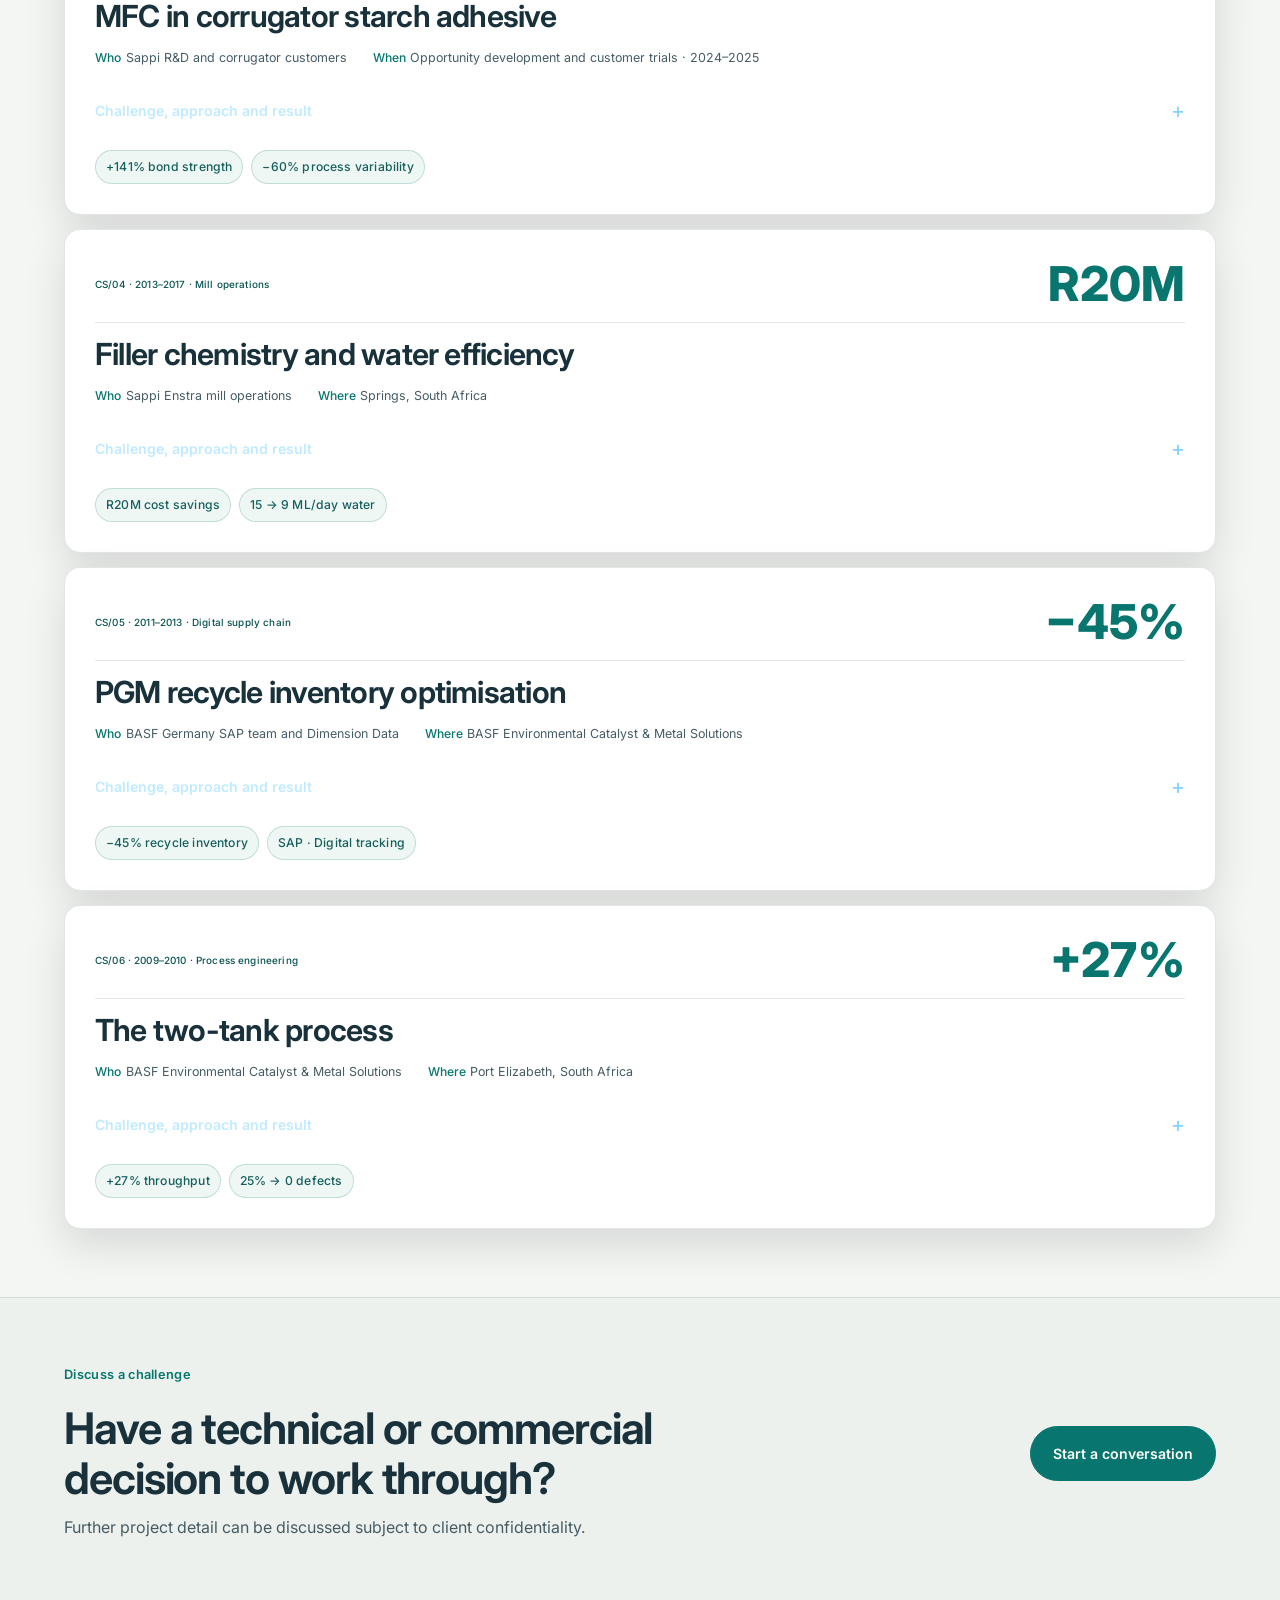
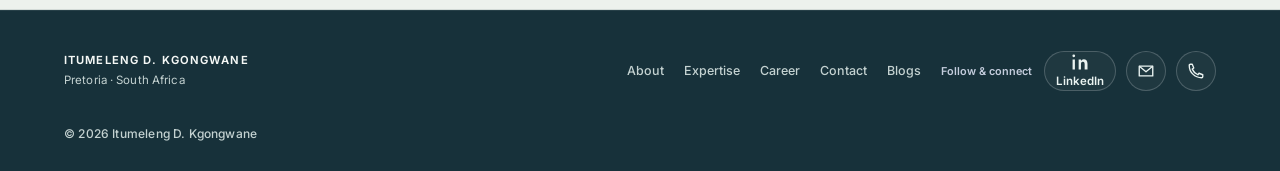
<file: work.html>
<!doctype html>
<html lang="en"><head>
<meta charset="utf-8"><meta name="viewport" content="width=device-width,initial-scale=1"><meta name="description" content="Selected engineering, R&D and business-development case studies by Itumeleng D. Kgongwane, with technical context and reported outcomes.">
<meta property="og:title" content="Case Studies | Itumeleng Kgongwane"><meta property="og:description" content="Selected engineering, R&D and business-development case studies by Itumeleng D. Kgongwane, with technical context and reported outcomes."><meta property="og:type" content="website">
<title>Case Studies | Itumeleng Kgongwane</title><link rel="preconnect" href="https://fonts.googleapis.com"><link rel="preconnect" href="https://fonts.gstatic.com" crossorigin><link href="https://fonts.googleapis.com/css2?family=Inter:wght@400;500;600;700&display=swap" rel="stylesheet"><script src="theme.js"></script><link rel="stylesheet" href="style.css">
</head><body><a class="skip-link" href="#main">Skip to content</a>
<header class="nav"><div class="wrap"><a class="brand" href="index.html"><svg class="logo" viewBox="0 0 40 40" fill="none" aria-hidden="true"><path d="M20 3L35 11.5V28.5L20 37L5 28.5V11.5Z" stroke="#fff" stroke-width="2"/><path d="M12 24L18 17L22 21L28 14" stroke="#38bdf8" stroke-width="2.6"/></svg><span><b>ITUMELENG KGONGWANE</b><small>Engineering × Finance</small></span></a><button class="menu-btn" type="button" aria-label="Open menu" aria-expanded="false" aria-controls="main-navigation">Menu</button><nav class="links" id="main-navigation" aria-label="Main navigation"><a href="index.html">Home</a><a class="active" aria-current="page" href="work.html">Selected work</a><a href="expertise.html">Expertise</a><a href="about.html">About</a><a href="career.html">Career</a><a href="blogs.html">Blogs</a><a href="resources.html">Resources</a><details class="nav-more"><summary>More</summary><div class="nav-more-links"><a href="insights.html">LinkedIn</a><a href="awards.html">Awards</a></div></details></nav><a class="nav-search" href="search.html" aria-label="Search the portfolio"><span class="nav-search-icon" aria-hidden="true">⌕</span><span>Search</span></a><a class="btn primary nav-cta" href="contact.html"><span>Let’s talk</span></a></div></header>
<main id="main" class="subpage">
  <section class="page-hero"><div class="wrap"><div class="eyebrow">Selected work · Engineering × Finance</div><h1>Technical problems solved.<br><span class="cy">Business outcomes delivered.</span></h1><p class="lead">Selected examples of product innovation, process improvement and commercial analysis across R&amp;D, manufacturing and business development.</p><div class="page-facts"><span><b>Who</b> Cross-functional teams in industry</span><span><b>What</b> Six selected case studies</span><span><b>When</b> 2009–present, across several roles</span><span><b>How</b> Engineering analysis + commercial thinking</span><span><b>Why</b> Make technical work count in operational and financial outcomes</span></div></div></section>
  <section class="page-section"><div class="wrap"><div class="case-intro"><div><div class="eyebrow">Project stories</div><h2>Start with the challenge. Follow through to the result.</h2></div><p>Outcomes below are selected historical results and are context-specific, not guarantees of future performance. Further detail may be discussed subject to client confidentiality.</p></div>
    <div class="case-list">
      <article class="case-detail" id="case-packaging"><div class="case-detail-top"><span>CS/01 · 2017–2022 · Packaging</span><strong>R87M</strong></div><h3>Sustainable packaging grades</h3><div class="case-meta"><span><b>Who</b> Sappi R&amp;D with sales, marketing, technical and production teams</span><span><b>When</b> Launched September 2020</span></div><details class="case-story-details"><summary>Challenge, approach and result</summary><div class="case-story"><div><h4>The challenge</h4><p>Digitisation was eroding graphic-paper demand. A new, higher-margin packaging grade had to be developed and launched across functions during COVID-19.</p></div><div><h4>What I did</h4><p>Spearheaded the sustainable packaging grades initiative, coordinating technical development and cross-functional launch execution.</p></div><div><h4>Why it mattered</h4><p>Market share moved from zero to 16% in year one (now 25–30%). EBITDA was R36M and R51M in the first two years; the project won Sappi’s Global Gold Technical Innovation Award.</p></div></div></details><div class="case-tags"><span>R87M EBITDA · first two years</span><span>0 → 16% share · year one</span></div></article>
      <article class="case-detail" id="case-mfc"><div class="case-detail-top"><span>CS/02 · 2023–present · Advanced materials</span><strong>R203M</strong></div><h3>MFC scale-up from bagasse pulp</h3><div class="case-meta"><span><b>Who</b> Sappi R&amp;D, Stanger Mill and Sappi Europe R&amp;D</span><span><b>Where</b> Stanger Mill · South Africa</span></div><details class="case-story-details"><summary>Challenge, approach and result</summary><div class="case-story"><div><h4>The challenge</h4><p>Turning South African pulps into microfibrillated cellulose (MFC) required identifying the right energy input and scaling the process at mill level.</p></div><div><h4>What I did</h4><p>Worked with Sappi Europe R&amp;D to establish the process conditions and scale MFC using bagasse pulp at Stanger Mill.</p></div><div><h4>Why it mattered</h4><p>Bagasse MFC offsets raw-material input at approximately R1,000/t without compromising quality, adding R24M EBITDA a year.</p></div></div></details><div class="case-tags"><span>R203M · 15-year NPV</span><span>R24M EBITDA · per year</span></div></article>
      <article class="case-detail" id="case-corrugator"><div class="case-detail-top"><span>CS/03 · 2024–2025 · Business development</span><strong>+141%</strong></div><h3>MFC in corrugator starch adhesive</h3><div class="case-meta"><span><b>Who</b> Sappi R&amp;D and corrugator customers</span><span><b>When</b> Opportunity development and customer trials · 2024–2025</span></div><details class="case-story-details"><summary>Challenge, approach and result</summary><div class="case-story"><div><h4>The challenge</h4><p>Corrugating adhesive variability, bond strength and speed needed a validated recipe and a business case strong enough to justify customer trials.</p></div><div><h4>What I did</h4><p>Identified the opportunity, sized TAM/SAM/SOM, built a pricing model and won executive buy-in. Customer trials tested the economics on heavier boards.</p></div><div><h4>Why it mattered</h4><p>Trials showed a 141% increase in bond strength and 60% lower process variability.</p></div></div></details><div class="case-tags"><span>+141% bond strength</span><span>−60% process variability</span></div></article>
      <article class="case-detail" id="case-filler-water"><div class="case-detail-top"><span>CS/04 · 2013–2017 · Mill operations</span><strong>R20M</strong></div><h3>Filler chemistry and water efficiency</h3><div class="case-meta"><span><b>Who</b> Sappi Enstra mill operations</span><span><b>Where</b> Springs, South Africa</span></div><details class="case-story-details"><summary>Challenge, approach and result</summary><div class="case-story"><div><h4>The challenge</h4><p>Imported pulp fibre was costly and exposed to exchange-rate risk, while daily water, steam and energy use lacked visibility.</p></div><div><h4>What I did</h4><p>Applied filler-increase chemistry to substitute costly fibre and built a quasi-dynamic dashboard tracking water, steam and energy daily.</p></div><div><h4>Why it mattered</h4><p>Cost savings reached R20M and water use decreased from 15 to 9 ML/day.</p></div></div></details><div class="case-tags"><span>R20M cost savings</span><span>15 → 9 ML/day water</span></div></article>
      <article class="case-detail" id="case-pgm-inventory"><div class="case-detail-top"><span>CS/05 · 2011–2013 · Digital supply chain</span><strong>−45%</strong></div><h3>PGM recycle inventory optimisation</h3><div class="case-meta"><span><b>Who</b> BASF Germany SAP team and Dimension Data</span><span><b>Where</b> BASF Environmental Catalyst &amp; Metal Solutions</span></div><details class="case-story-details"><summary>Challenge, approach and result</summary><div class="case-story"><div><h4>The challenge</h4><p>System glitches across SAP and Oracle prevented optimal use of platinum-group-metal recycle inventory in automotive catalyst production.</p></div><div><h4>What I did</h4><p>Mapped process, data and physical inventory, then wrote pseudo-algorithms for the system integrators.</p></div><div><h4>Why it mattered</h4><p>The work reduced recycle inventory by 45% and was nominated for the Global Catalyst Compass Award.</p></div></div></details><div class="case-tags"><span>−45% recycle inventory</span><span>SAP · Digital tracking</span></div></article>
      <article class="case-detail" id="case-two-tank"><div class="case-detail-top"><span>CS/06 · 2009–2010 · Process engineering</span><strong>+27%</strong></div><h3>The two-tank process</h3><div class="case-meta"><span><b>Who</b> BASF Environmental Catalyst &amp; Metal Solutions</span><span><b>Where</b> Port Elizabeth, South Africa</span></div><details class="case-story-details"><summary>Challenge, approach and result</summary><div class="case-story"><div><h4>The challenge</h4><p>Back-pressure defects on asymmetric soot-filter technology were running at 25%, limiting output on a critical emissions product.</p></div><div><h4>What I did</h4><p>A 5M root-cause analysis led to a reconfigured two-tank process that addressed the source of the defects.</p></div><div><h4>Why it mattered</h4><p>The change eliminated back-pressure defects and set a new production record, increasing throughput by 27%.</p></div></div></details><div class="case-tags"><span>+27% throughput</span><span>25% → 0 defects</span></div></article>
    </div>
  </div></section>
  <section class="page-section page-section-alt"><div class="wrap page-next"><div><div class="eyebrow">Discuss a challenge</div><h2>Have a technical or commercial decision to work through?</h2><p>Further project detail can be discussed subject to client confidentiality.</p></div><a class="btn primary" href="contact.html">Start a conversation</a></div></section>
</main>
<footer><div class="wrap footer-inner"><a class="brand" href="index.html"><span><b>ITUMELENG D. KGONGWANE</b><small>Pretoria · South Africa</small></span></a><nav aria-label="Footer navigation"><a href="about.html">About</a><a href="expertise.html">Expertise</a><a href="career.html">Career</a><a href="contact.html">Contact</a><a href="blogs.html">Blogs</a></nav><div class="footer-social" aria-label="Contact Itumeleng">
<a href="https://www.linkedin.com/in/itumelengidk/" target="_blank" rel="noopener noreferrer" aria-label="LinkedIn profile"><svg viewBox="0 0 24 24" aria-hidden="true"><path d="M5.2 8.6H2.1V22h3.1V8.6ZM3.65 2A1.8 1.8 0 1 0 3.7 5.6 1.8 1.8 0 0 0 3.65 2ZM22 14.3c0-4-2.1-5.9-4.9-5.9a4.2 4.2 0 0 0-3.8 2.1V8.6h-3.1V22h3.1v-6.6c0-1.8.35-3.6 2.6-3.6s2.3 2.1 2.3 3.7V22H22v-7.7Z"/></svg></a>
<a href="mailto:kgongwane@icloud.com" aria-label="Send an email"><svg viewBox="0 0 24 24" aria-hidden="true"><path d="M3 5.5h18v13H3z"/><path d="m3.5 6 8.5 7 8.5-7"/></svg></a>
<a href="tel:+27829730324" aria-label="Call Itumeleng"><svg viewBox="0 0 24 24" aria-hidden="true"><path d="M7 3H4.5A1.5 1.5 0 0 0 3 4.5C3 13.6 10.4 21 19.5 21a1.5 1.5 0 0 0 1.5-1.5V17l-5-2-1.5 2a14 14 0 0 1-7.5-7.5L9 8 7 3Z"/></svg></a>
</div><span class="copyright">© 2026 Itumeleng D. Kgongwane</span></div></footer><script src="script.js"></script><script src="site.js"></script>
</body></html>
</file>
<file: style.css>
:root{
  --bg:#1a2438;--bg2:#151e30;--card:#172034;--card2:#1c2740;
  --line:rgba(255,255,255,.09);--line2:rgba(255,255,255,.16);
  --text:#ffffff;--body:#c3ccdb;--muted:#8f9bb0;
  --cy:#38bdf8;--cy2:#7dd3fc;--cyd:#0b4f6c;
  --max:1660px;
  --mono:Inter,-apple-system,BlinkMacSystemFont,"Segoe UI",sans-serif;
  --head:Inter,-apple-system,BlinkMacSystemFont,"Segoe UI",sans-serif;
}
*{box-sizing:border-box;margin:0;padding:0}
html{scroll-behavior:smooth}
body{
  font-family:'Inter',system-ui,-apple-system,Segoe UI,Roboto,sans-serif;font-weight:300;
  background:linear-gradient(180deg,#1e2a40 0%,#161f30 100%);
  background-attachment:fixed;
  color:var(--text);line-height:1.6;-webkit-font-smoothing:antialiased;
}
h1,h2,h3,h4{font-family:var(--head);font-weight:800;line-height:1.05;letter-spacing:-.02em}
a{color:inherit;text-decoration:none}
img{max-width:100%;display:block}
.wrap{max-width:var(--max);margin:0 auto;padding:0 40px}
section{padding:96px 0}
.eyebrow,.kicker{font-family:var(--mono);font-size:.78rem;letter-spacing:.28em;text-transform:uppercase;color:var(--cy);margin-bottom:18px;font-weight:500}
.lead{color:var(--body);font-size:1.25rem;line-height:1.6;max-width:700px}

/* NAV */
header.nav{position:sticky;top:0;z-index:50;background:rgba(24,34,53,.82);backdrop-filter:blur(12px);border-bottom:1px solid var(--line)}
.nav .wrap{display:flex;align-items:center;justify-content:space-between;height:90px;gap:20px}
.brand{display:flex;align-items:center;gap:14px}
.brand .logo{width:34px;height:34px;flex:none}
.brand b{display:block;font-family:var(--head);font-weight:800;font-size:1.15rem;letter-spacing:.2em}
.brand small{display:block;font-family:var(--mono);font-size:.64rem;letter-spacing:.24em;text-transform:uppercase;color:var(--muted);margin-top:2px}
nav.links{display:flex;gap:44px;font-family:var(--mono);font-size:.78rem;letter-spacing:.22em;text-transform:uppercase;color:#dbe3f0}
nav.links a{padding:6px 0;border-bottom:1px solid transparent;transition:.2s}
nav.links a:hover,nav.links a.active{color:var(--cy);border-color:var(--cy)}
.menu-btn{display:none;background:none;border:1px solid var(--line2);color:var(--text);padding:8px 14px;border-radius:999px;font-family:var(--mono);font-size:.75rem;letter-spacing:.15em;text-transform:uppercase;cursor:pointer}

/* BUTTONS */
.btn{display:inline-flex;align-items:center;gap:10px;padding:19px 34px;border-radius:999px;font-family:var(--mono);font-weight:600;font-size:.82rem;letter-spacing:.2em;text-transform:uppercase;border:1px solid var(--cy);transition:.2s;cursor:pointer}
.btn.primary{background:var(--cy);color:#0a1628}
.btn.primary:hover{background:var(--cy2);border-color:var(--cy2)}
.btn.ghost{border-color:var(--line2);color:#fff;background:rgba(255,255,255,.02)}
.btn.ghost:hover{border-color:var(--cy);color:var(--cy)}
.nav-cta{padding:15px 26px;font-size:.74rem}
.btn-row{display:flex;gap:16px;flex-wrap:wrap;margin-top:40px}
.hero-social{display:inline-flex;align-items:center;gap:10px;margin-top:28px;color:var(--body);font-size:.92rem;transition:color .2s}
.hero-social:hover{color:var(--cy)}
.hero-social svg,.contact-action svg,footer .icons svg{width:19px;height:19px;fill:none;stroke:currentColor;stroke-width:1.7;stroke-linecap:round;stroke-linejoin:round;flex:none}
.hero-social b{color:var(--cy);font-size:1.1rem}

/* HERO */
.hero{position:relative;padding:52px 0 56px;overflow:hidden}
.hero::before{
  content:"";position:absolute;top:0;left:30%;width:960px;height:700px;
  background:none;background-size:92px 159px;opacity:1;pointer-events:none;
  -webkit-mask-image:radial-gradient(ellipse 50% 50% at 48% 38%,#000 0,transparent 75%);
  mask-image:radial-gradient(ellipse 50% 50% at 48% 38%,#000 0,transparent 75%);
}
.hero .wrap{position:relative}
.kicker{display:flex;align-items:center;gap:14px;margin-bottom:24px}
.kicker .dot{width:9px;height:9px;border-radius:50%;background:var(--cy);box-shadow:0 0 12px var(--cy)}
.kicker b{color:var(--cy);font-weight:500}
.hero-slide{display:grid;grid-template-columns:1.05fr .95fr;gap:clamp(34px,6vw,88px);align-items:center;min-height:450px}
.hero-slide[hidden]{display:none}
.hero h1{font-size:clamp(3.2rem,6.4vw,7rem);line-height:1.04;letter-spacing:-.035em;font-weight:800}
.hero-slide h2{font-size:clamp(2.8rem,5.6vw,5.4rem);line-height:1.04}
.hero h1 .cy,.hero-slide h2 .cy{color:var(--cy)}
.hero .lead{margin-top:24px;color:#d5dcea;font-size:1.18rem;max-width:620px}
.hero-visual{min-width:0;max-width:540px;width:100%;justify-self:end}
.hero-photo{width:min(100%,440px);aspect-ratio:16/10;margin-left:auto}
.hero-caption{margin-top:12px;color:var(--muted);font-family:var(--mono);font-size:.7rem;letter-spacing:.08em;text-transform:uppercase}
.hero-visual .hero-social{margin-top:14px}
.hero-controls{display:flex;gap:8px;margin-top:28px;border-top:1px solid var(--line);padding-top:16px}
.hero-tab{padding:10px 18px;border:1px solid transparent;background:transparent;color:var(--muted);font-family:var(--mono);font-size:.74rem;letter-spacing:.12em;text-transform:uppercase;cursor:pointer;transition:.2s}
.hero-tab:hover,.hero-tab[aria-selected="true"]{border-color:var(--line2);color:var(--text)}
.hero-tab[aria-selected="true"]{background:rgba(56,189,248,.1);border-color:rgba(56,189,248,.35);color:var(--cy2)}
.hero-tab:focus-visible{outline:2px solid var(--cy);outline-offset:3px}
.result-feature,.result-pair>div{padding:22px 0;border-bottom:1px solid var(--line2)}
.result-feature span,.result-pair span{display:block;color:var(--muted);font-family:var(--mono);font-size:.72rem;letter-spacing:.1em;text-transform:uppercase}
.result-feature b{display:block;margin-top:8px;font-family:var(--head);font-size:clamp(4.5rem,9vw,7.5rem);line-height:1;color:var(--cy)}
.result-pair{display:grid;grid-template-columns:1fr 1fr;gap:24px}
.result-pair b{display:block;margin-top:8px;font-family:var(--head);font-size:clamp(2rem,4vw,3rem)}
.advisory-visual h3{margin-bottom:18px;font-size:1.2rem;color:var(--muted)}
.advisory-visual a{display:flex;align-items:center;gap:18px;padding:18px 0;border-top:1px solid var(--line2);font-size:1rem}
.advisory-visual a:hover{color:var(--cy)}
.advisory-visual a span{font-family:var(--mono);font-size:.76rem;color:var(--cy)}

/* MARQUEE */
/* PROFILE */
.profile-grid{display:grid;grid-template-columns:1fr;gap:70px;align-items:start}
.profile-grid h2,.section-head h2{font-size:clamp(2.2rem,4.6vw,3.8rem);margin-bottom:22px}
.profile-grid p{color:var(--body);font-size:1.12rem}
.awards{display:grid;gap:16px}
.award{background:var(--card);border:1px solid var(--line);border-radius:18px;padding:22px 26px;display:grid;grid-template-columns:80px 1fr;column-gap:18px;align-items:center}
.award .yr{font-family:var(--head);font-weight:800;font-size:1.5rem;color:var(--cy);grid-row:span 2}
.award h4{font-family:'Inter',sans-serif;font-weight:600;font-size:1rem;letter-spacing:0}
.award p{font-size:.88rem;color:var(--muted)}
.badges{margin-top:28px;display:flex;gap:10px;flex-wrap:wrap}
.badge{font-family:var(--mono);font-size:.72rem;letter-spacing:.1em;text-transform:uppercase;border:1px solid var(--line2);padding:9px 16px;border-radius:999px;color:var(--body)}
.career-link{display:inline-block;margin-top:20px;color:var(--cy2);font-size:.94rem}
.career-link:hover{text-decoration:underline}
.career-details{border-top:1px solid var(--line);padding-top:18px}
.career-details summary{display:flex;justify-content:space-between;align-items:center;gap:16px;cursor:pointer;list-style:none;font-family:var(--head);font-weight:700;font-size:1.05rem}
.career-details summary::-webkit-details-marker{display:none}
.career-details summary::after{content:"+";font-size:1.4rem;color:var(--cy)}
.career-details[open] summary::after{content:"−"}
.career-details summary span{margin-left:auto;color:var(--muted);font:500 .72rem var(--mono);letter-spacing:.05em;text-transform:uppercase}
.career-details .section-head{margin:28px 0}
.proof-gallery{display:grid;grid-template-columns:1fr 1fr;gap:18px;margin-top:50px}
.photo-slot{min-width:0}
.photo-placeholder{aspect-ratio:16/9;display:grid;place-items:center;position:relative;overflow:hidden;border:1px dashed rgba(125,211,252,.42);background:linear-gradient(145deg,rgba(56,189,248,.09),rgba(17,29,47,.9)),none;background-size:auto,54px 94px;color:var(--cy2)}
.photo-placeholder span{padding:9px 13px;border:1px solid var(--line2);background:rgba(10,18,32,.7);font-family:var(--mono);font-size:.68rem;letter-spacing:.12em;text-align:center;text-transform:uppercase}
.photo-slot figcaption{margin-top:10px;color:var(--muted);font-family:var(--mono);font-size:.68rem;letter-spacing:.09em;text-transform:uppercase}

/* TIMELINE */
.section-head{display:flex;justify-content:space-between;align-items:flex-end;gap:24px;flex-wrap:wrap;margin-bottom:42px}
.section-head h2{max-width:720px;margin-bottom:0}
.filters{display:flex;gap:10px;flex-wrap:wrap}
.chip{background:transparent;color:var(--body);border:1px solid var(--line2);padding:12px 20px;border-radius:999px;font-family:var(--mono);font-size:.72rem;letter-spacing:.15em;text-transform:uppercase;cursor:pointer;transition:.2s}
.chip:hover{color:#fff;border-color:var(--cy)}
.chip.on{background:var(--cy);border-color:var(--cy);color:#0a1628;font-weight:600}
.timeline{position:relative;display:grid;gap:20px;padding-left:34px}
.timeline::before{content:"";position:absolute;left:6px;top:8px;bottom:8px;width:1px;background:linear-gradient(var(--cy),rgba(56,189,248,.1))}
.tl{position:relative;background:var(--card);border:1px solid var(--line);border-radius:20px;padding:30px 32px}
.tl::before{content:"";position:absolute;left:-34px;top:36px;width:13px;height:13px;border-radius:50%;background:var(--bg);border:2px solid var(--cy);box-shadow:0 0 12px rgba(56,189,248,.6)}
.tl.fin::before{background:var(--cy)}
.tl .meta{font-family:var(--mono);font-size:.74rem;letter-spacing:.2em;text-transform:uppercase;color:var(--cy)}
.tl h3{font-size:1.7rem;margin:10px 0 4px;letter-spacing:-.01em}
.tl .org{color:var(--muted);font-size:.95rem;margin-bottom:12px}
.tl p,.tl li{color:var(--body);font-size:1rem}
.tl ul{margin:10px 0 0 18px}
.tags{display:flex;gap:8px;flex-wrap:wrap;margin-top:18px}
.tag{font-family:var(--mono);font-size:.72rem;letter-spacing:.06em;background:rgba(56,189,248,.08);color:var(--cy2);border:1px solid rgba(56,189,248,.28);padding:7px 14px;border-radius:999px}
.tl.hide{display:none}

/* CASES */
.case-controls{display:flex;justify-content:space-between;align-items:center;margin-bottom:16px;color:var(--muted);font-family:var(--mono);font-size:.74rem;letter-spacing:.14em;text-transform:uppercase}
.case-disclaimer{margin-top:12px;color:var(--muted);font-size:.82rem;max-width:720px}
.case-controls span{color:var(--cy)}
.case-control-buttons{display:flex;gap:8px}
.case-arrow{width:46px;height:46px;display:grid;place-items:center;border:1px solid var(--line2);background:var(--card);color:var(--text);font-size:1.2rem;cursor:pointer;transition:.2s}
.case-arrow:hover:not(:disabled){border-color:var(--cy);color:var(--cy)}
.case-arrow:disabled{opacity:.35;cursor:not-allowed}
.case-viewport{overflow-x:auto;scrollbar-width:none;scroll-snap-type:x mandatory;overscroll-behavior-x:contain;outline:none}
.case-viewport::-webkit-scrollbar{display:none}
.case-viewport:focus-visible{outline:2px solid var(--cy);outline-offset:4px}
.cases{display:flex;gap:24px}
.case{flex:0 0 calc((100% - 24px)/2);min-width:0;scroll-snap-align:start;background:linear-gradient(180deg,rgba(28,39,64,.8),rgba(20,29,48,.9));border:1px solid var(--line);border-radius:22px;padding:36px;display:flex;flex-direction:column;transition:border-color .25s}
.case:hover{border-color:rgba(56,189,248,.45);transform:translateY(-3px)}
.case-pagination{display:flex;justify-content:center;gap:10px;margin-top:22px}
.case-dot{width:9px;height:9px;border:0;border-radius:50%;background:var(--line2);cursor:pointer;transition:background .2s,transform .2s}
.case-dot[aria-current="true"]{background:var(--cy);transform:scale(1.25)}
.case-dot:focus-visible{outline:2px solid var(--cy);outline-offset:4px}
.case .id{font-family:var(--mono);font-size:.74rem;letter-spacing:.22em;color:var(--cy);text-transform:uppercase}
.case h3{font-size:1.8rem;margin:12px 0 6px}
.case .sector{color:var(--muted);font-size:.92rem;margin-bottom:18px}
.case h5{font-family:var(--mono);font-weight:500;font-size:.72rem;letter-spacing:.22em;text-transform:uppercase;color:var(--cy2);margin:14px 0 6px}
.case p{color:var(--body);font-size:1rem}
.kpis{display:flex;gap:34px;padding-top:24px;border-top:1px solid var(--line);margin-top:26px}
.kpi b{display:block;font-family:var(--head);font-weight:800;font-size:2.2rem;letter-spacing:-.02em;color:#fff}
.kpi span{font-family:var(--mono);font-size:.7rem;letter-spacing:.14em;text-transform:uppercase;color:var(--cy)}

/* CTA band */
.band{background:radial-gradient(600px 240px at 80% 0,rgba(56,189,248,.16),transparent),var(--card);border:1px solid var(--line2);border-radius:28px;padding:72px 44px;text-align:center}
.band h2{font-size:clamp(2rem,4.4vw,3.4rem);max-width:820px;margin:0 auto}
.band p{color:var(--body);margin:20px auto 0;max-width:600px;font-size:1.1rem}
.band .eyebrow{display:block}

/* CONTACT */
.contact-grid{display:grid;grid-template-columns:1fr 1.05fr;gap:60px;align-items:start}
.contact-grid h1,.page-head h1{font-size:clamp(2.6rem,5.8vw,5.2rem);letter-spacing:-.035em}
.page-head h1 em{font-style:normal;color:var(--cy)}
.person{margin-top:38px;background:var(--card);border:1px solid var(--line);border-radius:22px;padding:32px}
.person h3{font-size:1.7rem}
.person .cred{font-family:var(--mono);color:var(--muted);font-size:.76rem;letter-spacing:.12em;text-transform:uppercase;margin-top:6px}
.status{display:inline-flex;align-items:center;gap:10px;margin:18px 0;font-family:var(--mono);font-size:.74rem;letter-spacing:.16em;text-transform:uppercase;color:#6ee7b7}
.status::before{content:"";width:8px;height:8px;border-radius:50%;background:#6ee7b7;box-shadow:0 0 10px #6ee7b7}
.person ul{margin-left:18px;color:var(--body)}
.person ul li{margin:6px 0}
.person .loc{margin-top:20px;color:var(--muted);font-size:.95rem}
.person .loc a{color:var(--cy)}
form.book{background:linear-gradient(180deg,rgba(28,39,64,.85),rgba(20,29,48,.95));border:1px solid var(--line2);border-radius:24px;padding:38px}
form.book h3{font-size:1.9rem}
form.book .sub{font-family:var(--mono);color:var(--cy);font-size:.74rem;letter-spacing:.2em;text-transform:uppercase;margin:6px 0 24px}
.field{display:flex;flex-direction:column;margin-bottom:18px}
.row2{display:grid;grid-template-columns:1fr 1fr;gap:16px}
label{font-family:var(--mono);font-size:.7rem;letter-spacing:.18em;text-transform:uppercase;color:var(--muted);margin-bottom:8px}
input,select,textarea{background:rgba(10,18,32,.55);border:1px solid var(--line2);color:#fff;padding:14px 16px;border-radius:12px;font-family:'Inter',sans-serif;font-weight:400;font-size:.98rem}
input:focus,select:focus,textarea:focus{outline:none;border-color:var(--cy);box-shadow:0 0 0 3px rgba(56,189,248,.15)}
textarea{min-height:120px;resize:vertical}
.note{font-size:.8rem;color:var(--muted);margin-top:14px}

/* MARKET */
.page-head{padding:90px 0 44px}
.posts{display:grid;grid-template-columns:repeat(auto-fill,minmax(320px,1fr));gap:22px;margin-top:34px}
.post{background:var(--card);border:1px solid var(--line);border-radius:20px;padding:28px}
.post .cat{font-family:var(--mono);font-size:.72rem;letter-spacing:.2em;text-transform:uppercase;color:var(--cy)}
.post h3{font-size:1.4rem;margin:10px 0}
.post p{color:var(--body);font-size:.98rem}
.post .date{margin-top:16px;font-family:var(--mono);font-size:.72rem;letter-spacing:.12em;color:var(--muted)}
.empty{margin-top:34px;padding:44px;border:1px dashed var(--line2);border-radius:20px;color:var(--muted);text-align:center;font-family:var(--mono);font-size:.82rem;letter-spacing:.14em;text-transform:uppercase}
.photo-cap{margin-top:36px;font-family:var(--mono);color:var(--muted);font-size:.74rem;letter-spacing:.22em;text-transform:uppercase}

/* FOOTER */
footer{border-top:1px solid var(--line);padding:70px 0 34px;margin-top:50px;background:rgba(10,18,32,.5)}
footer .top{text-align:center}
footer h2{font-size:clamp(2rem,4vw,3rem)}
footer p.t{color:var(--body);max-width:560px;margin:14px auto 0}
footer .icons{display:flex;justify-content:center;gap:30px;margin:28px 0 36px;flex-wrap:wrap}
footer .icons a{display:flex;align-items:center;gap:9px;font-family:var(--mono);font-size:.78rem;letter-spacing:.16em;text-transform:uppercase;color:var(--cy);border-bottom:1px solid transparent;padding:8px 0}
footer .icons a:hover{border-color:var(--cy)}
footer .icons svg{width:18px;height:18px}
footer .bottom{display:flex;justify-content:space-between;gap:16px;flex-wrap:wrap;border-top:1px solid var(--line);padding-top:24px;color:var(--muted);font-family:var(--mono);font-size:.74rem;letter-spacing:.12em;text-transform:uppercase}
footer .bottom nav{display:flex;gap:26px}
footer .bottom a:hover{color:var(--cy)}

@media(max-width:1100px){
  nav.links{gap:14px;font-size:.62rem;letter-spacing:.1em}
  .nav-cta{display:none}
}
@media(max-width:960px){
  .wrap{padding:0 22px}
  section{padding:64px 0}
  .hero-slide,.profile-grid,.contact-grid{grid-template-columns:1fr}
  .hero-slide{gap:30px;min-height:0}
  .hero-visual{justify-self:start;max-width:620px}
  .proof-gallery{grid-template-columns:1fr 1fr}
  .case{flex-basis:100%}
  .hero::before{left:0;width:100%}
  .row2{grid-template-columns:1fr}
  .nav .wrap{height:76px}
  nav.links{display:none;position:absolute;top:76px;left:0;right:0;background:#18223a;flex-direction:column;padding:22px;border-bottom:1px solid var(--line);gap:12px}
  nav.links.open{display:flex}
  nav.links a{padding:9px 0}
  .menu-btn{display:block}
  .award{grid-template-columns:64px 1fr}
}

/* single-page additions */
section[id]{scroll-margin-top:90px}
.big-title{font-size:clamp(2.4rem,5.2vw,4.6rem);letter-spacing:-.035em;line-height:1.04}
.big-title em{font-style:normal;color:var(--cy)}
@media(max-width:960px){section[id]{scroll-margin-top:76px}}
@media(max-width:560px){
  .hero{padding:36px 0}
  .hero h1{font-size:clamp(2.75rem,12vw,4.2rem)}
  .hero-slide h2{font-size:clamp(2.5rem,11vw,3.8rem)}
  .hero-tab{padding:10px 12px;font-size:.67rem}
  .proof-gallery{grid-template-columns:1fr;gap:22px}
  .case{padding:26px 22px}
  .kpis{gap:20px;flex-wrap:wrap}
  .case-controls{font-size:.66rem}
  .career-details summary span{font-size:.6rem}
}

/* Shared content carousels */
.visually-hidden{position:absolute;width:1px;height:1px;padding:0;margin:-1px;overflow:hidden;clip:rect(0,0,0,0);white-space:nowrap;border:0}
.content-carousel{--slide-height:clamp(310px,38vw,510px);position:relative;touch-action:pan-y}
.carousel-stage{min-height:var(--slide-height)}
.carousel-slide{min-height:var(--slide-height);display:grid;grid-template-columns:1.05fr .95fr;gap:clamp(28px,6vw,88px);align-items:center;padding:12px}
.carousel-slide[hidden]{display:none}
.carousel-art{position:relative;min-width:0;min-height:var(--slide-height);aspect-ratio:16/10;overflow:hidden;display:flex;flex-direction:column;justify-content:space-between;padding:clamp(22px,4vw,48px);border:1px solid rgba(125,211,252,.35);border-radius:22px;background-color:#17243a;background-image:linear-gradient(115deg,rgba(8,19,37,.22),rgba(8,19,37,.88)),none,radial-gradient(ellipse at 75% 30%,rgba(56,189,248,.38),transparent 50%);background-size:auto,72px 124px,auto;color:#fff}
.carousel-art::after{content:"";position:absolute;inset:0;background:linear-gradient(0deg,rgba(8,17,32,.65),transparent 65%);pointer-events:none}
.carousel-art>*{position:relative;z-index:1}
.carousel-art .art-label,.carousel-art .art-mark{font:500 .72rem var(--mono);letter-spacing:.16em;text-transform:uppercase;color:var(--cy2)}
.carousel-art strong{font:800 clamp(2.2rem,6.8vw,5.7rem)/.98 var(--head);letter-spacing:-.05em;text-shadow:0 3px 24px rgba(4,13,28,.5)}
.art-award{background-image:linear-gradient(115deg,rgba(8,19,37,.12),rgba(8,19,37,.83)),none,radial-gradient(ellipse at 75% 30%,rgba(245,190,75,.38),transparent 55%)}
.art-packaging{background-image:linear-gradient(115deg,rgba(8,19,37,.12),rgba(8,19,37,.83)),none,linear-gradient(135deg,#0b4f6c,#1c4560 48%,#988047)}
.art-mfc{background-image:linear-gradient(115deg,rgba(8,19,37,.12),rgba(8,19,37,.83)),none,radial-gradient(ellipse at 75% 30%,rgba(80,190,166,.4),transparent 55%)}
.art-fordham{background-image:linear-gradient(115deg,rgba(8,19,37,.12),rgba(8,19,37,.83)),none,linear-gradient(135deg,#982d42,#183352 55%,#5f7994)}
.art-gibs{background-image:linear-gradient(115deg,rgba(8,19,37,.12),rgba(8,19,37,.83)),none,radial-gradient(ellipse at 75% 30%,rgba(155,113,209,.42),transparent 55%)}
.art-insights{background-image:linear-gradient(115deg,rgba(8,19,37,.12),rgba(8,19,37,.83)),none,linear-gradient(135deg,#0b4f6c,#15233b 65%,#256d83)}
.art-journal{background-image:linear-gradient(115deg,rgba(8,19,37,.12),rgba(8,19,37,.83)),none,radial-gradient(ellipse at 75% 30%,rgba(223,139,92,.38),transparent 55%)}
.carousel-copy{max-width:570px;padding:12px 0}
.carousel-copy .eyebrow{margin-bottom:14px}
.carousel-copy h3{font-size:clamp(1.7rem,3.2vw,3rem);margin-bottom:14px}
.carousel-copy p{color:var(--body);font-size:1.06rem;max-width:480px}
.carousel-cta{display:inline-flex;align-items:center;gap:10px;margin-top:24px;color:var(--cy2);font-family:var(--mono);font-size:.76rem;letter-spacing:.12em;text-transform:uppercase}
.carousel-cta:hover{color:#fff;text-decoration:underline;text-underline-offset:5px}
.carousel-toolbar{display:grid;grid-template-columns:auto 1fr auto;align-items:center;gap:18px;border-top:1px solid var(--line);padding:16px 10px 0}
.carousel-controls{display:flex;gap:8px}
.carousel-arrow{width:44px;height:44px;display:grid;place-items:center;border:1px solid var(--line2);border-radius:50%;background:var(--card);color:var(--text);font-size:1.1rem;cursor:pointer;transition:background .2s,border-color .2s,color .2s}
.carousel-arrow:hover{border-color:var(--cy);color:var(--cy)}
.carousel-pagination{display:flex;align-items:center;justify-content:center;gap:9px}
.carousel-dot{width:9px;height:9px;border:0;border-radius:99px;background:rgba(255,255,255,.3);cursor:pointer;transition:width .2s,background .2s}
.carousel-dot[aria-current="true"]{width:26px;background:var(--cy)}
.carousel-toggle{border:1px solid var(--line2);background:transparent;color:var(--body);padding:10px 14px;font:500 .68rem var(--mono);letter-spacing:.12em;text-transform:uppercase;cursor:pointer}
.carousel-toggle:hover{border-color:var(--cy);color:var(--cy2)}
.carousel-toggle:disabled{opacity:.55;cursor:not-allowed}
.carousel-hint{margin-top:12px;text-align:center;color:var(--muted);font:500 .64rem var(--mono);letter-spacing:.08em;text-transform:uppercase}
.carousel-slide:not([hidden]){animation:carousel-fade-in .35s ease-out}
@keyframes carousel-fade-in{from{opacity:.35}to{opacity:1}}
.trust-strip{border-top:1px solid var(--line);border-bottom:1px solid var(--line);background:rgba(10,18,32,.35)}
.trust-strip .wrap{min-height:76px;display:flex;align-items:center;justify-content:space-between;gap:16px;flex-wrap:wrap}
.trust-strip span{font:500 .7rem var(--mono);letter-spacing:.1em;text-transform:uppercase;color:var(--body)}
.proof-numbers{padding-top:48px;padding-bottom:48px;background:rgba(10,18,32,.3)}
.proof-number-grid{display:grid;grid-template-columns:repeat(4,1fr);gap:20px}
.proof-number-grid>div{border-left:1px solid var(--line2);padding:12px 18px}
.proof-number-grid strong{display:block;color:var(--cy);font:800 clamp(2.3rem,4vw,3.8rem)/1 var(--head)}
.proof-number-grid span{display:block;margin-top:10px;color:var(--muted);font:500 .68rem var(--mono);letter-spacing:.08em;text-transform:uppercase}
.compact-carousel{--slide-height:clamp(270px,32vw,420px)}
.compact-carousel .carousel-art{padding:28px}
.testimonial-carousel{--slide-height:260px}
.testimonial-carousel .carousel-slide{grid-template-columns:1fr}
.testimonial-placeholder{max-width:900px;margin:auto;padding:38px clamp(22px,5vw,64px);border-left:3px solid var(--cy);background:linear-gradient(110deg,rgba(56,189,248,.08),rgba(20,29,48,.75))}
.testimonial-placeholder blockquote{font:600 clamp(1.4rem,3vw,2.4rem)/1.3 var(--head);max-width:760px}
.testimonial-placeholder p{margin-top:18px;color:var(--muted);font:500 .72rem var(--mono);letter-spacing:.12em;text-transform:uppercase}
.mini-timeline{padding:72px 0;background:rgba(10,18,32,.25)}
.mini-timeline h2{max-width:820px;font-size:clamp(2rem,4vw,3.4rem)}
.mini-timeline ol{display:grid;grid-template-columns:repeat(3,1fr);gap:20px;margin-top:32px;list-style:none}
.mini-timeline li{padding:18px 20px;border-top:1px solid var(--cy)}
.mini-timeline li b,.mini-timeline li span{display:block}
.mini-timeline li b{font:500 .74rem var(--mono);letter-spacing:.1em;color:var(--cy2)}
.mini-timeline li span{margin-top:8px;color:var(--body);font-size:.94rem}
@media(max-width:760px){
  .carousel-slide{grid-template-columns:1fr;gap:20px;padding:0}
  .content-carousel{--slide-height:0px}
  .carousel-stage{min-height:0}
  .carousel-slide{min-height:0}
  .carousel-art{min-height:0;aspect-ratio:16/9;border-radius:14px;padding:20px}
  .carousel-art strong{font-size:clamp(2rem,12vw,4rem)}
  .carousel-copy{padding:4px 4px 18px}
  .carousel-toolbar{gap:10px;padding-left:0;padding-right:0}
  .carousel-toggle{padding:9px 10px}
  .carousel-arrow{width:40px;height:40px}
  .trust-strip .wrap{justify-content:flex-start;padding-top:16px;padding-bottom:16px}
  .trust-strip span{flex:1 1 42%;font-size:.62rem}
  .proof-number-grid{grid-template-columns:1fr 1fr;gap:10px}
  .proof-number-grid>div{padding:12px}
  .proof-number-grid span{font-size:.61rem}
  .mini-timeline ol{grid-template-columns:1fr;gap:0}
}
@media(prefers-reduced-motion:reduce){
  html{scroll-behavior:auto}
  .carousel-slide:not([hidden]){animation:none}
  .carousel-arrow,.carousel-dot,.carousel-toggle{transition:none}
}

/* Visitor-first introduction, navigation and site search */
:focus-visible{outline:2px solid var(--cy2);outline-offset:4px}
.nav .wrap{min-height:90px}
.nav .brand{min-width:max-content}
.brand b{font-size:.92rem;letter-spacing:.13em}
.nav .links{gap:clamp(10px,1.35vw,22px);font-size:.65rem;letter-spacing:.1em}
.hero{padding:clamp(48px,7vw,100px) 0 56px}
.hero-intro{display:grid;grid-template-columns:minmax(0,1.2fr) minmax(270px,.8fr);align-items:center;gap:clamp(36px,8vw,130px)}
.hero-intro .hero-copy{max-width:820px}
.hero-intro h1{max-width:850px}
.hero-intro .lead{max-width:690px}
.hero-intro .btn-row{margin-top:30px}
.hero-card{position:relative;min-height:390px;padding:34px;display:flex;flex-direction:column;justify-content:space-between;overflow:hidden;border:1px solid var(--line2);border-radius:24px;background:radial-gradient(ellipse at 70% 22%,rgba(56,189,248,.2),transparent 45%),linear-gradient(145deg,#202f49,#111a2b 82%);box-shadow:0 24px 70px rgba(2,9,20,.26)}
.hero-card::before{content:"";position:absolute;inset:0;background:none;background-size:62px 107px;opacity:.65;mask-image:linear-gradient(135deg,#000,transparent 70%)}
.hero-card>*{position:relative}
.hero-card-mark{font:800 clamp(4.5rem,9vw,8rem)/.85 var(--head);letter-spacing:-.08em;color:#fff}
.hero-card-mark span{color:var(--cy)}
.hero-card-caption{font:600 clamp(1.3rem,2.2vw,2rem)/1.2 var(--head);max-width:290px}
.hero-credentials{display:grid;gap:10px;padding-top:20px;border-top:1px solid var(--line2)}
.hero-credentials span{font:500 .68rem var(--mono);letter-spacing:.1em;text-transform:uppercase;color:var(--body)}
.hero-card-link{display:flex;justify-content:space-between;align-items:center;margin-top:22px;color:var(--cy2);font:500 .7rem var(--mono);letter-spacing:.12em;text-transform:uppercase}
.site-finder{position:relative;max-width:900px;margin:58px auto 0;padding:24px 26px 18px;border:1px solid var(--line2);border-radius:20px;background:rgba(12,21,36,.78);box-shadow:0 20px 60px rgba(2,9,20,.2)}
.site-search label{display:block;color:#fff;font:600 .92rem var(--head);letter-spacing:0;text-transform:none;margin:0 0 12px}
.site-search-control{display:flex;align-items:center;gap:12px;min-height:58px;padding:5px 6px 5px 16px;border:1px solid rgba(255,255,255,.2);border-radius:12px;background:rgba(255,255,255,.04)}
.search-icon{font:400 1.8rem/1 Inter,sans-serif;color:var(--cy)}
.site-search-control input{flex:1;min-width:0;padding:10px 0;border:0;border-radius:0;background:transparent;box-shadow:none!important;font-size:.95rem}
.site-search-control input:focus{outline:none}
.site-search-control input::placeholder{color:#99a6ba}
.site-search-control button{align-self:stretch;padding:0 20px;border:0;border-radius:9px;background:var(--cy);color:#061629;font:600 .7rem var(--mono);letter-spacing:.1em;text-transform:uppercase;cursor:pointer}
.site-search-control button:hover{background:var(--cy2)}
.site-search #search-help{margin:9px 0 0;color:var(--muted);font-size:.78rem}
.start-links{display:flex;align-items:center;gap:10px 20px;flex-wrap:wrap;margin-top:20px}
.start-links span{color:var(--muted);font:500 .65rem var(--mono);letter-spacing:.12em;text-transform:uppercase}
.start-links a{color:var(--cy2);font-size:.82rem}
.start-links a:hover{text-decoration:underline;text-underline-offset:4px}
.site-search-results{position:absolute;z-index:20;top:calc(100% - 8px);left:0;right:0;max-height:min(65vh,480px);overflow:auto;padding:16px;border:1px solid var(--line2);border-radius:0 0 16px 16px;background:#111b2d;box-shadow:0 24px 48px rgba(0,0,0,.4)}
.site-search-results[hidden]{display:none}
.search-result-count{padding:0 6px 10px;color:var(--muted);font:500 .68rem var(--mono);letter-spacing:.05em}
.site-search-results ul{display:grid;gap:6px;list-style:none}
.site-search-results a{display:grid;grid-template-columns:1fr auto;gap:3px 14px;padding:12px;border-radius:10px}
.site-search-results a:hover,.site-search-results a:focus-visible{background:rgba(56,189,248,.1)}
.site-search-results strong{font:600 .95rem var(--head)}
.site-search-results a>span{color:var(--cy2);font:500 .62rem var(--mono);letter-spacing:.08em;text-transform:uppercase}
.site-search-results a p{grid-column:1/-1;color:var(--muted);font-size:.79rem;line-height:1.45}
.profile-grid{gap:0}
.profile-grid p{margin:14px 0}
.expertise-block{display:grid;grid-template-columns:.75fr 1.25fr;gap:50px;align-items:start;margin-top:64px;padding-top:36px;border-top:1px solid var(--line)}
.expertise-intro h2{font-size:clamp(1.9rem,3.8vw,3rem);margin-bottom:14px}
.expertise-intro p{color:var(--body);font-size:.98rem}
.expertise-grid{display:grid;grid-template-columns:1fr 1fr;gap:10px}
.expertise-grid a{display:grid;grid-template-columns:32px 1fr 20px;align-items:center;gap:9px;padding:17px 14px;border:1px solid var(--line);border-radius:12px;background:rgba(23,32,52,.65);transition:border-color .2s,transform .2s}
.expertise-grid a:hover{border-color:rgba(56,189,248,.55);transform:translateY(-2px)}
.expertise-grid a span{color:var(--cy);font:500 .65rem var(--mono)}
.expertise-grid a b{font-size:.88rem;font-weight:500}
.expertise-grid a i{color:var(--cy2);font-style:normal}
.proof-gallery{grid-template-columns:1fr 1fr;align-items:stretch}
.gallery-intro{grid-column:1/-1;max-width:760px;margin-bottom:8px}
.gallery-intro h3{font-size:clamp(1.5rem,2.6vw,2.1rem);margin-bottom:10px}
.gallery-intro p{max-width:670px;color:var(--body);font-size:.92rem}
.photo-placeholder{min-height:220px;border-style:solid;border-radius:16px;background:radial-gradient(ellipse at 70% 15%,rgba(56,189,248,.18),transparent 44%),linear-gradient(145deg,rgba(56,189,248,.05),rgba(17,29,47,.95)),none}
section[id],#expertise,.tl[id],.case[id]{scroll-margin-top:110px}
@media(max-width:1180px){
  .nav .wrap{height:76px;min-height:76px}
  .nav .links{display:none;position:absolute;top:76px;left:0;right:0;z-index:55;background:#18223a;flex-direction:column;padding:18px 24px 24px;border-bottom:1px solid var(--line);gap:6px}
  .nav .links.open{display:flex}
  .nav .links a{padding:10px 0;font-size:.72rem}
  .menu-btn{display:block}
  .nav-cta{display:none}
}
@media(max-width:760px){
  .hero-intro{grid-template-columns:1fr;gap:30px}
  .hero-card{min-height:300px;padding:26px}
  .site-finder{margin-top:36px;padding:20px 16px 16px}
  .site-search-control{gap:8px;padding-left:12px}
  .site-search-control button{padding:0 13px}
  .site-search-control input{font-size:.84rem}
  .start-links{gap:10px 14px}
  .start-links span{flex-basis:100%}
  .expertise-block{grid-template-columns:1fr;gap:24px;margin-top:46px}
  .expertise-grid{grid-template-columns:1fr}
  .proof-gallery{grid-template-columns:1fr}
  .gallery-intro{grid-column:auto}
  .photo-placeholder{min-height:0}
}
@media(max-width:420px){
  .brand b{font-size:.72rem;letter-spacing:.08em}
  .brand small{font-size:.54rem;letter-spacing:.12em}
  .brand .logo{width:30px;height:30px}
  .nav .wrap{padding:0 16px}
  .hero-intro .btn-row .btn{width:100%;justify-content:center}
  .site-search-control input::placeholder{font-size:.72rem}
  .site-search-results{left:-1px;right:-1px;padding:10px}
}
@media(prefers-reduced-motion:reduce){
  *,*::before,*::after{scroll-behavior:auto!important;transition-duration:.01ms!important;animation-duration:.01ms!important;animation-iteration-count:1!important}
}

/* Multi-page portfolio */
:root{--content:1220px}
.wrap{max-width:var(--content);padding-left:clamp(18px,4vw,48px);padding-right:clamp(18px,4vw,48px)}
.skip-link{position:fixed;top:10px;left:10px;z-index:100;padding:12px 16px;transform:translateY(-150%);background:var(--cy);color:#071629;font-weight:600}
.skip-link:focus{transform:translateY(0)}
header.nav{background:rgba(17,26,43,.96)}
.nav .wrap{height:78px;min-height:78px}
.nav .brand{gap:10px}
.nav .brand b{font-size:.77rem;letter-spacing:.1em}
.nav .brand small{font-size:.56rem;letter-spacing:.13em}
.nav .brand .logo{width:30px}
.nav .links{gap:clamp(8px,1.3vw,19px);font-size:.62rem;letter-spacing:.08em}
.nav .links a{padding:7px 0}
.nav .links a[aria-current="page"]{color:var(--cy);border-color:var(--cy)}
.nav-cta{padding:11px 16px;font-size:.62rem}
.menu-btn{min-width:76px}
.btn{padding:15px 22px;font-size:.72rem;letter-spacing:.1em}
.btn-row{margin-top:28px}
.home-hero{position:relative;overflow:hidden;padding:clamp(54px,8vw,108px) 0 56px}
.home-hero::before{content:"";position:absolute;inset:0 0 auto 34%;height:100%;pointer-events:none;background:none;background-size:90px 156px;mask-image:radial-gradient(ellipse at 60% 35%,#000,transparent 72%)}
.home-hero .wrap{position:relative}
.home-hero-grid{display:grid;grid-template-columns:minmax(0,1.2fr) minmax(270px,.7fr);align-items:center;gap:clamp(34px,7vw,100px)}
.home-intro{max-width:790px}
.home-intro .hero-overline{margin:0 0 18px;color:var(--cy2);font:500 .72rem var(--mono);letter-spacing:.2em;text-transform:uppercase}
.home-intro h1,.page-hero h1{font-size:clamp(2.85rem,6.6vw,5.6rem);line-height:1.04;letter-spacing:-.045em}
.home-intro h1 .cy,.page-hero h1 .cy{color:var(--cy)}
.home-intro .lead{max-width:650px;margin-top:24px;color:#d5dcea;font-size:clamp(1rem,1.4vw,1.18rem)}
.home-intro .quick-credentials{display:flex;gap:8px 18px;flex-wrap:wrap;margin-top:28px;padding-top:18px;border-top:1px solid var(--line)}
.quick-credentials span{color:var(--body);font:500 .59rem var(--mono);letter-spacing:.07em;text-transform:uppercase}
.home-context{max-width:700px;margin-top:15px;color:var(--muted);font-size:.77rem}
.home-context b{color:var(--cy2);font-weight:500}
.home-context a{display:inline-block;margin-left:5px;color:var(--cy2)}
.home-context a:hover{text-decoration:underline;text-underline-offset:3px}
.home-visual{max-width:420px;width:100%;justify-self:end}
.portrait-placeholder{aspect-ratio:4/4.5;min-height:340px;display:flex;flex-direction:column;justify-content:flex-end;gap:8px;padding:26px;overflow:hidden;position:relative;border:1px solid rgba(125,211,252,.35);border-radius:24px;background:radial-gradient(ellipse at 68% 24%,rgba(56,189,248,.26),transparent 45%),linear-gradient(145deg,#283b59,#111b2d 72%),none;background-size:auto,auto,62px 107px;box-shadow:0 28px 70px rgba(2,9,20,.34)}
.portrait-placeholder::before{content:"";position:absolute;inset:12% 18% 28%;border-radius:50% 50% 38% 38%;background:linear-gradient(150deg,rgba(125,211,252,.15),rgba(8,17,32,.12));border:1px solid rgba(125,211,252,.15);filter:blur(.2px)}
.portrait-placeholder span,.portrait-placeholder small{position:relative}
.portrait-placeholder span{font:500 1.15rem/1.5 var(--mono);letter-spacing:.08em;text-transform:uppercase;color:#d8e8f5}
.portrait-placeholder span b{display:block;color:white;font:800 clamp(1.7rem,3vw,2.4rem)/1.1 var(--head);letter-spacing:-.03em}
.portrait-placeholder small{color:var(--cy2);font:500 .64rem var(--mono);letter-spacing:.16em;text-transform:uppercase}
.visual-caption{display:flex;align-items:center;justify-content:space-between;gap:8px;padding:15px 2px;color:var(--muted);font:500 .57rem var(--mono);letter-spacing:.08em}
.visual-caption b{color:var(--cy);font-size:1.1rem}
.social-link{display:flex;justify-content:space-between;border-top:1px solid var(--line);padding-top:14px;color:var(--cy2);font:500 .67rem var(--mono);letter-spacing:.12em;text-transform:uppercase}
.home-search-section{padding:0 0 32px}
.search-card{display:grid;grid-template-columns:.75fr 1.25fr;align-items:center;gap:28px;padding:24px 28px;border:1px solid var(--line2);border-radius:18px;background:rgba(15,24,40,.9);box-shadow:0 20px 60px rgba(0,0,0,.2)}
.search-card .eyebrow{margin-bottom:6px;font-size:.63rem}
.search-card h2{font-size:1.35rem}
.search-card p{color:var(--muted);font-size:.82rem}
.site-search-control{display:flex;align-items:center;gap:10px;min-height:56px;padding:5px 5px 5px 14px;border:1px solid var(--line2);border-radius:12px;background:rgba(255,255,255,.035)}
.search-icon{color:var(--cy);font-size:1.5rem}
.site-search-control input{flex:1;min-width:0;border:0;background:transparent;box-shadow:none!important;padding:10px 0;font-size:.9rem}
.site-search-control button{align-self:stretch;padding:0 18px;border:0;border-radius:8px;background:var(--cy);color:#071629;font:600 .65rem var(--mono);letter-spacing:.1em;text-transform:uppercase;cursor:pointer}
.home-proof{padding:54px 0;background:rgba(8,16,29,.28);border-top:1px solid var(--line);border-bottom:1px solid var(--line)}
.section-heading-row{display:flex;justify-content:space-between;align-items:end;gap:24px;margin-bottom:30px}
.section-heading-row h2,.home-paths> .wrap>h2,.home-highlight h2,.home-about-teaser h2,.latest-teaser h2,.cta-panel h2{max-width:760px;font-size:clamp(1.9rem,4vw,3.2rem)}
.section-heading-row .eyebrow{margin-bottom:8px}
.text-link{display:inline-flex;gap:9px;align-items:center;color:var(--cy2);font:500 .69rem var(--mono);letter-spacing:.08em;text-transform:uppercase}
.text-link:hover{color:white;text-decoration:underline;text-underline-offset:5px}
.home-metrics{display:grid;grid-template-columns:repeat(4,1fr);gap:10px}
.home-metrics article{min-height:128px;padding:18px;border-left:1px solid rgba(56,189,248,.5);background:linear-gradient(145deg,rgba(56,189,248,.04),transparent)}
.home-metrics strong{display:block;color:var(--cy);font:800 clamp(2.15rem,4.4vw,3.4rem)/1 var(--head);letter-spacing:-.04em}
.home-metrics span{display:block;margin-top:10px;color:var(--body);font:500 .62rem/1.5 var(--mono);letter-spacing:.06em;text-transform:uppercase}
.small-note{margin-top:16px;color:var(--muted);font-size:.72rem}
.home-paths{padding-top:82px}
.home-paths .eyebrow{margin-bottom:9px}
.home-paths> .wrap>h2{margin-bottom:28px}
.path-grid{display:grid;grid-template-columns:repeat(3,1fr);gap:16px}
.path-card{position:relative;min-height:255px;padding:24px;display:flex;flex-direction:column;align-items:flex-start;border:1px solid var(--line);border-radius:18px;background:linear-gradient(145deg,rgba(28,39,64,.85),rgba(16,25,42,.92));transition:transform .2s,border-color .2s}
.path-card:hover{transform:translateY(-4px);border-color:rgba(56,189,248,.55)}
.path-number{position:absolute;right:22px;top:16px;color:rgba(125,211,252,.4);font:600 1.25rem var(--mono)}
.path-label{color:var(--cy2);font:500 .62rem var(--mono);letter-spacing:.13em;text-transform:uppercase}
.path-card h3{margin-top:16px;font-size:1.45rem}
.path-card p{margin-top:10px;color:var(--body);font-size:.9rem}
.card-link{display:flex;justify-content:space-between;align-items:center;gap:18px;width:100%;margin-top:auto;padding-top:22px;color:var(--cy2);font:500 .65rem var(--mono);letter-spacing:.1em;text-transform:uppercase}
.home-highlight{padding:30px 0 76px}
.highlight-panel{display:grid;grid-template-columns:1fr .85fr;align-items:center;gap:42px;padding:clamp(24px,5vw,56px);border:1px solid var(--line2);border-radius:24px;background:radial-gradient(ellipse at 80% 10%,rgba(56,189,248,.13),transparent 45%),var(--card)}
.highlight-panel .eyebrow{margin-bottom:12px}
.highlight-panel p{max-width:600px;margin:14px 0;color:var(--body)}
.highlight-art{aspect-ratio:16/10;display:flex;flex-direction:column;justify-content:space-between;padding:24px;border:1px solid rgba(255,255,255,.15);border-radius:16px;background:radial-gradient(ellipse at 75% 30%,rgba(245,190,75,.22),transparent 52%),linear-gradient(130deg,#28344d,#111a2b 82%),none;background-size:auto,auto,60px 104px}
.highlight-art span,.highlight-art small{color:var(--cy2);font:500 .62rem var(--mono);letter-spacing:.13em}
.highlight-art strong{font:800 clamp(2.4rem,5vw,4.7rem)/.95 var(--head);letter-spacing:-.04em}
.home-about-teaser{padding:72px 0;border-top:1px solid var(--line)}
.about-teaser-grid{display:grid;grid-template-columns:1fr 1fr;gap:55px;align-items:center}
.about-teaser-grid p{margin-bottom:20px;color:var(--body);font-size:1.04rem}
.home-latest{padding:55px 0;background:rgba(8,16,29,.25)}
.latest-teaser{display:flex;justify-content:space-between;align-items:center;gap:24px}
.latest-teaser .eyebrow{margin-bottom:8px}
.latest-teaser p,.cta-panel>p{margin-top:12px;color:var(--body)}
.home-cta{padding:70px 0}
.cta-panel{padding:clamp(28px,6vw,70px);text-align:center;border:1px solid var(--line2);border-radius:24px;background:radial-gradient(ellipse at 50% 0,rgba(56,189,248,.18),transparent 55%),var(--card)}
.cta-panel .eyebrow{margin-bottom:12px}
.cta-panel h2,.cta-panel>p{margin-left:auto;margin-right:auto}
.cta-panel>p{max-width:600px;margin-bottom:24px}
footer{margin-top:0;padding:34px 0;background:#111a2a}
.footer-inner{display:grid;grid-template-columns:1fr auto;align-items:center;gap:20px}
.footer-inner .brand b{font-size:.7rem;letter-spacing:.1em}
.footer-inner nav{display:flex;gap:20px;flex-wrap:wrap}
.footer-inner nav a{color:var(--body);font:500 .62rem var(--mono);letter-spacing:.06em;text-transform:uppercase}
.footer-inner nav a:hover{color:var(--cy)}
.copyright{grid-column:1/-1;padding-top:14px;border-top:1px solid var(--line);color:var(--muted);font:500 .6rem var(--mono);letter-spacing:.08em;text-transform:uppercase}
.subpage{min-height:70vh}
.page-hero{position:relative;overflow:hidden;padding:clamp(55px,8vw,100px) 0 56px;background:radial-gradient(ellipse at 85% 20%,rgba(56,189,248,.12),transparent 48%)}
.page-hero::after{content:"";position:absolute;right:0;top:0;width:38%;height:100%;pointer-events:none;background:none;background-size:80px 138px;opacity:.5;mask-image:linear-gradient(90deg,transparent,#000)}
.page-hero>.wrap{position:relative;z-index:1}
.page-hero h1{max-width:960px}
.page-hero .lead{max-width:780px;margin-top:20px}
.page-facts{display:flex;gap:10px;flex-wrap:wrap;margin-top:30px}
.page-facts span{flex:1 1 200px;padding:12px 14px;border:1px solid var(--line);border-radius:10px;background:rgba(13,22,38,.68);color:var(--body);font-size:.78rem}
.page-facts b{display:block;margin-bottom:4px;color:var(--cy2);font:500 .6rem var(--mono);letter-spacing:.13em;text-transform:uppercase}
.page-section{padding:clamp(52px,7vw,88px) 0}
.page-section-alt{background:rgba(8,16,29,.28);border-top:1px solid var(--line);border-bottom:1px solid var(--line)}
.content-heading{max-width:790px;margin-bottom:34px}
.content-heading .eyebrow{margin-bottom:8px}
.content-heading h2{font-size:clamp(1.9rem,4vw,3rem)}
.content-heading>p{margin-top:12px;color:var(--body)}
.story-grid{display:grid;grid-template-columns:1.2fr .8fr;gap:54px;align-items:start}
.story-copy p{margin:0 0 16px;color:var(--body);font-size:1rem}
.principle-card{padding:28px;border-left:2px solid var(--cy);background:linear-gradient(140deg,rgba(56,189,248,.08),rgba(17,29,47,.65))}
.principle-card .eyebrow{margin-bottom:12px}
.principle-card blockquote{font:700 clamp(1.35rem,2.5vw,2rem)/1.28 var(--head)}
.principle-card p{margin-top:16px;color:var(--muted);font-size:.88rem}
.credential-grid,.topic-grid{display:grid;grid-template-columns:repeat(3,1fr);gap:16px}
.credential-grid article,.topic-grid article{padding:24px;border:1px solid var(--line);border-radius:15px;background:var(--card)}
.credential-grid article>span,.topic-grid article>span,.service-card>span{color:var(--cy2);font:500 .62rem var(--mono);letter-spacing:.1em;text-transform:uppercase}
.credential-grid h3,.topic-grid h3{margin:13px 0 8px;font-size:1.25rem}
.credential-grid p,.topic-grid p{color:var(--body);font-size:.88rem}
.page-next{display:flex;justify-content:space-between;align-items:center;gap:28px}
.page-next h2{font-size:clamp(1.8rem,3.4vw,2.8rem);max-width:700px}
.page-next p{max-width:650px;margin-top:10px;color:var(--body)}
.expertise-grid{grid-template-columns:repeat(2,1fr)}
.service-grid{display:grid;grid-template-columns:repeat(2,1fr);gap:16px}
.service-card{padding:24px;border:1px solid var(--line);border-radius:16px;background:linear-gradient(145deg,rgba(28,39,64,.8),rgba(16,25,42,.9))}
.service-card h3{margin:10px 0;font-size:1.4rem}
.service-card>p{margin-bottom:16px;color:var(--body);font-size:.9rem}
.service-card dl{display:grid;gap:0}
.service-card dl div{display:grid;grid-template-columns:62px 1fr;gap:12px;padding:10px 0;border-top:1px solid var(--line)}
.service-card dt{color:var(--cy2);font:500 .6rem var(--mono);letter-spacing:.09em;text-transform:uppercase}
.service-card dd{color:var(--body);font-size:.81rem}
.case-intro{display:flex;justify-content:space-between;align-items:end;gap:28px;margin-bottom:30px}
.case-intro h2{max-width:650px;font-size:clamp(1.8rem,3.4vw,2.7rem)}
.case-intro>p{max-width:470px;color:var(--muted);font-size:.82rem}
.case-list{display:grid;gap:18px}
.case-detail{padding:clamp(22px,4vw,38px);border:1px solid var(--line);border-radius:18px;background:linear-gradient(145deg,rgba(28,39,64,.82),rgba(16,25,42,.94));scroll-margin-top:100px}
.case-detail-top{display:flex;justify-content:space-between;align-items:center;gap:20px;border-bottom:1px solid var(--line);padding-bottom:14px}
.case-detail-top span{color:var(--cy2);font:500 .62rem var(--mono);letter-spacing:.1em;text-transform:uppercase}
.case-detail-top strong{color:var(--cy);font:800 clamp(1.8rem,4vw,3rem)/1 var(--head)}
.case-detail h3{margin:18px 0;font-size:clamp(1.5rem,3vw,2.2rem)}
.case-meta{display:flex;gap:8px 26px;flex-wrap:wrap;margin-bottom:18px}
.case-meta span{color:var(--body);font-size:.78rem}
.case-meta b{color:var(--cy2);font:500 .6rem var(--mono);letter-spacing:.08em;text-transform:uppercase}
.case-story{display:grid;grid-template-columns:repeat(3,1fr);gap:20px}
.case-story h4{margin-bottom:7px;color:var(--cy2);font:500 .62rem var(--mono);letter-spacing:.1em;text-transform:uppercase}
.case-story p{color:var(--body);font-size:.86rem}
.case-tags{display:flex;gap:8px;flex-wrap:wrap;margin-top:18px}
.case-tags span{padding:7px 10px;border:1px solid rgba(56,189,248,.25);border-radius:99px;background:rgba(56,189,248,.07);color:var(--cy2);font:500 .61rem var(--mono)}
.career-filters{margin-bottom:24px}
.career-timeline{max-width:1000px}
.career-timeline .tl[hidden]{display:none}
.career-timeline .tl{padding:24px 28px}
.career-timeline .tl h3{font-size:1.4rem}
.career-timeline .tl p,.career-timeline .tl li{font-size:.89rem}
.award-list{display:grid;gap:16px}
.award-detail{display:grid;grid-template-columns:80px 1fr minmax(170px,.45fr);gap:24px;align-items:center;padding:24px;border:1px solid var(--line);border-radius:18px;background:var(--card)}
.award-year{align-self:start;color:var(--cy);font:800 1.6rem var(--head)}
.award-org{color:var(--cy2);font:500 .62rem var(--mono);letter-spacing:.1em;text-transform:uppercase}
.award-detail h3{margin:8px 0;font-size:1.35rem}
.award-detail p{color:var(--body);font-size:.86rem}
.award-detail .text-link{margin-top:12px}
.award-art{min-height:150px;aspect-ratio:16/10;display:flex;flex-direction:column;justify-content:space-between;padding:16px;border:1px solid var(--line2);border-radius:12px;background-color:#17243a;background-image:linear-gradient(120deg,rgba(8,19,37,.25),rgba(8,19,37,.82)),none,radial-gradient(ellipse at 75% 30%,rgba(56,189,248,.3),transparent 55%);background-size:auto,60px 104px,auto}
.award-art strong{font:800 clamp(1.4rem,2.7vw,2.2rem)/.95 var(--head)}
.award-art small{color:var(--cy2);font:500 .55rem var(--mono);letter-spacing:.1em}
.award-art.art-award{background-image:linear-gradient(120deg,rgba(8,19,37,.25),rgba(8,19,37,.82)),none,radial-gradient(ellipse at 75% 30%,rgba(245,190,75,.3),transparent 55%)}
.empty-content{max-width:760px;margin:0 auto;padding:clamp(28px,6vw,64px);border:1px solid var(--line2);border-radius:22px;background:radial-gradient(ellipse at 80% 10%,rgba(56,189,248,.12),transparent 50%),var(--card)}
.empty-symbol{margin-bottom:20px;color:var(--cy);font-size:2rem}
.empty-content h2{font-size:clamp(1.8rem,4vw,2.7rem)}
.empty-content>p{margin:14px 0;color:var(--body)}
.empty-content .btn{margin-top:12px}
.testimonial-note{display:flex;justify-content:space-between;align-items:center;gap:24px;padding:24px;border-left:2px solid var(--cy);background:rgba(56,189,248,.06)}
.testimonial-note p{max-width:700px;color:var(--body)}
.contact-layout{display:grid;grid-template-columns:.8fr 1.2fr;gap:clamp(32px,6vw,80px);align-items:start}
.contact-aside h2{font-size:clamp(1.9rem,3.5vw,2.8rem)}
.contact-aside>p{margin:12px 0 24px;color:var(--body);font-size:.91rem}
.contact-detail{display:grid;grid-template-columns:1fr auto;gap:3px 12px;padding:15px 0;border-top:1px solid var(--line)}
.contact-detail span{grid-column:1/-1;color:var(--cy2);font:500 .6rem var(--mono);letter-spacing:.1em;text-transform:uppercase}
.contact-detail b{font-size:.88rem;font-weight:500;overflow-wrap:anywhere}
.contact-detail i{color:var(--cy);font-style:normal}
.contact-location{font:500 .65rem var(--mono)!important;letter-spacing:.1em;text-transform:uppercase}
.book{padding:clamp(22px,4vw,38px);border:1px solid var(--line2);border-radius:20px;background:linear-gradient(150deg,rgba(28,39,64,.92),rgba(15,23,39,.98))}
.book h2{font-size:1.8rem}
.book .eyebrow{margin-bottom:8px}
.form-intro{margin:8px 0 22px;color:var(--muted);font-size:.83rem}
.book .row2{grid-template-columns:1fr 1fr}
.book .field{margin-bottom:14px}
.book input,.book select,.book textarea{width:100%;min-width:0}
.book input:focus,.book select:focus,.book textarea:focus{outline:2px solid var(--cy);outline-offset:1px;border-color:var(--cy)}
.book .note{font-size:.73rem}
.search-page-form{max-width:720px;margin-top:30px}
.search-page-form label{display:block;margin-bottom:10px;color:var(--body)}
.search-page-results{max-width:900px;min-height:100px}
.search-result-count{margin-bottom:14px;color:var(--muted);font:500 .7rem var(--mono);letter-spacing:.08em}
.search-page-results ul{display:grid;gap:9px;list-style:none}
.search-page-results li a{display:flex;align-items:center;justify-content:space-between;gap:18px;padding:17px;border:1px solid var(--line);border-radius:12px;background:var(--card)}
.search-page-results li a:hover{border-color:var(--cy)}
.search-page-results li span{color:var(--cy2);font:500 .6rem var(--mono);letter-spacing:.1em;text-transform:uppercase}
.search-page-results li strong{font:600 .98rem var(--head);text-align:right}
@media(max-width:1180px){
  .nav .links{display:none;position:absolute;top:78px;left:0;right:0;z-index:55;padding:14px clamp(18px,4vw,48px) 22px;background:#111a2a;border-bottom:1px solid var(--line);flex-direction:column;gap:5px}
  .nav .links.open{display:flex}
  .nav .links a{padding:9px 0;font-size:.72rem}
  .menu-btn{display:block}
  .nav-cta{display:none}
}
@media(max-width:800px){
  .home-hero-grid{grid-template-columns:1fr;gap:36px}
  .home-visual{max-width:540px;justify-self:start}
  .portrait-placeholder{aspect-ratio:16/9;min-height:240px}
  .portrait-placeholder::before{inset:8% 30% 27%;border-radius:50%}
  .search-card{grid-template-columns:1fr;gap:14px}
  .home-metrics{grid-template-columns:1fr 1fr}
  .path-grid{grid-template-columns:1fr}
  .path-card{min-height:0}
  .highlight-panel{grid-template-columns:1fr}
  .highlight-art{max-width:600px;width:100%}
  .about-teaser-grid,.story-grid,.contact-layout{grid-template-columns:1fr;gap:26px}
  .credential-grid,.topic-grid{grid-template-columns:1fr 1fr}
  .case-story{grid-template-columns:1fr}
  .case-intro{display:block}
  .case-intro>p{margin-top:12px}
  .award-detail{grid-template-columns:62px 1fr}
  .award-art{grid-column:2;max-width:340px;width:100%}
}
@media(max-width:560px){
  .nav .wrap{height:68px;min-height:68px}
  .nav .links{top:68px}
  .nav .brand b{font-size:.65rem}
  .nav .brand small{font-size:.5rem}
  .home-intro h1,.page-hero h1{font-size:clamp(2.45rem,12vw,4rem)}
  .home-intro .btn-row .btn{width:100%;justify-content:center}
  .search-card{padding:19px 15px}
  .site-search-control{gap:7px;padding-left:9px}
  .site-search-control input{font-size:.77rem}
  .site-search-control button{padding:0 11px;font-size:.58rem}
  .section-heading-row{display:block}
  .section-heading-row .text-link{margin-top:15px}
  .home-metrics article{min-height:112px;padding:14px 11px}
  .home-metrics span{font-size:.55rem}
  .visual-caption{font-size:.49rem}
  .latest-teaser,.page-next,.testimonial-note{align-items:flex-start;flex-direction:column}
  .credential-grid,.topic-grid,.service-grid{grid-template-columns:1fr}
  .page-facts{display:grid;grid-template-columns:1fr 1fr}
  .page-facts span{font-size:.7rem}
  .page-facts span:last-child{grid-column:1/-1}
  .page-section{padding:48px 0}
  .award-detail{grid-template-columns:48px 1fr;gap:13px;padding:17px}
  .award-year{font-size:1.25rem}
  .award-detail h3{font-size:1.12rem}
  .book .row2{grid-template-columns:1fr}
  .footer-inner{grid-template-columns:1fr}
  .footer-inner nav{gap:13px}
  .copyright{grid-column:auto}
  .page-hero::after{width:70%;opacity:.3}
}
@media(max-width:380px){
  .page-facts{grid-template-columns:1fr}
  .page-facts span:last-child{grid-column:auto}
  .portrait-placeholder{min-height:210px}
  .footer-inner nav a{font-size:.56rem}
}

/* Final responsive polish */
:root{--content:1280px}
body{
  background:
    radial-gradient(ellipse at 82% 0,rgba(56,189,248,.09),transparent 34rem),
    linear-gradient(180deg,#1e2a40 0%,#161f30 100%);
  background-attachment:scroll;
}
.home-hero::before,.hero::before,.page-hero::after{display:none}
header.nav{box-shadow:0 10px 30px rgba(2,9,20,.14)}
.nav .wrap{gap:clamp(12px,2vw,28px)}
.nav .brand b{font-size:clamp(.65rem,.8vw,.78rem)}
.nav .links{align-items:center}
.nav .links a{min-height:38px;display:inline-flex;align-items:center}
.menu-btn{min-height:42px}
.home-hero{padding-top:clamp(64px,9vw,118px);padding-bottom:clamp(42px,6vw,76px)}
.home-hero-grid{gap:clamp(38px,7vw,104px)}
.home-intro h1{max-width:780px}
.home-intro .lead{line-height:1.75}
.home-visual{max-width:400px}
.portrait-placeholder{
  min-height:0;
  aspect-ratio:4/4.35;
  border-radius:28px;
  background:
    radial-gradient(ellipse at 70% 22%,rgba(56,189,248,.3),transparent 44%),
    linear-gradient(145deg,#283b59,#111b2d 76%);
}
.portrait-placeholder::before{
  inset:10% 18% 28%;
  background:linear-gradient(150deg,rgba(125,211,252,.2),rgba(8,17,32,.08));
  border-color:rgba(125,211,252,.22);
}
.search-card,.path-card,.highlight-panel,.cta-panel,.page-section article,.case-detail,.award-detail{
  box-shadow:0 16px 42px rgba(2,9,20,.12);
}
.home-search-section{padding-bottom:42px}
.search-card{border-radius:20px;background:rgba(15,24,40,.94)}
.home-proof{padding:clamp(44px,6vw,72px) 0}
.home-metrics{gap:14px}
.home-metrics article{border-radius:0 12px 12px 0}
.home-paths{padding-top:clamp(60px,8vw,92px)}
.path-grid{gap:18px}
.path-card{min-height:270px;padding:clamp(22px,2.4vw,32px);border-radius:20px}
.path-card:focus-visible,.btn:focus-visible,.text-link:focus-visible,.social-link:focus-visible{
  outline:2px solid var(--cy2);
  outline-offset:4px;
}
.path-card:hover,.path-card:focus-visible{transform:translateY(-3px);border-color:rgba(56,189,248,.6)}
.highlight-panel{border-radius:28px}
.highlight-art{position:relative;overflow:hidden;border-radius:20px}
.highlight-art::after{
  content:"";
  position:absolute;
  inset:0;
  pointer-events:none;
  background:linear-gradient(135deg,transparent 35%,rgba(255,255,255,.06));
}
.home-about-teaser,.home-latest{padding-top:clamp(48px,7vw,82px);padding-bottom:clamp(48px,7vw,82px)}
.home-cta{padding-top:clamp(48px,7vw,82px);padding-bottom:clamp(52px,8vw,92px)}
.cta-panel{border-radius:28px}
footer{padding-top:40px;padding-bottom:30px}
.footer-inner nav a{padding:8px 0}
.page-hero{background:radial-gradient(ellipse at 85% 20%,rgba(56,189,248,.12),transparent 48%)}
.page-facts span,.credential-grid article,.topic-grid article,.service-card,.case-detail,.award-detail{
  border-radius:16px;
}
.btn,.menu-btn,.carousel-arrow,.case-arrow,.chip,.carousel-toggle,.site-search-control button{
  transition:background-color .2s,border-color .2s,color .2s,transform .2s;
}
.btn:hover,.menu-btn:hover,.carousel-arrow:hover,.case-arrow:hover:not(:disabled),.site-search-control button:hover{
  transform:translateY(-1px);
}

@media(max-width:1180px){
  .nav .wrap{min-height:76px}
  .nav .links{box-shadow:0 18px 28px rgba(2,9,20,.25)}
  .nav .links a{width:100%;padding:11px 0}
}
@media(max-width:800px){
  .home-hero{padding-top:58px}
  .home-hero-grid{gap:32px}
  .home-intro h1{max-width:700px}
  .home-visual{max-width:560px}
  .portrait-placeholder{aspect-ratio:16/9}
  .portrait-placeholder::before{inset:8% 30% 27%}
  .home-search-section{padding-bottom:28px}
  .search-card{gap:18px;padding:22px}
  .path-grid{grid-template-columns:repeat(2,minmax(0,1fr))}
  .path-card{min-height:250px}
  .highlight-panel{gap:26px}
}
@media(max-width:560px){
  .wrap{padding-left:20px;padding-right:20px}
  .nav .wrap{padding-left:18px;padding-right:18px}
  .nav .brand b{font-size:.65rem}
  .nav .brand small{font-size:.5rem}
  .home-hero{padding-top:42px;padding-bottom:32px}
  .home-intro .hero-overline{font-size:.62rem;letter-spacing:.13em}
  .home-intro h1,.page-hero h1{font-size:clamp(2.4rem,11.5vw,3.8rem);line-height:1.04}
  .home-intro .lead{margin-top:18px;font-size:1rem;line-height:1.65}
  .home-intro .btn-row{gap:10px;margin-top:22px}
  .home-intro .btn-row .btn{min-height:50px}
  .quick-credentials{gap:9px 14px!important;margin-top:22px!important}
  .quick-credentials span{font-size:.56rem}
  .home-context{font-size:.75rem;line-height:1.65}
  .home-visual{max-width:none}
  .portrait-placeholder{aspect-ratio:1.25;min-height:0;padding:20px;border-radius:20px}
  .portrait-placeholder::before{inset:8% 26% 30%}
  .visual-caption{font-size:.52rem}
  .home-search-section{padding-bottom:22px}
  .search-card{grid-template-columns:1fr;gap:14px;padding:18px 15px;border-radius:16px}
  .search-card h2{font-size:1.22rem}
  .site-search-control{min-height:52px}
  .home-proof{padding:42px 0}
  .section-heading-row{margin-bottom:22px}
  .section-heading-row h2,.home-paths>.wrap>h2,.home-highlight h2,.home-about-teaser h2,.latest-teaser h2,.cta-panel h2{
    font-size:clamp(1.8rem,8vw,2.5rem);
  }
  .home-metrics{gap:8px}
  .home-metrics article{min-height:104px;padding:14px 11px}
  .home-metrics strong{font-size:clamp(1.8rem,8vw,2.5rem)}
  .home-metrics span{font-size:.53rem;line-height:1.45}
  .small-note{font-size:.69rem;line-height:1.55}
  .home-paths{padding-top:48px}
  .home-paths>.wrap>h2{margin-bottom:20px}
  .path-grid{grid-template-columns:1fr;gap:12px}
  .path-card{min-height:0;padding:22px;border-radius:16px}
  .path-card h3{max-width:82%;font-size:1.3rem}
  .card-link{padding-top:18px}
  .home-highlight{padding:20px 0 48px}
  .highlight-panel{gap:20px;padding:20px;border-radius:20px}
  .highlight-art{min-height:190px;padding:20px}
  .highlight-art strong{font-size:clamp(2.3rem,12vw,3.4rem)}
  .about-teaser-grid{gap:18px}
  .about-teaser-grid p{font-size:.96rem;line-height:1.7}
  .latest-teaser{gap:18px}
  .latest-teaser .btn{width:100%;justify-content:center}
  .cta-panel{padding:26px 20px;border-radius:20px}
  .cta-panel .btn{width:100%;justify-content:center}
  .footer-inner{gap:16px}
  .footer-inner nav{gap:6px 16px}
  .footer-inner nav a{padding:7px 0}
  .page-hero{padding-top:46px;padding-bottom:36px}
  .page-section{padding:44px 0}
  .page-facts{gap:8px}
  .page-facts span{padding:11px;font-size:.67rem}
}
@media(max-width:380px){
  .wrap{padding-left:16px;padding-right:16px}
  .nav .wrap{padding-left:14px;padding-right:14px}
  .home-intro h1,.page-hero h1{font-size:2.35rem}
  .home-metrics span{font-size:.49rem}
  .site-search-control button{padding:0 9px;font-size:.55rem}
  .visual-caption{letter-spacing:.04em}
}
@media(hover:none){
  .path-card:hover,.btn:hover,.menu-btn:hover,.carousel-arrow:hover,.case-arrow:hover:not(:disabled),.site-search-control button:hover{
    transform:none;
  }
}
@media(prefers-reduced-motion:reduce){
  *,*::before,*::after{scroll-behavior:auto!important;transition:none!important;animation:none!important}
}

/* Professional profile and social pathways */
.nav-cta{white-space:nowrap;gap:8px}
.linkedin-mark{
  display:inline-grid;
  place-items:center;
  width:20px;
  height:20px;
  border:1.5px solid currentColor;
  border-radius:4px;
  font:700 .68rem/1 Inter,sans-serif;
  letter-spacing:-.06em;
}
.nav-cta-label{font-size:.62rem}
.nav-cta-arrow{font-size:.9rem}
.portrait-placeholder.social-profile-card{
  aspect-ratio:.96;
  min-height:0;
  justify-content:space-between;
  gap:20px;
  padding:clamp(24px,3vw,34px);
  border-radius:24px;
  background:
    radial-gradient(ellipse at 82% 18%,rgba(56,189,248,.26),transparent 42%),
    linear-gradient(145deg,#283b59,#111b2d 76%);
}
.portrait-placeholder.social-profile-card::before{display:none}
.profile-card-top,.profile-card-bottom{position:relative;display:flex;align-items:center;justify-content:space-between;gap:16px}
.profile-monogram{
  display:grid;
  place-items:center;
  width:58px;
  aspect-ratio:1;
  border:1px solid rgba(125,211,252,.45);
  border-radius:16px;
  background:rgba(9,20,36,.42);
  color:#fff;
  font:800 1rem var(--head);
  letter-spacing:.08em;
}
.profile-location{text-align:right;color:var(--cy2);font:500 .62rem/1.65 var(--mono);letter-spacing:.1em;text-transform:uppercase}
.portrait-placeholder.social-profile-card .profile-monogram{font:800 1rem var(--head);letter-spacing:.08em;text-transform:none;color:#fff}
.portrait-placeholder.social-profile-card .profile-location{font:500 .62rem/1.65 var(--mono);letter-spacing:.1em;text-transform:uppercase;color:var(--cy2)}
.profile-card-copy{position:relative}
.profile-card-copy>span{color:var(--cy2);font:500 .65rem var(--mono);letter-spacing:.14em;text-transform:uppercase}
.profile-card-copy h2{margin-top:12px;font:800 clamp(1.7rem,3vw,2.4rem)/1.08 var(--head);letter-spacing:-.035em}
.profile-card-copy p{margin-top:12px;color:var(--body);font-size:.82rem}
.profile-card-bottom{justify-content:flex-start;flex-wrap:wrap;padding-top:16px;border-top:1px solid var(--line2);color:var(--body);font:500 .58rem var(--mono);letter-spacing:.07em;text-transform:uppercase}
.visual-caption{flex-wrap:wrap;justify-content:flex-start;gap:8px 12px}
.visual-caption b{font-size:.82rem}
.home-social-actions{justify-content:center;margin-top:24px}
.home-social-actions .btn{min-height:50px}
.footer-inner nav a[href*="linkedin.com"]{color:var(--cy2)}
.footer-inner nav a[href*="linkedin.com"]:hover{color:#fff}

@media(max-width:1180px){
  .nav .nav-cta{
    display:inline-flex;
    width:42px;
    min-width:42px;
    height:42px;
    padding:0;
    flex:none;
    justify-content:center;
    gap:0;
    border-radius:50%;
    font-size:0;
  }
  .nav-cta-label,.nav-cta-arrow{display:none}
}
@media(max-width:800px){
  .portrait-placeholder.social-profile-card{aspect-ratio:1.2}
}
@media(max-width:560px){
  .home-social-actions{display:grid;grid-template-columns:1fr;width:100%;max-width:380px;margin:22px auto 0}
  .home-social-actions .btn{width:100%;justify-content:center}
  .portrait-placeholder.social-profile-card{padding:22px;border-radius:20px}
  .profile-card-copy h2{font-size:clamp(1.65rem,7.5vw,2.2rem)}
  .profile-card-bottom{font-size:.55rem}
}
@media(max-width:380px){
  .nav .nav-cta{width:38px;min-width:38px;height:38px}
  .profile-card-top{gap:10px}
}

/* Homepage feature carousel sits directly below the navigation */
.featured-carousel{
  padding:clamp(28px,4vw,48px) 0 30px;
  border-bottom:1px solid var(--line);
  background:
    radial-gradient(ellipse at 82% 10%,rgba(56,189,248,.09),transparent 42%),
    rgba(10,18,32,.32);
}
.featured-carousel .carousel-stage{min-height:clamp(300px,34vw,420px)}
.featured-carousel .carousel-slide{min-height:clamp(300px,34vw,420px);padding:0}
.featured-carousel .carousel-art{min-height:clamp(260px,32vw,390px);border-radius:20px}
.featured-carousel .carousel-copy h3{max-width:560px}
.featured-carousel .carousel-toolbar{padding:14px 0 0}
.featured-carousel .featured-carousel-count{
  color:var(--muted);
  font:500 .68rem var(--mono);
  letter-spacing:.1em;
  text-align:right;
}
.featured-carousel .featured-carousel-count span{color:var(--cy2)}
.featured-carousel .carousel-hint{margin-bottom:0}
.featured-carousel:focus-visible{outline:2px solid var(--cy);outline-offset:-4px}
@media(max-width:760px){
  .featured-carousel{padding:24px 0 20px}
  .featured-carousel .carousel-stage,.featured-carousel .carousel-slide{min-height:0}
  .featured-carousel .carousel-art{min-height:0}
  .featured-carousel .carousel-toolbar{grid-template-columns:auto 1fr auto}
}
@media(max-width:420px){
  .featured-carousel .carousel-toolbar{gap:7px}
  .featured-carousel .carousel-controls{gap:6px}
  .featured-carousel .featured-carousel-count{font-size:.59rem}
  .featured-carousel .carousel-hint{font-size:.58rem}
}

/* Screenshot-inspired, single-panel homepage carousel */
.featured-carousel{padding:24px 0 30px;background:transparent;border:0}
.featured-carousel .wrap{position:relative;max-width:1348px}
.featured-carousel .carousel-stage,
.featured-carousel .carousel-slide{min-height:clamp(360px,30vw,460px)}
.featured-carousel .carousel-slide{
  position:relative;
  grid-template-columns:minmax(0,1.15fr) minmax(280px,.85fr);
  gap:0;
  padding:clamp(32px,4vw,58px) clamp(28px,4vw,52px) 82px;
  overflow:hidden;
  border:1px solid rgba(125,211,252,.25);
  border-radius:26px;
  background:
    radial-gradient(ellipse at 82% 50%,rgba(56,189,248,.22),transparent 40%),
    linear-gradient(115deg,#0b4f6c 0%,#123f60 56%,#172b48 100%);
  box-shadow:0 20px 55px rgba(2,9,20,.24);
}
.featured-carousel .carousel-slide[hidden]{display:none}
.featured-carousel .carousel-art{
  position:relative;
  min-height:100%;
  aspect-ratio:auto;
  padding:0;
  overflow:visible;
  display:grid;
  place-items:center;
  border:0;
  border-radius:0;
  background:none;
}
.featured-carousel .carousel-art::before{
  content:"";
  position:absolute;
  top:50%;
  right:-72px;
  width:clamp(260px,28vw,390px);
  aspect-ratio:1;
  transform:translateY(-50%);
  border-radius:50%;
  background:radial-gradient(circle,
    #172034 0 22%,
    #fff 22.5% 38%,
    #38bdf8 38.5% 54%,
    #fff 54.5% 70%,
    #7dd3fc 70.5% 73%,
    transparent 73.5%);
  filter:drop-shadow(0 10px 24px rgba(4,13,28,.2));
}
.featured-carousel .carousel-art::after{display:none}
.featured-carousel .carousel-art>*{position:relative;z-index:1}
.featured-carousel .carousel-art .art-label,
.featured-carousel .carousel-art .art-mark{display:none}
.featured-carousel .carousel-art strong{
  width:min(190px,72%);
  font:800 clamp(1.35rem,2.4vw,2.35rem)/.98 var(--head);
  letter-spacing:-.045em;
  text-align:center;
  text-shadow:none;
}
.featured-carousel .carousel-copy{
  position:relative;
  z-index:2;
  grid-column:1;
  grid-row:1;
  max-width:650px;
  padding:0;
}
.featured-carousel .carousel-copy .eyebrow{
  margin-bottom:16px;
  color:#d5eaff;
  font-size:.68rem;
  letter-spacing:.16em;
}
.featured-carousel .carousel-copy h3{
  max-width:640px;
  margin-bottom:16px;
  color:#fff;
  font-size:clamp(2.35rem,4.2vw,4.1rem);
  line-height:1.04;
  letter-spacing:-.045em;
}
.featured-carousel .carousel-copy p{
  max-width:540px;
  color:rgba(255,255,255,.86);
  font-size:clamp(.94rem,1.2vw,1.08rem);
  line-height:1.6;
}
.featured-carousel .featured-action{
  display:inline-flex;
  align-items:center;
  gap:12px;
  min-height:48px;
  margin-top:22px;
  padding:0 22px;
  border:1px solid #fff;
  border-radius:999px;
  background:#fff;
  color:#102238;
  font-size:.86rem;
  font-weight:700;
  transition:transform .2s,background-color .2s;
}
.featured-carousel .featured-action:hover{transform:translateY(-2px);background:#e8f7ff}
.featured-carousel .carousel-toolbar{
  position:absolute;
  z-index:3;
  right:clamp(28px,4vw,52px);
  bottom:clamp(28px,3vw,40px);
  left:clamp(28px,4vw,52px);
  display:flex;
  align-items:center;
  justify-content:space-between;
  gap:16px;
  padding:0;
  border:0;
}
.featured-carousel .carousel-pagination{justify-content:flex-start;gap:10px}
.featured-carousel .carousel-dot{
  width:12px;
  height:12px;
  background:rgba(255,255,255,.45);
}
.featured-carousel .carousel-dot[aria-current="true"]{
  width:34px;
  background:#fff;
}
.featured-carousel .carousel-controls{gap:10px}
.featured-carousel .carousel-arrow,
.featured-carousel .carousel-toggle{
  width:44px;
  height:44px;
  display:grid;
  place-items:center;
  padding:0;
  border:1px solid rgba(255,255,255,.14);
  border-radius:50%;
  background:rgba(255,255,255,.2);
  color:#fff;
  font:600 1.05rem Inter,sans-serif;
  backdrop-filter:blur(8px);
}
.featured-carousel .carousel-toggle{font-size:.88rem}
.featured-carousel .carousel-arrow:hover,
.featured-carousel .carousel-toggle:hover{
  transform:translateY(-1px);
  border-color:rgba(255,255,255,.6);
  background:rgba(255,255,255,.32);
  color:#fff;
}
.featured-carousel .carousel-hint{display:none}

@media(max-width:760px){
  .featured-carousel{padding:16px 0 24px}
  .featured-carousel .carousel-stage,
  .featured-carousel .carousel-slide{min-height:390px}
  .featured-carousel .carousel-slide{
    display:block;
    padding:30px 26px 82px;
    border-radius:22px;
  }
  .featured-carousel .carousel-art{
    position:absolute;
    z-index:1;
    inset:0 0 0 auto;
    width:52%;
    min-height:0;
    pointer-events:none;
    opacity:.34;
  }
  .featured-carousel .carousel-art::before{
    right:-100px;
    width:clamp(230px,48vw,320px);
  }
  .featured-carousel .carousel-art strong{display:none}
  .featured-carousel .carousel-copy{max-width:82%;padding:0}
  .featured-carousel .carousel-copy h3{font-size:clamp(2.15rem,7.3vw,3.2rem)}
  .featured-carousel .carousel-copy p{font-size:.94rem}
  .featured-carousel .carousel-toolbar{
    right:24px;
    bottom:22px;
    left:24px;
  }
  .featured-carousel .carousel-controls{gap:7px}
  .featured-carousel .carousel-arrow,
  .featured-carousel .carousel-toggle{width:40px;height:40px}
}
@media(max-width:420px){
  .featured-carousel .carousel-stage,
  .featured-carousel .carousel-slide{min-height:410px}
  .featured-carousel .carousel-slide{padding:26px 20px 78px}
  .featured-carousel .carousel-copy{max-width:100%}
  .featured-carousel .carousel-art{opacity:.22}
  .featured-carousel .carousel-copy h3{max-width:300px;font-size:2.1rem}
  .featured-carousel .carousel-copy p{max-width:300px;font-size:.88rem}
  .featured-carousel .carousel-toolbar{right:18px;bottom:18px;left:18px}
  .featured-carousel .carousel-pagination{gap:7px}
  .featured-carousel .carousel-controls{gap:5px}
  .featured-carousel .carousel-arrow,
  .featured-carousel .carousel-toggle{width:36px;height:36px}
}
@media(prefers-reduced-motion:reduce){
  .featured-carousel .carousel-toggle{display:none}
  .featured-carousel .featured-action,
  .featured-carousel .carousel-arrow,
  .featured-carousel .carousel-toggle{transition:none}
}

/* Clear, LinkedIn-inspired typography and scan-friendly information hierarchy */
:root{
  --body:#d0d8e5;
  --muted:#aab7ca;
}
body{
  font-family:Inter,-apple-system,BlinkMacSystemFont,"Segoe UI",sans-serif;
  font-size:16px;
  font-weight:400;
  line-height:1.65;
  color:#f4f7fb;
}
h1,h2,h3,h4,h5,h6{
  font-family:Inter,-apple-system,BlinkMacSystemFont,"Segoe UI",sans-serif;
  font-weight:650;
  line-height:1.16;
  letter-spacing:-.025em;
}
p{line-height:1.68}
.lead{font-size:clamp(1.05rem,1.35vw,1.18rem);line-height:1.7;color:#d2dbe8}
.eyebrow,.kicker{
  font-family:inherit;
  font-size:.8rem;
  font-weight:600;
  letter-spacing:.025em;
  line-height:1.45;
  text-transform:none;
}
.brand b,.nav .brand b{font-family:inherit;font-weight:650;letter-spacing:.015em}
.brand small,.nav .brand small{
  font-family:inherit;
  font-size:.72rem;
  letter-spacing:.01em;
  text-transform:none;
}
.nav .links,nav.links{
  font-family:inherit;
  font-size:.82rem;
  font-weight:500;
  letter-spacing:0;
  text-transform:none;
}
.nav .links{gap:clamp(10px,1.15vw,18px)}
.nav .links a{padding:8px 0}
.menu-btn,.btn{
  font-family:inherit;
  font-size:.88rem;
  font-weight:600;
  letter-spacing:0;
  text-transform:none;
}
.nav .nav-cta{font-size:.82rem}
.nav-cta-label{font-size:.82rem}
.footer-inner nav a{
  font-family:inherit;
  font-size:.78rem;
  font-weight:500;
  letter-spacing:0;
  text-transform:none;
}
:is(.hero-caption,.visual-caption,.quick-credentials span,.path-number,.path-label,.card-link,
    .home-metrics span,.case-detail-top span,.case-meta b,.case-story h4,.case-tags span,
    .case .id,.case .sector,.case h5,.tag,.badge,.career-details summary span,
    .tl .meta,.service-card>span,.service-card dt,.credential-grid article>span,
    .topic-grid article>span,.award-org,.award-art small,.contact-detail span,
    .contact-location,.copyright,.carousel-art .art-label,.carousel-art .art-mark,
    .featured-carousel-count){
  font-family:inherit;
  letter-spacing:.015em;
  text-transform:none;
}
.quick-credentials span,.home-metrics span,.case-meta b,.case-story h4,.case-tags span,
.case .id,.case h5,.tag,.badge,.service-card dt,.credential-grid article>span,
.topic-grid article>span,.award-org,.contact-detail span,.contact-location{
  font-size:.76rem;
  line-height:1.5;
}
.home-intro .hero-overline{
  font-family:inherit;
  font-size:.84rem;
  font-weight:600;
  letter-spacing:.025em;
  text-transform:none;
}
.home-context{font-size:.9rem;line-height:1.65}
.contact-detail b,.path-card p,.service-card>p,.credential-grid p,.topic-grid p,
.case-story p,.award-detail p,.contact-aside>p,.small-note{
  font-size:.94rem;
  line-height:1.65;
}
.page-facts b{
  font-family:inherit;
  font-size:.76rem;
  font-weight:600;
  letter-spacing:.02em;
  text-transform:none;
}
.page-facts span{font-size:.9rem;line-height:1.55}
.page-facts{
  gap:10px 20px;
  padding-top:16px;
  border-top:1px solid var(--line);
}
.page-facts span{
  flex:1 1 190px;
  padding:0;
  border:0;
  border-radius:0;
  background:none;
  font-size:.86rem;
  line-height:1.55;
}
.page-facts b{display:inline;margin:0 5px 0 0;color:var(--cy2)}
.carousel-copy .eyebrow,.featured-carousel .carousel-copy .eyebrow{
  font-family:inherit;
  font-size:.84rem;
  font-weight:600;
  letter-spacing:.025em;
  text-transform:none;
}
.featured-carousel .carousel-copy h3{
  font-weight:700;
  line-height:1.1;
  letter-spacing:-.035em;
}
.featured-carousel .carousel-copy p{font-size:1rem;line-height:1.62}
.featured-carousel .featured-action{
  font-family:inherit;
  font-size:.9rem;
  font-weight:600;
}
.carousel-cta,.text-link,.social-link{
  font-family:inherit;
  font-size:.88rem;
  font-weight:600;
  letter-spacing:0;
  text-transform:none;
}
.search-card .eyebrow{font-size:.82rem}
.site-search-control button{
  font-family:inherit;
  font-size:.82rem;
  font-weight:600;
  letter-spacing:0;
  text-transform:none;
}
.home-metrics strong{font-weight:700}
.path-card h3,.service-card h3,.credential-grid h3,.topic-grid h3{font-weight:650;line-height:1.22}
.path-card{min-height:250px}
.career-timeline .tl .meta{font-size:.8rem;letter-spacing:.015em}
.search-page-results li span{font-family:inherit;font-size:.78rem;letter-spacing:0;text-transform:none}
.search-result-count{font-family:inherit;font-size:.82rem;letter-spacing:0}
.site-search-results a>span{font-family:inherit;font-size:.76rem;letter-spacing:0;text-transform:none}
.site-search-results strong{font-family:inherit}

@media(max-width:1180px){
  .nav .links{gap:4px}
  .nav .links a{font-size:.9rem}
}
@media(max-width:560px){
  body{font-size:15px}
  .home-intro .hero-overline{font-size:.78rem}
  .quick-credentials span,.home-metrics span{font-size:.7rem}
  .footer-inner nav a{font-size:.8rem}
  .featured-carousel .carousel-copy p{font-size:.94rem}
  .page-facts{display:flex}
  .page-facts span{flex-basis:100%}
}

/* Unified profile-style layout */
body{background:linear-gradient(180deg,#1d293d 0%,#172236 42%,#151f31 100%)}
header.nav{background:rgba(20,30,47,.94);border-bottom-color:rgba(255,255,255,.08)}
.nav .links a{
  min-height:40px;
  padding:8px 11px;
  border:0;
  border-radius:999px;
  color:#d5deeb;
  transition:background-color .2s,color .2s;
}
.nav .links a:hover,.nav .links a[aria-current="page"]{
  border:0;
  background:rgba(56,189,248,.13);
  color:#bfeaff;
}
.nav .nav-cta{box-shadow:0 6px 20px rgba(56,189,248,.14)}
.page-hero{
  padding-top:clamp(48px,6vw,76px);
  padding-bottom:clamp(32px,4vw,48px);
}
.page-hero h1,.home-intro h1{
  max-width:860px;
  font-size:clamp(2.5rem,5.3vw,4.7rem);
  line-height:1.08;
  font-weight:700;
}
.page-hero .lead{max-width:680px;margin-top:16px}
.page-facts{max-width:900px;margin-top:24px}
.page-section{padding:clamp(42px,5.5vw,68px) 0}
.page-section-alt{background:rgba(9,17,30,.24)}
.content-heading{margin-bottom:26px}
.content-heading h2,.section-heading-row h2{
  font-size:clamp(1.7rem,3.2vw,2.55rem);
  font-weight:650;
  line-height:1.18;
}
.content-heading>p{max-width:66ch;line-height:1.7}
.story-grid{gap:clamp(28px,5vw,60px)}
.story-copy{max-width:72ch}
.story-copy p{font-size:.98rem;line-height:1.75}
.principle-card{border-radius:0 14px 14px 0}
.credential-grid article,.topic-grid article,.service-card,.case-detail,.award-detail,.empty-content,.book{
  border-color:rgba(255,255,255,.1);
  background:linear-gradient(155deg,rgba(31,44,66,.82),rgba(22,33,51,.88));
  box-shadow:0 10px 28px rgba(3,10,20,.12);
}
.credential-grid article,.topic-grid article{padding:22px}
.service-grid{gap:14px}
.service-card{padding:22px}
.service-card>p,.credential-grid p,.topic-grid p,.award-detail p{
  font-size:.92rem;
  line-height:1.7;
}
.service-card dl div{grid-template-columns:58px 1fr}
.service-card dd{font-size:.86rem;line-height:1.6}
.case-list{gap:14px}
.case-detail{padding:clamp(20px,3vw,30px);scroll-margin-top:94px}
.case-detail h3{margin:14px 0;font-size:clamp(1.35rem,2.5vw,1.9rem)}
.case-story{gap:clamp(14px,2.4vw,26px)}
.case-story p{font-size:.9rem;line-height:1.7}
.case-story h4{margin-bottom:6px;color:#a9e4ff}
.career-timeline .tl{
  padding:clamp(20px,3vw,28px);
  border-radius:16px;
  background:linear-gradient(155deg,rgba(31,44,66,.84),rgba(22,33,51,.9));
}
.career-timeline .tl p,.career-timeline .tl li{font-size:.93rem;line-height:1.7}
.career-timeline .tl h3{font-weight:650}
.filters{gap:8px}
.chip{
  padding:10px 15px;
  font-family:inherit;
  font-size:.85rem;
  font-weight:550;
  letter-spacing:0;
  text-transform:none;
}
.search-page-results li a{transition:border-color .2s,background-color .2s}
.search-page-results li a:hover{background:#1e2d43}
.contact-layout{gap:clamp(30px,5vw,64px)}
.contact-detail{padding:17px 0}
.contact-detail:hover{color:#bfeaff}
.book{padding:clamp(22px,3.6vw,36px)}
.book .form-intro,.book .note{line-height:1.65}
footer{background:#111b2b;border-top:1px solid rgba(255,255,255,.07)}
.footer-inner{grid-template-columns:minmax(180px,1fr) auto auto}
.footer-social{display:flex;align-items:center;gap:10px}
.footer-social::before{
  content:"Follow & connect";
  margin-right:2px;
  color:#c4cddd;
  font:600 .68rem Inter,sans-serif;
  white-space:nowrap;
}
.footer-social a{
  width:40px;
  height:40px;
  display:grid;
  place-items:center;
  border:1px solid rgba(255,255,255,.15);
  border-radius:50%;
  background:rgba(255,255,255,.035);
  color:#d5deeb;
  transition:background-color .2s,border-color .2s,color .2s,transform .2s;
}
.footer-social a:hover{
  transform:translateY(-2px);
  border-color:rgba(56,189,248,.6);
  background:rgba(56,189,248,.13);
  color:#bfeaff;
}
.footer-social svg{width:18px;height:18px;fill:currentColor}
.footer-social a[href*="linkedin.com"]{
  width:auto;
  min-width:40px;
  padding:0 11px;
  border-radius:999px;
}
.footer-social a[href*="linkedin.com"]::after{
  content:"LinkedIn";
  font:600 .72rem Inter,sans-serif;
  white-space:nowrap;
}
.home-follow-link{gap:9px}
.home-follow-link svg{width:17px;height:17px;fill:currentColor}
.footer-social a:not(:first-child) svg{
  fill:none;
  stroke:currentColor;
  stroke-width:1.8;
  stroke-linecap:round;
  stroke-linejoin:round;
}
.copyright{font-family:inherit;font-size:.75rem;letter-spacing:0;text-transform:none}
:focus-visible{outline:2px solid #9de2ff;outline-offset:3px}

/* Keep long-form information available without crowding the first read */
.service-details,.case-story-details{
  margin-top:16px;
  border-top:1px solid rgba(255,255,255,.1);
}
.service-details summary,.case-story-details summary{
  display:flex;
  align-items:center;
  justify-content:space-between;
  gap:14px;
  min-height:46px;
  cursor:pointer;
  list-style:none;
  color:#bfeaff;
  font-size:.88rem;
  font-weight:600;
}
.service-details summary::-webkit-details-marker,
.case-story-details summary::-webkit-details-marker{display:none}
.service-details summary::after,.case-story-details summary::after{
  content:"+";
  color:#7dd3fc;
  font-size:1.35rem;
  font-weight:400;
}
.service-details[open] summary::after,
.case-story-details[open] summary::after{content:"−"}
.service-details dl{padding-bottom:4px}
.case-story-details .case-story{padding:6px 0 2px}
.case-tags{margin-top:16px}

@media(max-width:1180px){
  .nav .links{padding:16px clamp(18px,4vw,48px) 22px}
  .nav .links a{min-height:44px;padding:10px 12px}
}
@media(max-width:800px){
  .footer-inner{grid-template-columns:1fr auto}
  .footer-inner>.brand{grid-column:1}
  .footer-inner>nav{grid-column:1/-1;grid-row:2}
  .footer-social{grid-column:1/-1;grid-row:3;flex-wrap:wrap}
  .copyright{grid-column:1/-1}
  .page-hero h1,.home-intro h1{font-size:clamp(2.35rem,7.5vw,3.8rem)}
  .case-story{grid-template-columns:1fr}
}
@media(max-width:560px){
  .page-hero{padding-top:38px;padding-bottom:30px}
  .page-hero h1,.home-intro h1{font-size:clamp(2.25rem,10vw,3.2rem)}
  .page-facts{gap:8px 12px}
  .page-facts span{flex-basis:100%;font-size:.85rem}
  .content-heading{margin-bottom:20px}
  .credential-grid,.topic-grid,.service-grid{grid-template-columns:1fr}
  .service-card,.credential-grid article,.topic-grid article{padding:20px}
  .career-timeline{padding-left:26px}
  .career-timeline .tl{padding:19px}
  .case-detail-top{align-items:flex-start}
  .case-detail-top span{max-width:65%;line-height:1.55}
  .case-meta{gap:8px 16px}
  .footer-inner{gap:16px}
  .footer-inner nav{gap:4px 14px}
  .footer-social{gap:7px}
  .footer-social a{width:38px;height:38px}
  .footer-inner .brand b{font-size:.75rem}
  .footer-inner .brand small{font-size:.7rem}
}
@media(max-width:370px){
  .footer-inner{grid-template-columns:1fr}
  .footer-inner>.brand,.footer-inner>nav,.footer-social,.copyright{grid-column:1;grid-row:auto}
  .footer-inner>nav{grid-row:auto}
}

/* A calmer, visitor-first portfolio theme */
:root{
  color-scheme:light;
  --bg:#f4f6f3;
  --bg2:#edf1ed;
  --card:#fff;
  --card2:#f8faf8;
  --line:rgba(25,49,59,.12);
  --line2:rgba(25,49,59,.2);
  --text:#19313b;
  --body:#465c65;
  --muted:#60737a;
  --cy:#08766f;
  --cy2:#08766f;
  --cyd:#07534f;
  --max:1320px;
}
body{
  background:
    radial-gradient(ellipse at 86% 0,rgba(8,118,111,.07),transparent 36rem),
    var(--bg);
  color:var(--text);
}
.wrap{max-width:var(--max);padding-inline:clamp(22px,5vw,64px)}
h1,h2,h3,h4,h5,h6{color:var(--text)}
.lead{color:var(--body)}

header.nav{
  background:rgba(250,252,250,.94);
  border-bottom:1px solid var(--line);
  box-shadow:0 6px 24px rgba(25,49,59,.05);
}
.nav .wrap{gap:clamp(12px,2vw,28px)}
.brand b{color:var(--text)}
.brand small{color:var(--muted)}
.brand .logo path:first-child{stroke:var(--text)}
.brand .logo path:nth-child(2){stroke:var(--cy)}
.nav .links a{color:var(--body)}
.nav .links a:hover,.nav .links a[aria-current="page"]{
  background:rgba(8,118,111,.09);
  color:var(--cyd);
}
.menu-btn{
  border-color:var(--line2);
  color:var(--text);
}
.nav .links.open{background:#fbfcfb;border-color:var(--line)}
.nav-cta{box-shadow:0 6px 18px rgba(8,118,111,.16)}

.home-hero{background:transparent}
.home-intro h1,.page-hero h1{color:var(--text)}
.home-intro .lead,.page-hero .lead{color:var(--body)}
.kicker{color:var(--body)}
.kicker .dot{box-shadow:0 0 0 5px rgba(8,118,111,.12)}
.hero-overline{color:var(--cyd)}
.btn.primary{background:var(--cy);border-color:var(--cy);color:#fff}
.btn.primary:hover{background:#075e59;border-color:#075e59}
.btn.ghost{color:var(--text);border-color:var(--line2);background:rgba(255,255,255,.72)}
.btn.ghost:hover{border-color:var(--cy);color:var(--cyd);background:#fff}
.quick-credentials span{color:var(--body)}
.home-search-section{background:transparent}
.search-card{
  border-color:var(--line);
  background:#fff;
  box-shadow:0 16px 42px rgba(25,49,59,.06);
}
.search-card h2,.search-card .eyebrow{color:var(--text)}
.search-card>div>p{color:var(--body)}
.site-search label{color:var(--text)}
.site-search-control{
  border-color:var(--line2);
  background:#fbfcfb;
}
.site-search-control input{color:var(--text)}
.site-search-control input::placeholder{color:var(--muted)}
.site-search-control button{background:var(--cy);color:#fff}
.site-search-control button:hover{background:#075e59}
.site-search-results{
  border-color:var(--line);
  background:#fff;
  box-shadow:0 20px 44px rgba(25,49,59,.14);
}
.site-search-results a:hover,.site-search-results a:focus-visible{background:#eff7f5}
.site-search-results strong{color:var(--text)}
.site-search-results a p{color:var(--body)}
.site-search-results .search-result-count{color:var(--muted)}

.home-proof,.page-section-alt{background:var(--bg2)}
.home-metrics article{
  border-color:var(--line);
  background:#fff;
  box-shadow:0 8px 24px rgba(25,49,59,.04);
}
.home-metrics span,.small-note{color:var(--body)}
.small-note a{color:var(--cyd);text-decoration:underline;text-underline-offset:3px}
.path-card,.credential-grid article,.topic-grid article,.service-card,
.case-detail,.award-detail,.career-timeline .tl,.search-page-results li a{
  border-color:var(--line);
  background:#fff;
  box-shadow:0 10px 28px rgba(25,49,59,.045);
}
.path-card:hover,.path-card:focus-visible,.service-card:hover,
.credential-grid article:hover,.topic-grid article:hover{
  border-color:rgba(8,118,111,.35);
  box-shadow:0 16px 34px rgba(25,49,59,.09);
}
.path-card p,.service-card>p,.credential-grid p,.topic-grid p,
.case-story p,.award-detail p,.career-timeline .tl p,.career-timeline .tl li{
  color:var(--body);
}
.path-label,.path-number,.card-link,.service-card>span,
.credential-grid article>span,.topic-grid article>span,
.case-detail-top span,.case-story h4,.service-card dt,
.career-timeline .tl .meta,.career-timeline .tl .org{color:var(--cyd)}
.case-detail-top{border-color:var(--line)}
.case-meta span{color:var(--body)}
.case-tags span{
  border-color:rgba(8,118,111,.2);
  background:#eff7f5;
  color:#155f5b;
}
.career-timeline .tl{border-left-color:var(--cy)}
.filters .chip{
  border-color:var(--line2);
  background:#fff;
  color:var(--body);
}
.filters .chip.on,.filters .chip:hover{
  border-color:var(--cy);
  background:#e9f4f2;
  color:var(--cyd);
}
.page-hero{
  background:
    radial-gradient(ellipse at 88% 18%,rgba(8,118,111,.09),transparent 38rem),
    transparent;
}
.page-hero-grid{
  display:grid;
  grid-template-columns:minmax(0,1fr) minmax(210px,.48fr);
  gap:clamp(28px,6vw,80px);
  align-items:center;
}
.page-identity{
  display:grid;
  justify-items:start;
  gap:9px;
  padding:clamp(20px,3vw,30px);
  border:1px solid var(--line);
  border-radius:20px;
  background:#fff;
  box-shadow:0 12px 32px rgba(25,49,59,.07);
}
.identity-monogram{
  display:grid;
  place-items:center;
  width:58px;
  aspect-ratio:1;
  margin-bottom:8px;
  border-radius:17px;
  background:var(--cy);
  color:#fff;
  font-size:1.15rem;
  font-weight:700;
  letter-spacing:.04em;
}
.identity-monogram span{color:#bfe9df}
.page-identity>b{color:var(--text);font-size:1rem}
.page-identity>span{color:var(--body);font-size:.88rem}
.page-identity>a{margin-top:5px;color:var(--cyd);font-size:.88rem;font-weight:600}
.page-identity>a:hover{text-decoration:underline;text-underline-offset:4px}
.page-section{background:transparent}
.page-section-alt{background:var(--bg2)}
.page-facts{border-color:var(--line)}
.page-facts span{color:var(--body)}
.page-facts b{color:var(--cyd)}
.principle-card{
  border-left-color:var(--cy);
  background:linear-gradient(135deg,#e8f2ef,#f8faf8);
}
.principle-card blockquote{color:var(--text)}
.principle-card p{color:var(--body)}
.content-heading>p,.case-intro>p,.page-next p{color:var(--body)}
.contact-detail{border-color:var(--line)}
.contact-detail span{color:var(--muted)}
.contact-detail b{color:var(--text)}
.contact-detail:hover{color:var(--cyd)}
.contact-location{color:var(--muted)}
.book{
  border-color:var(--line);
  background:#fff;
  box-shadow:0 16px 42px rgba(25,49,59,.07);
}
.book h2,.book .eyebrow{color:var(--text)}
.book .form-intro,.book .note{color:var(--body)}
.book .field label{margin-bottom:7px;color:var(--text);font-size:.88rem;font-weight:600}
.book input,.book select,.book textarea{
  border-color:var(--line2);
  background:#fbfcfb;
  color:var(--text);
  box-shadow:none;
}
.book input::placeholder,.book textarea::placeholder{color:var(--muted)}
.book input:focus,.book select:focus,.book textarea:focus{
  outline:3px solid rgba(8,118,111,.16);
  outline-offset:1px;
  border-color:var(--cy);
}
.book select option{background:#fff;color:var(--text)}
.search-page-results li a:hover{background:#eff7f5}
.search-page-results li strong{color:var(--text)}
.search-page-results>p{color:var(--body)}
.highlight-panel,.cta-panel{
  border-color:var(--line);
  background:linear-gradient(135deg,#fff,#edf4f1);
  box-shadow:0 16px 40px rgba(25,49,59,.06);
}
.highlight-panel h2,.cta-panel h2{color:var(--text)}
.highlight-panel p,.cta-panel>p{color:var(--body)}
.highlight-panel .text-link,.cta-panel .text-link{color:var(--cyd)}
.highlight-art{color:#fff}
.highlight-art span,.highlight-art small{color:#a6e2d9}
.award-art{color:#fff}
.award-art strong{color:#fff}
.award-art small{color:#a6e2d9}
.profile-location,.profile-card-copy>span{color:#a6e2d9}
.profile-card-copy h2{color:#fff}
.profile-card-copy p,.profile-card-bottom{color:#d0dddf}
.hero-card,.portrait-placeholder.social-profile-card{color:#fff}
.hero-card-caption,.profile-card-copy h2{color:#fff}
.hero-credentials span{color:#d0dddf}
.hero-card-link{color:#a6e2d9}
.featured-carousel .carousel-copy h3{color:#fff}
.featured-carousel .carousel-copy p{color:#dce7e6}
.featured-carousel .carousel-copy .eyebrow{color:#a6e2d9}
.featured-carousel .carousel-arrow,.featured-carousel .carousel-toggle{border-color:rgba(255,255,255,.28)}
.carousel-art .art-label,.carousel-art .art-mark{color:#a6e2d9}
.testimonial-placeholder blockquote{color:#fff}
.testimonial-placeholder p{color:#d0dddf}
.home-about-teaser{border-color:var(--line)}
.about-teaser-grid p,.latest-teaser p{color:var(--body)}
.text-link,.carousel-cta{color:var(--cyd)}
.text-link:hover,.carousel-cta:hover{color:#064a46}
.page-next{border-color:var(--line)}
footer{background:#17313a}
.footer-inner .brand b{color:#f5f8f6}
.footer-inner .brand small,.footer-inner nav a,.copyright{color:#c4d2d1}
.footer-inner nav a:hover,.footer-inner nav a[href*="linkedin.com"]{color:#a6e2d9}
.footer-social a{border-color:rgba(255,255,255,.2);color:#eaf3f1}
:focus-visible{outline-color:#075e59}

.path-card,.service-card,.credential-grid article,.topic-grid article,
.case-detail,.award-detail,.career-timeline .tl,.search-page-results li a,
.contact-detail,.footer-social a,.btn,.carousel-arrow,.carousel-dot,
.carousel-toggle,.chip,.site-search-control button{
  transition:
    transform .22s ease,
    box-shadow .22s ease,
    border-color .22s ease,
    background-color .22s ease,
    color .22s ease;
}
.path-card:hover,.service-card:hover,.credential-grid article:hover,
.topic-grid article:hover,.case-detail:hover,.award-detail:hover,
.career-timeline .tl:hover,.search-page-results li a:hover{
  transform:translateY(-3px);
}
.contact-detail:hover{transform:translateX(3px)}
.footer-social a:hover{transform:translateY(-2px)}

@media(prefers-reduced-motion:no-preference){
  .home-intro>*{animation:portfolio-rise .55s both}
  .home-intro>*:nth-child(2){animation-delay:.06s}
  .home-intro>*:nth-child(3){animation-delay:.12s}
  .home-intro>*:nth-child(4){animation-delay:.18s}
  .home-intro>*:nth-child(5){animation-delay:.24s}
  .home-intro>*:nth-child(6){animation-delay:.3s}
  .home-visual{animation:portfolio-rise .7s .16s both}
  .page-hero .wrap>*{animation:portfolio-rise .48s both}
  .page-hero .wrap>*:nth-child(2){animation-delay:.06s}
  .page-hero .wrap>*:nth-child(3){animation-delay:.12s}
  .page-hero .wrap>*:nth-child(4){animation-delay:.18s}
}
@keyframes portfolio-rise{
  from{opacity:0;transform:translateY(12px)}
  to{opacity:1;transform:translateY(0)}
}
@media(max-width:760px){
  .wrap{padding-inline:22px}
  .nav .wrap{min-height:70px}
  .nav .links{background:#fbfcfb}
  .nav .links a{border-radius:10px}
  .home-hero{padding-top:48px}
  .home-search-section{padding-top:20px}
  .home-metrics{grid-template-columns:repeat(2,minmax(0,1fr))}
  .contact-layout{gap:32px}
  .book{padding:clamp(20px,5vw,30px)}
  .page-hero-grid{grid-template-columns:1fr}
  .page-identity{max-width:440px}
}
@media(max-width:560px){
  .wrap{padding-inline:18px}
  .home-intro h1,.page-hero h1{font-size:clamp(2.35rem,11vw,3.55rem)}
  .home-intro .btn-row{align-items:stretch}
  .home-intro .btn-row .btn{min-height:50px}
  .page-facts{gap:10px 14px}
  .page-facts span{flex-basis:100%}
  .home-metrics article{min-height:112px}
  .search-card{padding:20px 17px}
  .book .row2{grid-template-columns:1fr}
  .case-detail-top strong{font-size:1.8rem}
}
@media(hover:none){
  .path-card:hover,.service-card:hover,.credential-grid article:hover,
  .topic-grid article:hover,.case-detail:hover,.award-detail:hover,
  .career-timeline .tl:hover,.search-page-results li a:hover,
  .contact-detail:hover,.footer-social a:hover{transform:none}
}
@media(prefers-reduced-motion:reduce){
  .home-intro>*,.home-visual,.page-hero .wrap>*{animation:none}
  .path-card,.service-card,.credential-grid article,.topic-grid article,
  .case-detail,.award-detail,.career-timeline .tl,.search-page-results li a,
  .contact-detail,.footer-social a{transition:none}
}

/* Theme control and reusable publishing/photo surfaces */
.theme-toggle{
  min-height:40px;
  display:inline-flex;
  align-items:center;
  justify-content:center;
  gap:8px;
  padding:0 12px;
  border:1px solid var(--line2);
  border-radius:999px;
  background:var(--card);
  color:var(--text);
  font:600 .78rem Inter,sans-serif;
  cursor:pointer;
  transition:background-color .2s,border-color .2s,color .2s,transform .2s;
}
.theme-toggle:hover{transform:translateY(-1px);border-color:var(--cy)}
.theme-toggle-icon{font-size:1.05rem;line-height:1}
.photo-showcase{
  display:grid;
  grid-template-columns:repeat(3,minmax(0,1fr));
  gap:20px;
}
.photo-showcase figure{min-width:0}
.photo-slot{
  position:relative;
  display:grid;
  place-items:center;
  overflow:hidden;
  aspect-ratio:4/3;
  padding:18px;
  border:1px dashed rgba(8,118,111,.42);
  border-radius:18px;
  background:
    radial-gradient(ellipse at 70% 22%,rgba(8,118,111,.13),transparent 52%),
    linear-gradient(145deg,#e7efeb,#dce8e3);
  color:#325b5a;
  text-align:center;
}
.photo-slot::before{
  content:"";
  position:absolute;
  inset:12px;
  border:1px solid rgba(8,118,111,.12);
  border-radius:12px;
  pointer-events:none;
}
.photo-slot span{
  position:relative;
  max-width:18ch;
  font-size:.86rem;
  font-weight:600;
}
.photo-slot-image{
  width:100%;
  aspect-ratio:4/3;
  object-fit:cover;
  border-radius:18px;
}
.photo-showcase figcaption{display:grid;gap:4px;padding:14px 2px 0}
.photo-showcase figcaption b{font-size:1rem}
.photo-showcase figcaption span{color:var(--body);font-size:.86rem}
.showcase-intro{max-width:390px;color:var(--body);font-size:.94rem}
.home-showcase .section-heading-row{align-items:end}
.home-updates{padding:clamp(50px,7vw,86px) 0}
.updates-group{margin-top:34px}
.updates-group-heading{
  display:flex;
  align-items:center;
  justify-content:space-between;
  gap:16px;
  margin-bottom:16px;
}
.updates-group-heading h2,.updates-group-heading h3{font-size:1.22rem}
.updates-group-heading a{color:var(--cyd);font-size:.86rem;font-weight:600}
.updates-group-heading a:hover{text-decoration:underline;text-underline-offset:4px}
.content-card-grid{display:grid;grid-template-columns:repeat(3,minmax(0,1fr));gap:16px}
.linkedin-card-grid{grid-template-columns:repeat(4,minmax(0,1fr))}
.content-card{
  min-width:0;
  overflow:hidden;
  border:1px solid var(--line);
  border-radius:16px;
  background:var(--card);
  box-shadow:0 8px 26px rgba(25,49,59,.05);
  transition:transform .2s,border-color .2s,box-shadow .2s;
}
.content-card:hover{transform:translateY(-3px);border-color:rgba(8,118,111,.36);box-shadow:0 14px 30px rgba(25,49,59,.09)}
.content-card-image{
  width:100%;
  aspect-ratio:16/9;
  object-fit:cover;
  background:var(--bg2);
}
.content-image-placeholder{
  display:grid;
  place-items:center;
  padding:16px;
  border-bottom:1px dashed var(--line2);
  color:var(--muted);
  font-size:.78rem;
  text-align:center;
}
.content-card-copy{display:flex;flex-direction:column;align-items:flex-start;min-height:190px;padding:18px}
.content-meta{color:var(--cyd);font-size:.75rem;font-weight:600}
.content-card h3{margin:8px 0;font-size:1.12rem;line-height:1.3}
.content-excerpt{color:var(--body);font-size:.88rem;line-height:1.6}
.content-card .text-link{margin-top:auto;padding-top:16px}
.content-empty,.content-error{
  grid-column:1/-1;
  padding:20px;
  border:1px dashed var(--line2);
  border-radius:14px;
  color:var(--body);
}
.content-error{margin-top:12px;border-color:#bc705d;color:#8f412d}
.updates-note{margin-top:12px;color:var(--muted);font-size:.78rem}
.insights-linkedin{margin-top:56px;padding-top:34px;border-top:1px solid var(--line)}
.article-reader{max-width:850px}
.article-reader>.text-link{display:inline-flex;margin-bottom:26px}
.article-reader-header{max-width:760px;margin-bottom:28px}
.article-reader-header h2{margin:12px 0;font-size:clamp(2rem,4vw,3.3rem)}
.article-reader-image{width:100%;aspect-ratio:16/8;object-fit:cover;border-radius:18px}
.article-reader-body{max-width:72ch;margin:30px auto 0}
.article-reader-body p{margin:0 0 18px;color:var(--body);font-size:1.05rem;line-height:1.85}

@media(max-width:900px){
  .photo-showcase{grid-template-columns:repeat(2,minmax(0,1fr))}
  .content-card-grid{grid-template-columns:repeat(2,minmax(0,1fr))}
  .linkedin-card-grid{grid-template-columns:repeat(2,minmax(0,1fr))}
}
@media(max-width:760px){
  .nav .wrap{gap:10px}
  .theme-toggle{min-width:40px;width:40px;padding:0}
  .theme-toggle-label{display:none}
  .theme-toggle-icon{font-size:1.2rem}
}
@media(max-width:560px){
  .photo-showcase,.content-card-grid,.linkedin-card-grid{grid-template-columns:1fr}
  .photo-showcase{gap:16px}
  .photo-slot,.photo-slot-image{aspect-ratio:16/10}
  .content-card-copy{min-height:0}
  .updates-group-heading{align-items:flex-start}
  .showcase-intro{margin-top:12px}
}

.text-link{
  min-height:42px;
  justify-content:center;
  padding:9px 16px;
  border:1px solid var(--line2);
  border-radius:999px;
  background:var(--card);
  color:var(--cyd);
  text-decoration:none;
  transition:background-color .2s,border-color .2s,color .2s;
}
.text-link:hover{
  border-color:var(--cy);
  background:var(--cy);
  color:#08212c;
  text-decoration:none;
}
:root[data-theme="dark"] .text-link{color:var(--cy2)}
:root[data-theme="dark"] .text-link:hover{color:#08212c}
.text-link:focus-visible,.featured-action:focus-visible{
  outline:3px solid var(--cy);
  outline-offset:3px;
}
.featured-carousel .carousel-arrow{
  width:auto;
  min-width:86px;
  height:44px;
  padding:0 14px;
  border-radius:999px;
  font-size:.72rem;
  letter-spacing:.04em;
}

.resource-layout{
  display:grid;
  grid-template-columns:minmax(240px,.72fr) minmax(0,1.28fr);
  gap:clamp(28px,6vw,82px);
  align-items:start;
}
.resource-intro{
  position:sticky;
  top:120px;
  padding:clamp(22px,3vw,34px);
  border:1px solid var(--line);
  border-radius:20px;
  background:var(--card);
}
.resource-intro h2{margin-bottom:16px;font-size:clamp(1.7rem,3vw,2.4rem)}
.resource-intro>p{margin-top:14px;color:var(--body);font-size:.92rem}
.resource-intro .resource-progress{color:var(--cyd);font-weight:700}
:root[data-theme="dark"] .resource-intro .resource-progress{color:var(--cy2)}
.resource-storage-note{font-size:.8rem!important}
.resource-actions{display:grid;gap:10px;margin-top:22px}
.resource-actions .btn{justify-content:center;padding:13px 18px;font-size:.7rem;letter-spacing:.1em}
.resource-error{padding:10px;border-left:3px solid #b54d3d;color:#8f3428!important}
.resource-checklist{display:grid;gap:14px}
.resource-checklist fieldset{
  min-width:0;
  padding:20px;
  border:1px solid var(--line);
  border-radius:16px;
  background:var(--card);
}
.resource-checklist legend{
  padding:0 8px;
  color:var(--text);
  font-size:1.04rem;
  font-weight:700;
}
.resource-checklist legend span{
  margin-right:8px;
  color:var(--cyd);
  font:600 .72rem var(--mono);
}
:root[data-theme="dark"] .resource-checklist legend span{color:var(--cy2)}
.resource-checklist label{
  display:flex;
  align-items:flex-start;
  gap:12px;
  padding:13px 4px;
  border-top:1px solid var(--line);
  color:var(--body);
  cursor:pointer;
}
.resource-checklist label:first-of-type{border-top:0}
.resource-checklist input{
  width:19px;
  height:19px;
  flex:none;
  margin-top:2px;
  accent-color:var(--cyd);
}
:root[data-theme="dark"] .resource-checklist input{accent-color:var(--cy)}
.resource-checklist label:focus-within{outline:2px solid var(--cy);outline-offset:3px}
.resource-home-link{margin-top:22px}
.insights-filters{
  display:grid;
  grid-template-columns:repeat(2,minmax(0,1fr));
  gap:14px;
  margin:0 0 22px;
}
.insights-filters[hidden]{display:none}
.insights-filters label{display:grid;gap:6px;color:var(--body);font-size:.82rem;font-weight:600}
.insights-filters input,.insights-filters select{
  min-width:0;
  min-height:46px;
  padding:10px 12px;
  border:1px solid var(--line2);
  border-radius:10px;
  background:var(--card);
  color:var(--text);
  font:400 .9rem Inter,sans-serif;
}
.insights-filters input:focus,.insights-filters select:focus{outline:3px solid rgba(8,118,111,.2);border-color:var(--cy)}

@media(max-width:800px){
  .resource-layout{grid-template-columns:1fr}
  .resource-intro{position:static}
}
@media(max-width:560px){
  .insights-filters{grid-template-columns:1fr}
  .featured-carousel .carousel-arrow{min-width:72px;padding:0 10px;font-size:.65rem}
}
@media print{
  body{background:#fff!important;color:#111!important}
  .nav,footer,.resource-actions,.skip-link,.page-next{display:none!important}
  main,.page-section,.page-section-alt{background:#fff!important}
  .page-hero{padding:20px 0}
  .page-hero h1{font-size:28pt}
  .resource-layout{display:block}
  .resource-intro,.resource-checklist fieldset{break-inside:avoid;border:1px solid #999;background:#fff;box-shadow:none}
  .resource-intro{margin-bottom:16px;padding:14px}
  .resource-intro h2{font-size:17pt}
  .resource-intro>p,.resource-checklist label{color:#222!important}
  .resource-checklist{gap:8px}
  .resource-checklist fieldset{margin-bottom:8px;padding:10px}
  .resource-checklist legend,.resource-checklist legend span{color:#111!important}
  .resource-checklist label{padding:6px 2px}
  .resource-checklist input{accent-color:#111}
}

/* The original navy and cyan palette is available as a user-selectable theme. */
:root[data-theme="dark"]{
  color-scheme:dark;
  --bg:#1a2438;
  --bg2:#151e30;
  --card:#172034;
  --card2:#1c2740;
  --line:rgba(255,255,255,.09);
  --line2:rgba(255,255,255,.16);
  --text:#fff;
  --body:#c3ccdb;
  --muted:#8f9bb0;
  --cy:#38bdf8;
  --cy2:#7dd3fc;
  --cyd:#0b4f6c;
}
:root[data-theme="dark"] body{
  background:
    radial-gradient(ellipse at 82% 0,rgba(56,189,248,.09),transparent 34rem),
    linear-gradient(180deg,#1e2a40 0%,#161f30 100%);
  color:var(--text);
}
:root[data-theme="dark"] h1,
:root[data-theme="dark"] h2,
:root[data-theme="dark"] h3,
:root[data-theme="dark"] h4,
:root[data-theme="dark"] h5,
:root[data-theme="dark"] h6{color:var(--text)}
:root[data-theme="dark"] header.nav{
  background:rgba(20,30,47,.94);
  border-bottom-color:var(--line);
}
:root[data-theme="dark"] .brand b,
:root[data-theme="dark"] .nav .links a{color:#d5deeb}
:root[data-theme="dark"] .brand small{color:var(--muted)}
:root[data-theme="dark"] .brand .logo path:first-child{stroke:#fff}
:root[data-theme="dark"] .brand .logo path:nth-child(2){stroke:var(--cy)}
:root[data-theme="dark"] .nav .links a:hover,
:root[data-theme="dark"] .nav .links a[aria-current="page"]{
  background:rgba(56,189,248,.13);
  color:#bfeaff;
}
:root[data-theme="dark"] .hero-overline,
:root[data-theme="dark"] .small-note a,
:root[data-theme="dark"] .path-number,
:root[data-theme="dark"] .page-identity>a,
:root[data-theme="dark"] .page-facts b,
:root[data-theme="dark"] .contact-detail:hover{color:var(--cy2)}
:root[data-theme="dark"] .kicker .dot{box-shadow:0 0 0 5px rgba(56,189,248,.16)}
:root[data-theme="dark"] .nav .links.open{background:#111a2a;border-color:var(--line)}
:root[data-theme="dark"] .menu-btn{border-color:var(--line2);color:var(--text)}
:root[data-theme="dark"] .theme-toggle{
  border-color:var(--line2);
  background:var(--card);
  color:var(--text);
}
:root[data-theme="dark"] .btn.primary{background:var(--cy);border-color:var(--cy);color:#0a1628}
:root[data-theme="dark"] .btn.primary:hover{background:var(--cy2);border-color:var(--cy2)}
:root[data-theme="dark"] .btn.ghost{border-color:var(--line2);background:rgba(255,255,255,.02);color:#fff}
:root[data-theme="dark"] .btn.ghost:hover{border-color:var(--cy);color:var(--cy2)}
:root[data-theme="dark"] .btn.ghost:hover{border-color:var(--cy);color:var(--cy)}
:root[data-theme="dark"] .home-proof,
:root[data-theme="dark"] .page-section-alt{background:rgba(9,17,30,.28)}
:root[data-theme="dark"] .search-card,
:root[data-theme="dark"] .home-metrics article,
:root[data-theme="dark"] .path-card,
:root[data-theme="dark"] .credential-grid article,
:root[data-theme="dark"] .topic-grid article,
:root[data-theme="dark"] .service-card,
:root[data-theme="dark"] .case-detail,
:root[data-theme="dark"] .award-detail,
:root[data-theme="dark"] .career-timeline .tl,
:root[data-theme="dark"] .search-page-results li a,
:root[data-theme="dark"] .page-identity,
:root[data-theme="dark"] .book,
:root[data-theme="dark"] .content-card{
  border-color:var(--line);
  background:var(--card);
  color:var(--text);
  box-shadow:0 10px 28px rgba(2,9,20,.18);
}
:root[data-theme="dark"] .search-card h2,
:root[data-theme="dark"] .search-card .eyebrow,
:root[data-theme="dark"] .site-search label,
:root[data-theme="dark"] .book h2,
:root[data-theme="dark"] .book .eyebrow,
:root[data-theme="dark"] .book .field label,
:root[data-theme="dark"] .contact-detail b,
:root[data-theme="dark"] .content-card h3,
:root[data-theme="dark"] .page-identity>b{color:var(--text)}
:root[data-theme="dark"] .search-card>div>p,
:root[data-theme="dark"] .quick-credentials span,
:root[data-theme="dark"] .home-metrics span,
:root[data-theme="dark"] .small-note,
:root[data-theme="dark"] .path-card p,
:root[data-theme="dark"] .service-card>p,
:root[data-theme="dark"] .credential-grid p,
:root[data-theme="dark"] .topic-grid p,
:root[data-theme="dark"] .case-story p,
:root[data-theme="dark"] .award-detail p,
:root[data-theme="dark"] .career-timeline .tl p,
:root[data-theme="dark"] .career-timeline .tl li,
:root[data-theme="dark"] .content-heading>p,
:root[data-theme="dark"] .case-intro>p,
:root[data-theme="dark"] .page-next p,
:root[data-theme="dark"] .highlight-panel p,
:root[data-theme="dark"] .cta-panel>p,
:root[data-theme="dark"] .about-teaser-grid p,
:root[data-theme="dark"] .latest-teaser p,
:root[data-theme="dark"] .contact-aside>p,
:root[data-theme="dark"] .book .form-intro,
:root[data-theme="dark"] .book .note,
:root[data-theme="dark"] .contact-detail span,
:root[data-theme="dark"] .contact-location,
:root[data-theme="dark"] .page-identity>span,
:root[data-theme="dark"] .content-excerpt,
:root[data-theme="dark"] .content-empty,
:root[data-theme="dark"] .article-reader-body p{color:var(--body)}
:root[data-theme="dark"] .site-search-control{
  border-color:var(--line2);
  background:rgba(10,18,32,.55);
}
:root[data-theme="dark"] .site-search-control input{color:var(--text)}
:root[data-theme="dark"] .site-search-control input::placeholder,
:root[data-theme="dark"] .book input::placeholder,
:root[data-theme="dark"] .book textarea::placeholder{color:var(--muted)}
:root[data-theme="dark"] .site-search-control button{background:var(--cy);color:#0a1628}
:root[data-theme="dark"] .site-search-control button:hover{background:var(--cy2)}
:root[data-theme="dark"] .site-search-results{
  border-color:var(--line2);
  background:#111b2d;
}
:root[data-theme="dark"] .site-search-results strong{color:var(--text)}
:root[data-theme="dark"] .site-search-results a p{color:var(--muted)}
:root[data-theme="dark"] .site-search-results a:hover,
:root[data-theme="dark"] .site-search-results a:focus-visible,
:root[data-theme="dark"] .search-page-results li a:hover{background:#1e2d43}
:root[data-theme="dark"] .filters .chip{border-color:var(--line2);background:var(--card);color:var(--body)}
:root[data-theme="dark"] .filters .chip.on,
:root[data-theme="dark"] .filters .chip:hover{border-color:var(--cy);background:rgba(56,189,248,.1);color:var(--cy2)}
:root[data-theme="dark"] .page-hero{
  background:radial-gradient(ellipse at 85% 20%,rgba(56,189,248,.12),transparent 48%);
}
:root[data-theme="dark"] .page-facts{border-color:var(--line)}
:root[data-theme="dark"] .page-facts span{color:var(--body)}
:root[data-theme="dark"] .page-facts b,
:root[data-theme="dark"] .path-label,
:root[data-theme="dark"] .card-link,
:root[data-theme="dark"] .service-card>span,
:root[data-theme="dark"] .credential-grid article>span,
:root[data-theme="dark"] .topic-grid article>span,
:root[data-theme="dark"] .case-detail-top span,
:root[data-theme="dark"] .case-story h4,
:root[data-theme="dark"] .service-card dt,
:root[data-theme="dark"] .career-timeline .tl .meta,
:root[data-theme="dark"] .career-timeline .tl .org,
:root[data-theme="dark"] .content-meta{color:var(--cy2)}
:root[data-theme="dark"] .principle-card{
  border-left-color:var(--cy);
  background:linear-gradient(135deg,rgba(56,189,248,.08),rgba(17,29,47,.65));
}
:root[data-theme="dark"] .principle-card blockquote{color:var(--text)}
:root[data-theme="dark"] .principle-card p{color:var(--muted)}
:root[data-theme="dark"] .case-detail-top,
:root[data-theme="dark"] .contact-detail,
:root[data-theme="dark"] .page-next,
:root[data-theme="dark"] .home-about-teaser{border-color:var(--line)}
:root[data-theme="dark"] .case-meta span{color:var(--body)}
:root[data-theme="dark"] .case-tags span{
  border-color:rgba(56,189,248,.25);
  background:rgba(56,189,248,.08);
  color:var(--cy2);
}
:root[data-theme="dark"] .book input,
:root[data-theme="dark"] .book select,
:root[data-theme="dark"] .book textarea{
  border-color:var(--line2);
  background:rgba(10,18,32,.55);
  color:#fff;
}
:root[data-theme="dark"] .book select option{background:#172034;color:#fff}
:root[data-theme="dark"] .book input:focus,
:root[data-theme="dark"] .book select:focus,
:root[data-theme="dark"] .book textarea:focus{
  outline-color:rgba(56,189,248,.35);
  border-color:var(--cy);
}
:root[data-theme="dark"] .highlight-panel,
:root[data-theme="dark"] .cta-panel{
  border-color:var(--line2);
  background:radial-gradient(ellipse at 50% 0,rgba(56,189,248,.14),transparent 60%),var(--card);
}
:root[data-theme="dark"] .highlight-panel .text-link,
:root[data-theme="dark"] .cta-panel .text-link,
:root[data-theme="dark"] .text-link,
:root[data-theme="dark"] .carousel-cta,
:root[data-theme="dark"] .updates-group-heading a{color:var(--cy2)}
:root[data-theme="dark"] .highlight-art span,
:root[data-theme="dark"] .highlight-art small,
:root[data-theme="dark"] .award-art small,
:root[data-theme="dark"] .profile-location,
:root[data-theme="dark"] .profile-card-copy>span,
:root[data-theme="dark"] .hero-card-link{color:var(--cy2)}
:root[data-theme="dark"] .highlight-art strong,
:root[data-theme="dark"] .award-art strong,
:root[data-theme="dark"] .profile-card-copy h2,
:root[data-theme="dark"] .hero-card-caption{color:#fff}
:root[data-theme="dark"] .profile-card-copy p,
:root[data-theme="dark"] .profile-card-bottom,
:root[data-theme="dark"] .hero-credentials span{color:var(--body)}
:root[data-theme="dark"] .content-card-image{background:var(--bg2)}
:root[data-theme="dark"] .content-image-placeholder{
  border-color:var(--line);
  color:var(--muted);
}
:root[data-theme="dark"] .content-empty{border-color:var(--line2)}
:root[data-theme="dark"] .updates-note{color:var(--muted)}
:root[data-theme="dark"] .photo-slot{
  border-color:rgba(125,211,252,.42);
  background:
    radial-gradient(ellipse at 70% 22%,rgba(56,189,248,.2),transparent 52%),
    linear-gradient(145deg,#283b59,#111b2d);
  color:#d5e8e8;
}
:root[data-theme="dark"] .photo-slot::before{border-color:rgba(125,211,252,.12)}
:root[data-theme="dark"] .nav .nav-cta{box-shadow:0 6px 20px rgba(56,189,248,.14)}
:root[data-theme="dark"] footer{background:#111b2b;border-color:var(--line)}
:root[data-theme="dark"] .footer-inner .brand b{color:#f5f8fb}
:root[data-theme="dark"] .footer-inner .brand small,
:root[data-theme="dark"] .footer-inner nav a,
:root[data-theme="dark"] .copyright{color:#c4cddd}
:root[data-theme="dark"] .footer-inner nav a:hover,
:root[data-theme="dark"] .footer-inner nav a[href*="linkedin.com"]{color:var(--cy2)}
:root[data-theme="dark"] .footer-social a{border-color:rgba(255,255,255,.15);color:#d5deeb}
:root[data-theme="dark"] :focus-visible{outline-color:#9de2ff}
:root[data-theme="dark"] .content-error{border-color:#d98973;color:#ffc2ac}
:root[data-theme="dark"] .home-updates{background:transparent}
:root[data-theme="dark"] .testimonial-note{color:var(--body)}
:root[data-theme="dark"] .article-reader-image{border:1px solid var(--line)}

/* Primary navigation keeps key destinations and search directly available. */
@media(min-width:1221px){
  .nav .wrap{min-height:82px}
  .nav .menu-btn{display:none}
  .nav .links{
    position:static;
    display:flex;
    align-items:center;
    flex-direction:row;
    gap:clamp(2px,.45vw,8px);
    padding:0;
    border:0;
    background:transparent;
    box-shadow:none;
  }
  .nav .links>a,.nav .nav-more>summary{
    min-height:40px;
    display:inline-flex;
    align-items:center;
    padding:8px clamp(7px,.8vw,12px);
    border:0;
    border-radius:999px;
    color:var(--body);
    font:500 .84rem Inter,sans-serif;
    white-space:nowrap;
    cursor:pointer;
    transition:background-color .2s,color .2s;
  }
  .nav .links>a{width:auto}
  .nav .theme-toggle{width:40px;min-width:40px;padding:0}
  .nav .theme-toggle-label{display:none}
  .nav .links>a:hover,.nav .links>a[aria-current="page"],
  .nav .nav-more>summary:hover,.nav .nav-more[open]>summary{
    background:rgba(8,118,111,.09);
    color:var(--cyd);
  }
  .nav-more{position:relative}
  .nav-more>summary{list-style:none}
  .nav-more>summary::-webkit-details-marker{display:none}
  .nav-more>summary::after{content:"⌄";margin-left:7px;font-size:.8rem}
  .nav-more-links{
    position:absolute;
    z-index:60;
    top:calc(100% + 10px);
    right:0;
    min-width:180px;
    display:none;
    gap:4px;
    padding:8px;
    border:1px solid var(--line);
    border-radius:14px;
    background:var(--card);
    box-shadow:0 18px 38px rgba(25,49,59,.14);
  }
  .nav-more[open] .nav-more-links{display:grid}
  .nav .nav-more-links a{
    min-height:40px;
    padding:9px 12px;
    border:0;
    border-radius:9px;
    color:var(--body);
    font-size:.86rem;
  }
  .nav .nav-more-links a:hover,.nav .nav-more-links a[aria-current="page"]{
    background:rgba(8,118,111,.09);
    color:var(--cyd);
  }
  .nav .nav-cta{
    display:inline-flex;
    width:auto;
    min-width:0;
    height:44px;
    padding:0 17px;
    flex:none;
    justify-content:center;
    gap:8px;
    border-radius:999px;
    font-size:.82rem;
    white-space:nowrap;
  }
  .nav .nav-cta span{display:inline}
}
@media(max-width:1220px){
  .nav .wrap{height:auto;min-height:72px}
  .nav .links{
    position:absolute;
    top:100%;
    left:0;
    right:0;
    display:none;
    flex-direction:column;
    align-items:stretch;
    gap:4px;
    max-height:calc(100dvh - 72px);
    overflow-y:auto;
    padding:12px clamp(20px,5vw,44px) 20px;
    border-bottom:1px solid var(--line);
    background:var(--card);
    box-shadow:0 18px 28px rgba(25,49,59,.12);
  }
  .nav .links.open{display:flex}
  .nav .links>a,.nav .nav-more>summary{
    min-height:46px;
    display:flex;
    align-items:center;
    padding:10px 12px;
    border:0;
    border-radius:10px;
    color:var(--body);
    font-size:.94rem;
  }
  .nav .links>a:hover,.nav .links>a[aria-current="page"],
  .nav .nav-more>summary:hover,.nav .nav-more[open]>summary{
    background:rgba(8,118,111,.09);
    color:var(--cyd);
  }
  .nav-more>summary{list-style:none;cursor:pointer}
  .nav-more>summary::-webkit-details-marker{display:none}
  .nav-more>summary::after{content:"⌄";margin-left:auto}
  .nav-more[open]>summary::after{content:"⌃"}
  .nav-more-links{display:none;gap:3px;padding:2px 0 6px 14px}
  .nav-more[open] .nav-more-links{display:grid}
  .nav .nav-more-links a{
    min-height:42px;
    display:flex;
    align-items:center;
    padding:9px 12px;
    border-radius:9px;
    color:var(--body);
    font-size:.9rem;
  }
  .nav .nav-more-links a:hover,.nav .nav-more-links a[aria-current="page"]{
    background:rgba(8,118,111,.09);
    color:var(--cyd);
  }
  .nav .menu-btn{display:block}
  .nav .nav-cta{
    display:inline-flex;
    width:auto;
    min-width:0;
    height:42px;
    padding:0 13px;
    flex:none;
    gap:7px;
    border-radius:999px;
    font-size:.78rem;
  }
  .nav .nav-cta span{display:inline}
  .nav .nav-cta span[aria-hidden="true"]{font-size:.9rem}
  .nav .theme-toggle{width:40px;min-width:40px;padding:0}
  .nav .theme-toggle-label{display:none}
}
@media(max-width:560px){
  .nav .wrap{height:auto;min-height:66px;gap:5px}
  .nav .brand{gap:6px;min-width:0}
  .nav .brand .logo{width:30px;height:30px}
  .nav .brand b{font-size:.64rem;letter-spacing:0}
  .nav .brand small{font-size:.54rem;letter-spacing:0}
  .nav .menu-btn{padding:8px 9px;font-size:.7rem}
  .nav .nav-cta{display:none}
  .nav .links{max-height:calc(100dvh - 66px)}
  .nav .nav-more-links{padding-left:12px}
  .nav .nav-search,.nav .theme-toggle{width:34px;min-width:34px}
}

.nav .nav-search{
  min-height:42px;
  display:inline-flex;
  flex:none;
  align-items:center;
  justify-content:center;
  gap:5px;
  padding:0 12px;
  border:1px solid var(--line2);
  border-radius:999px;
  color:var(--text);
  font:600 .78rem Inter,sans-serif;
  white-space:nowrap;
  transition:background-color .2s,border-color .2s,color .2s;
}
.nav .nav-search:hover,.nav .nav-search:focus-visible{
  border-color:var(--cy);
  background:rgba(8,118,111,.09);
  color:var(--cyd);
}
.nav .nav-search[aria-current="page"]{
  border-color:var(--cy);
  background:rgba(8,118,111,.09);
  color:var(--cyd);
}
.nav-search-icon{font-size:1.2rem;line-height:1}
.nav .nav-search:focus-visible{outline:2px solid var(--cy);outline-offset:2px}
.nav .links a[aria-current="page"]{color:var(--cyd)}
:root[data-theme="dark"] .nav .nav-search:hover,
:root[data-theme="dark"] .nav .nav-search:focus-visible,
:root[data-theme="dark"] .nav .nav-search[aria-current="page"]{color:var(--cy2)}
.home-search-card{margin-top:0}
.home-search-card .eyebrow{margin-bottom:8px;font-size:.66rem}
.home-search-card h2{margin-bottom:8px}
.home-search-card .site-search label{margin-bottom:8px}
.home-path-actions,.related-destinations{display:flex;align-items:center;gap:12px;flex-wrap:wrap}
.home-path-actions{margin-top:6px}
.related-destinations{margin-top:28px}
.home-path-actions .resource-home-link{margin-top:0}

@media(max-width:1220px){
  .nav .nav-search{min-width:40px;width:40px;padding:0}
  .nav .nav-search>span:last-child{display:none}
}
@media(max-width:560px){
  .home-search-card{grid-template-columns:1fr;gap:16px}
  .home-path-actions,.related-destinations{align-items:stretch}
  .home-path-actions .btn,.related-destinations .btn{width:100%;justify-content:center}
}

.nav .links a:focus-visible,.nav .nav-more summary:focus-visible,
.nav .nav-more-links a:focus-visible,.nav .nav-cta:focus-visible{
  outline:2px solid var(--cy);
  outline-offset:2px;
}
:root[data-theme="dark"] .nav .links>a:hover,
:root[data-theme="dark"] .nav .links>a[aria-current="page"],
:root[data-theme="dark"] .nav .nav-more>summary:hover,
:root[data-theme="dark"] .nav .nav-more[open]>summary,
:root[data-theme="dark"] .nav .nav-more-links a:hover,
:root[data-theme="dark"] .nav .nav-more-links a[aria-current="page"]{
  background:rgba(56,189,248,.13);
  color:#bfeaff;
}
:root[data-theme="dark"] .nav-more-links{
  border-color:var(--line);
  background:var(--card);
  box-shadow:0 18px 38px rgba(0,0,0,.32);
}
:root[data-theme="dark"] .nav .nav-more-links a{color:var(--body)}
:root[data-theme="dark"] .nav .nav-more-links a:hover,
:root[data-theme="dark"] .nav .nav-more-links a[aria-current="page"]{color:#bfeaff}
:root[data-theme="dark"] .nav .links.open{background:var(--card)}
:root[data-theme="dark"] .nav .nav-cta{background:var(--cy);color:#0a1628}
:root[data-theme="dark"] .nav .nav-cta:hover{background:var(--cy2)}

/* Empty publishing slots are explicit invitations, not fabricated content. */
.content-placeholder-card{
  min-height:340px;
  border-style:dashed;
  background:linear-gradient(155deg,var(--card),var(--bg2));
  box-shadow:none;
}
.content-placeholder-card:hover{transform:none;box-shadow:none}
.content-placeholder-card .content-image-placeholder{
  min-height:150px;
  border:0;
  border-bottom:1px dashed var(--line2);
  background:
    radial-gradient(ellipse at 70% 22%,rgba(8,118,111,.11),transparent 52%),
    linear-gradient(145deg,var(--bg2),var(--card));
}
.content-placeholder-note{
  margin-top:auto;
  padding-top:14px;
  color:var(--cyd);
  font-size:.78rem;
  font-weight:600;
}
.content-placeholder-card .content-card-copy{min-height:188px}
:root[data-theme="dark"] .content-placeholder-card{
  border-color:var(--line2);
  background:linear-gradient(155deg,var(--card),var(--bg2));
}
:root[data-theme="dark"] .content-placeholder-card .content-image-placeholder{
  border-color:var(--line);
  background:
    radial-gradient(ellipse at 70% 22%,rgba(56,189,248,.13),transparent 52%),
    linear-gradient(145deg,var(--bg2),var(--card));
}
:root[data-theme="dark"] .content-placeholder-note{color:var(--cy2)}

.owner-portrait{
  overflow:hidden;
  margin:0;
  border:1px solid var(--line);
  border-radius:24px;
  background:var(--card);
  box-shadow:0 18px 42px rgba(25,49,59,.1);
}
.owner-photo-space{
  min-height:0;
  aspect-ratio:4/4.25;
  display:grid;
  place-items:center;
  padding:24px;
  border:0;
  border-radius:0;
  background:
    radial-gradient(ellipse at 68% 20%,rgba(8,118,111,.18),transparent 48%),
    linear-gradient(145deg,#e7efeb,#cbdcd5);
  color:#325b5a;
}
.owner-photo-space::before{inset:12px;border-radius:16px}
.owner-photo-space span{max-width:16ch}
.owner-photo-image{
  display:block;
  width:100%;
  aspect-ratio:4/4.25;
  object-fit:cover;
}
.owner-portrait figcaption{display:grid;gap:4px;padding:20px 22px 22px}
.owner-portrait figcaption>span{color:var(--muted);font-size:.8rem}
.owner-portrait figcaption>b{color:var(--text);font-size:1.04rem}
.owner-portrait figcaption>small{color:var(--body);font-size:.82rem}
.nav .nav-more.has-current>summary{color:var(--cyd)}
:root[data-theme="dark"] .owner-portrait{
  border-color:var(--line);
  background:var(--card);
  box-shadow:0 18px 42px rgba(0,0,0,.2);
}
:root[data-theme="dark"] .owner-photo-space{
  background:
    radial-gradient(ellipse at 68% 20%,rgba(56,189,248,.22),transparent 48%),
    linear-gradient(145deg,#283b59,#111b2d);
  color:#d5e8e8;
}
:root[data-theme="dark"] .owner-photo-space::before{border-color:rgba(125,211,252,.12)}
:root[data-theme="dark"] .owner-portrait figcaption>b{color:var(--text)}
:root[data-theme="dark"] .owner-portrait figcaption>span,
:root[data-theme="dark"] .owner-portrait figcaption>small{color:var(--body)}
:root[data-theme="dark"] .nav .nav-more.has-current>summary{color:#bfeaff}

@media(max-width:900px){
  .linkedin-card-grid{grid-template-columns:repeat(2,minmax(0,1fr))}
}
@media(max-width:560px){
  .content-placeholder-card{min-height:0}
  .content-placeholder-card .content-card-copy{min-height:168px}
  .owner-photo-space,.owner-photo-image{aspect-ratio:16/12}
  .owner-portrait figcaption{padding:16px 18px 18px}
}
@media(prefers-reduced-motion:reduce){
  .theme-toggle,.content-card{transition:none}
}

/* Homepage flow and featured work use the same surfaces in both themes. */
.home-search-section{padding:24px 0 34px}
.home-search-card{
  grid-template-columns:minmax(0,.9fr) minmax(320px,1.1fr);
  gap:clamp(22px,5vw,64px);
  padding:clamp(22px,3vw,34px);
  border:1px solid var(--line);
  border-radius:20px;
  background:var(--card);
  box-shadow:0 12px 32px rgba(25,49,59,.06);
}
.home-search-card .eyebrow{color:var(--cy)}
.home-search-card h2{font-size:clamp(1.35rem,2.4vw,1.85rem);line-height:1.2}
.home-search-card .site-search label{font-size:.84rem}
.home-proof{
  padding:clamp(44px,6vw,72px) 0;
  border-block:1px solid var(--line);
}
.home-proof .section-heading-row{align-items:center;margin-bottom:24px}
.home-proof .section-heading-row h2{max-width:760px}
.home-metrics article{
  min-height:122px;
  display:flex;
  flex-direction:column;
  justify-content:center;
  padding:20px clamp(14px,2vw,24px);
  border:1px solid var(--line);
  border-radius:14px;
  background:var(--card);
}
.home-metrics strong{color:var(--cy);font-size:clamp(2rem,4vw,3rem)}
.home-metrics span{max-width:24ch;color:var(--body);font-size:.76rem;line-height:1.45}
.home-proof .small-note{margin-top:14px}

.featured-carousel{
  padding:clamp(42px,6vw,74px) 0;
  background:transparent;
}
.featured-carousel .wrap{max-width:var(--max)}
.carousel-heading{
  display:flex;
  align-items:end;
  justify-content:space-between;
  gap:24px;
  margin-bottom:22px;
}
.carousel-heading .eyebrow{margin-bottom:8px;color:var(--cy)}
.carousel-heading h2{
  max-width:790px;
  font-size:clamp(1.55rem,3vw,2.35rem);
  line-height:1.2;
}
.featured-carousel .carousel-stage,
.featured-carousel .carousel-slide{min-height:clamp(330px,34vw,420px)}
.featured-carousel .carousel-slide{
  grid-template-columns:minmax(0,1.1fr) minmax(260px,.9fr);
  gap:clamp(20px,4vw,56px);
  align-items:stretch;
  padding:clamp(20px,3vw,34px);
  overflow:hidden;
  border:1px solid var(--line);
  border-radius:22px;
  background:var(--card);
  box-shadow:0 16px 38px rgba(25,49,59,.08);
}
.featured-carousel .carousel-copy{
  grid-column:1;
  grid-row:1;
  align-self:center;
  max-width:620px;
  padding:0;
}
.featured-carousel .carousel-copy .eyebrow{
  margin-bottom:12px;
  color:var(--cy);
  font-size:.8rem;
  letter-spacing:.02em;
}
.featured-carousel .carousel-copy h3{
  margin-bottom:12px;
  color:var(--text);
  font-size:clamp(1.8rem,3.8vw,3.25rem);
  line-height:1.12;
  letter-spacing:-.035em;
}
.featured-carousel .carousel-copy p{
  max-width:58ch;
  color:var(--body);
  font-size:.98rem;
  line-height:1.7;
}
.featured-carousel .featured-action{
  min-height:46px;
  margin-top:20px;
  padding:0 18px;
  border:1px solid var(--cy);
  border-radius:999px;
  background:var(--cy);
  color:#fff;
  font:600 .88rem Inter,sans-serif;
}
.featured-carousel .featured-action:hover{
  transform:translateY(-2px);
  border-color:var(--cyd);
  background:var(--cyd);
}
.featured-carousel .carousel-art{
  --art-accent:rgba(8,118,111,.18);
  position:relative;
  min-height:100%;
  aspect-ratio:auto;
  display:flex;
  align-items:center;
  justify-content:center;
  gap:14px;
  padding:26px;
  overflow:hidden;
  border:1px solid var(--line);
  border-radius:16px;
  background:
    radial-gradient(ellipse at 70% 22%,var(--art-accent),transparent 54%),
    var(--bg2);
  color:var(--text);
}
.featured-carousel .carousel-art::before{
  content:"";
  position:absolute;
  inset:10%;
  border:1px solid var(--line);
  border-radius:50%;
  box-shadow:0 0 0 24px color-mix(in srgb,var(--art-accent) 48%,transparent),
    0 0 0 48px color-mix(in srgb,var(--art-accent) 24%,transparent);
  pointer-events:none;
}
.featured-carousel .carousel-art::after{display:none}
.featured-carousel .carousel-art>*{position:relative;z-index:1}
.featured-carousel .carousel-art .art-label,
.featured-carousel .carousel-art .art-mark{
  display:block;
  color:var(--body);
  font:600 .72rem/1.45 Inter,sans-serif;
  letter-spacing:.02em;
  text-align:center;
  text-transform:none;
}
.featured-carousel .carousel-art strong{
  width:auto;
  color:var(--cy);
  font:750 clamp(2.2rem,5vw,4rem)/1 var(--head);
  letter-spacing:-.05em;
  text-align:center;
  text-shadow:none;
}
.featured-carousel .art-mfc{--art-accent:rgba(8,118,111,.23)}
.featured-carousel .art-journal{--art-accent:rgba(94,117,129,.2)}
.featured-carousel .carousel-toolbar{
  position:static;
  display:flex;
  justify-content:space-between;
  align-items:center;
  gap:16px;
  padding:14px 2px 0;
}
.featured-carousel .carousel-pagination{gap:8px}
.featured-carousel .carousel-dot{
  width:10px;
  height:10px;
  border:1px solid var(--line2);
  background:var(--card);
}
.featured-carousel .carousel-dot[aria-current="true"]{
  width:28px;
  border-color:var(--cy);
  background:var(--cy);
}
.featured-carousel .carousel-controls{gap:7px}
.featured-carousel .carousel-arrow,
.featured-carousel .carousel-toggle{
  width:auto;
  min-width:44px;
  height:40px;
  padding:0 12px;
  border:1px solid var(--line2);
  border-radius:999px;
  background:var(--card);
  color:var(--text);
  font:600 .76rem Inter,sans-serif;
  backdrop-filter:none;
}
.featured-carousel .carousel-toggle{min-width:40px;padding:0}
.featured-carousel .carousel-arrow:hover,
.featured-carousel .carousel-toggle:hover{
  transform:translateY(-1px);
  border-color:var(--cy);
  background:var(--bg2);
  color:var(--cyd);
}
.featured-carousel:focus-visible{outline:2px solid var(--cy);outline-offset:4px}
.featured-carousel .carousel-slide:not([hidden]){animation:carousel-fade-in .28s ease-out}
:root[data-theme="dark"] .featured-carousel .carousel-art{
  --art-accent:rgba(56,189,248,.2);
}
:root[data-theme="dark"] .featured-carousel .carousel-art strong{color:var(--cy2)}
:root[data-theme="dark"] .featured-carousel .carousel-art .art-label,
:root[data-theme="dark"] .featured-carousel .carousel-art .art-mark{color:var(--body)}
:root[data-theme="dark"] .featured-carousel .featured-action{color:#0a1628}
:root[data-theme="dark"] .featured-carousel .featured-action:hover{background:var(--cy2);border-color:var(--cy2)}
:root[data-theme="dark"] .featured-carousel .carousel-arrow,
:root[data-theme="dark"] .featured-carousel .carousel-toggle{border-color:var(--line2);background:var(--card);color:var(--text)}
:root[data-theme="dark"] .featured-carousel .carousel-arrow:hover,
:root[data-theme="dark"] .featured-carousel .carousel-toggle:hover{background:var(--card2);color:var(--cy2)}

.home-about-teaser{padding:clamp(42px,6vw,72px) 0}
.home-about-teaser .about-teaser-grid{align-items:start}
.home-about-teaser h2{max-width:600px;font-size:clamp(1.8rem,3.4vw,2.7rem);line-height:1.16}
.about-teaser-grid p{max-width:62ch}
.home-paths{padding:clamp(42px,6vw,72px) 0}
.home-paths> .wrap>.eyebrow{margin-bottom:8px}
.home-paths> .wrap>h2{font-size:clamp(1.8rem,3.4vw,2.7rem)}
.home-path-actions{margin-top:20px}
.home-highlight{padding:28px 0 clamp(42px,6vw,72px)}
.home-showcase{padding-block:clamp(42px,6vw,72px)}
.home-updates{padding:clamp(42px,6vw,72px) 0}
.home-updates .section-heading-row{align-items:center}
.home-cta{padding:clamp(42px,6vw,72px) 0}

:root[data-theme="dark"] .home-search-card,
:root[data-theme="dark"] .home-metrics article,
:root[data-theme="dark"] .featured-carousel .carousel-slide,
:root[data-theme="dark"] .featured-carousel .carousel-art,
:root[data-theme="dark"] .featured-carousel .carousel-arrow,
:root[data-theme="dark"] .featured-carousel .carousel-toggle{
  border-color:var(--line);
  background-color:var(--card);
}
:root[data-theme="dark"] .featured-carousel .carousel-art{
  background:
    radial-gradient(ellipse at 70% 22%,var(--art-accent),transparent 54%),
    var(--card2);
}

@media(max-width:760px){
  .home-search-card{grid-template-columns:1fr;gap:16px}
  .carousel-heading{align-items:start}
  .featured-carousel .carousel-stage,
  .featured-carousel .carousel-slide{min-height:0}
  .featured-carousel .carousel-slide{
    display:grid;
    grid-template-columns:1fr;
    gap:18px;
    padding:20px;
  }
  .featured-carousel .carousel-copy{grid-column:1;grid-row:1;max-width:100%}
  .featured-carousel .carousel-art{
    position:relative;
    inset:auto;
    grid-column:1;
    grid-row:2;
    width:100%;
    min-height:150px;
    aspect-ratio:2.5/1;
    flex-direction:row;
    flex-wrap:wrap;
    opacity:1;
    pointer-events:auto;
  }
  .featured-carousel .carousel-art strong{
    display:block;
    width:auto;
  }
  .featured-carousel .carousel-art strong{font-size:2rem}
  .featured-carousel .carousel-art .art-label,
  .featured-carousel .carousel-art .art-mark{font-size:.7rem}
  .featured-carousel .carousel-toolbar{
    position:static;
    display:flex;
    grid-template-columns:none;
    padding:14px 2px 0;
  }
  .home-proof .section-heading-row{align-items:start}
}
@media(max-width:560px){
  .home-proof .section-heading-row,.carousel-heading,.home-updates .section-heading-row{flex-direction:column;align-items:flex-start}
  .home-metrics{gap:10px}
  .home-metrics article{min-height:106px;padding:14px}
  .home-metrics strong{font-size:2rem}
  .home-metrics span{font-size:.68rem}
  .featured-carousel .carousel-slide{padding:18px}
  .featured-carousel .carousel-copy h3{font-size:1.9rem}
  .featured-carousel .carousel-copy p{font-size:.9rem}
  .featured-carousel .carousel-art{min-height:132px;padding:16px}
  .featured-carousel .carousel-art strong{font-size:1.7rem}
  .featured-carousel .carousel-toolbar{gap:8px}
  .featured-carousel .carousel-controls{gap:5px}
  .featured-carousel .carousel-arrow{min-width:40px;padding:0 9px;font-size:.68rem}
  .home-path-actions .text-link{width:100%}
}
@media(prefers-reduced-motion:reduce){
  .featured-carousel .carousel-slide:not([hidden]){animation:none}
  .featured-carousel .featured-action,
  .featured-carousel .carousel-arrow,
  .featured-carousel .carousel-toggle{transition:none}
}
</file>
